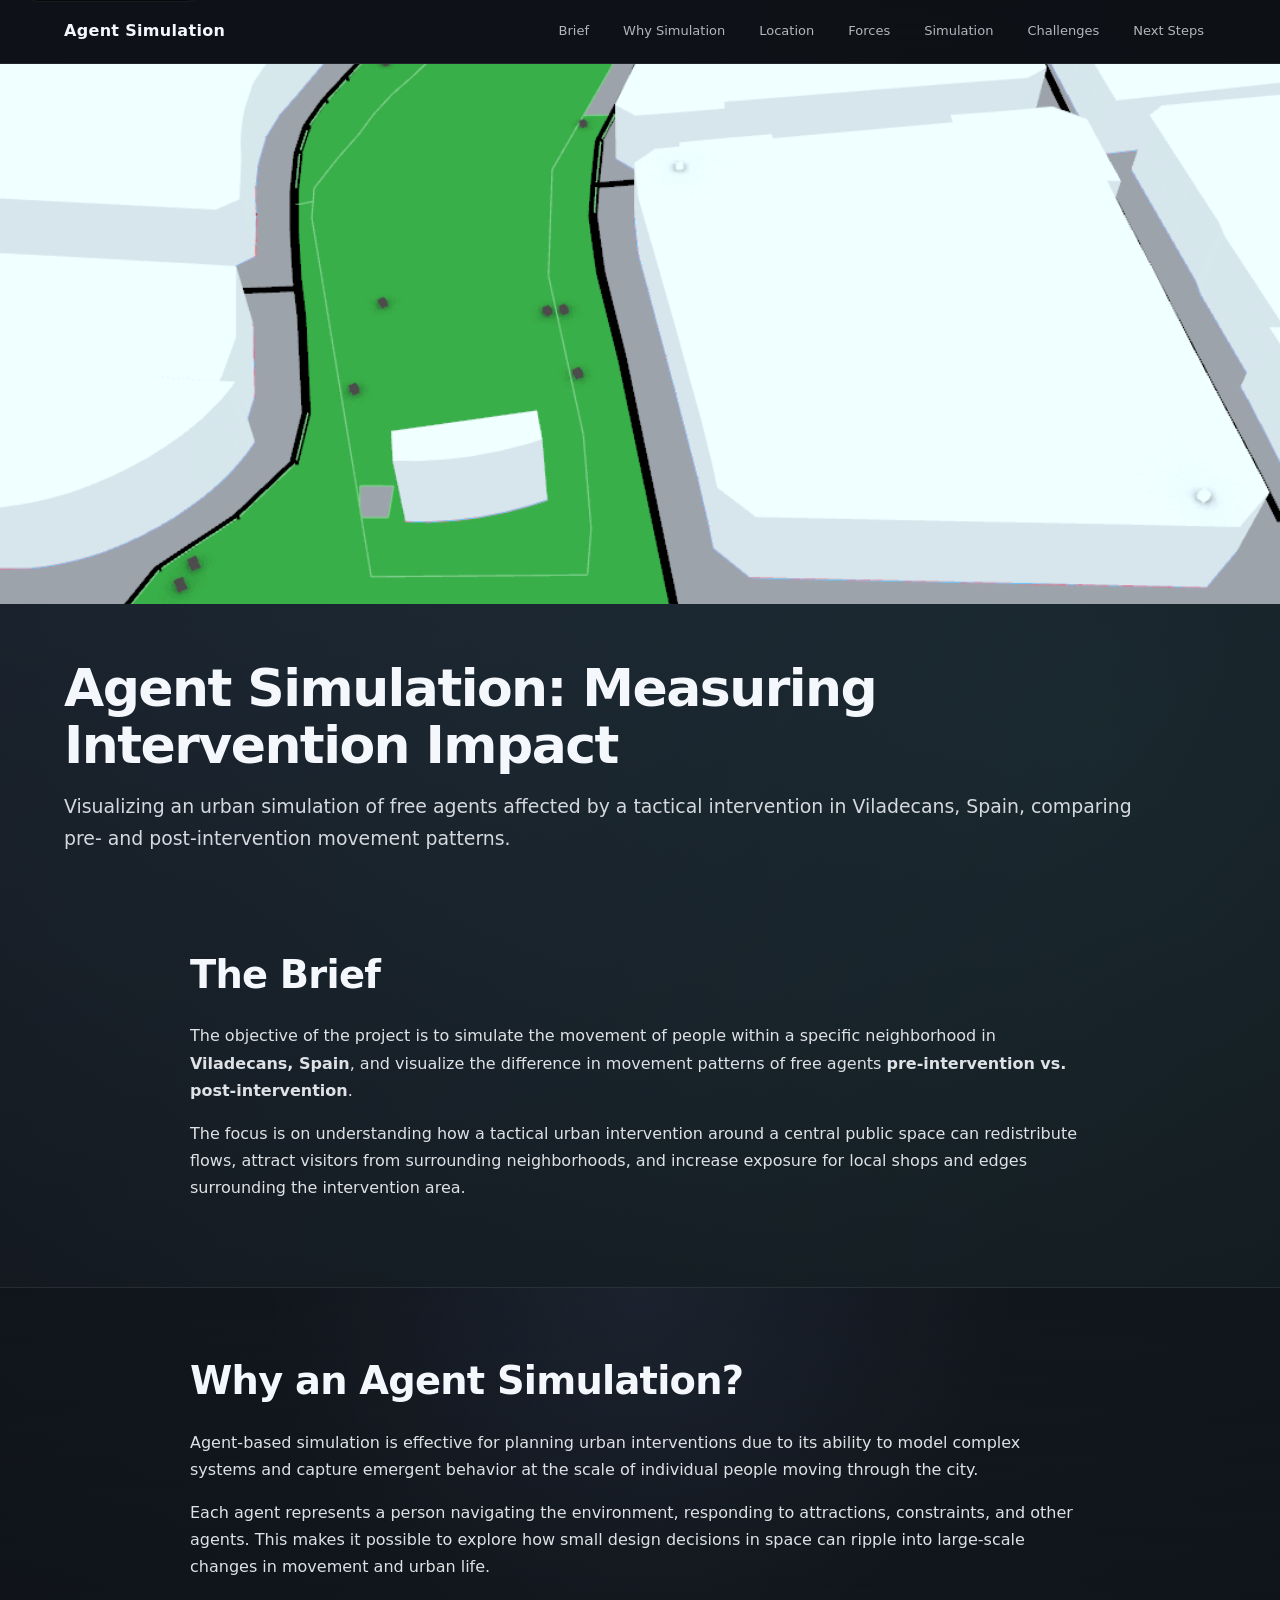
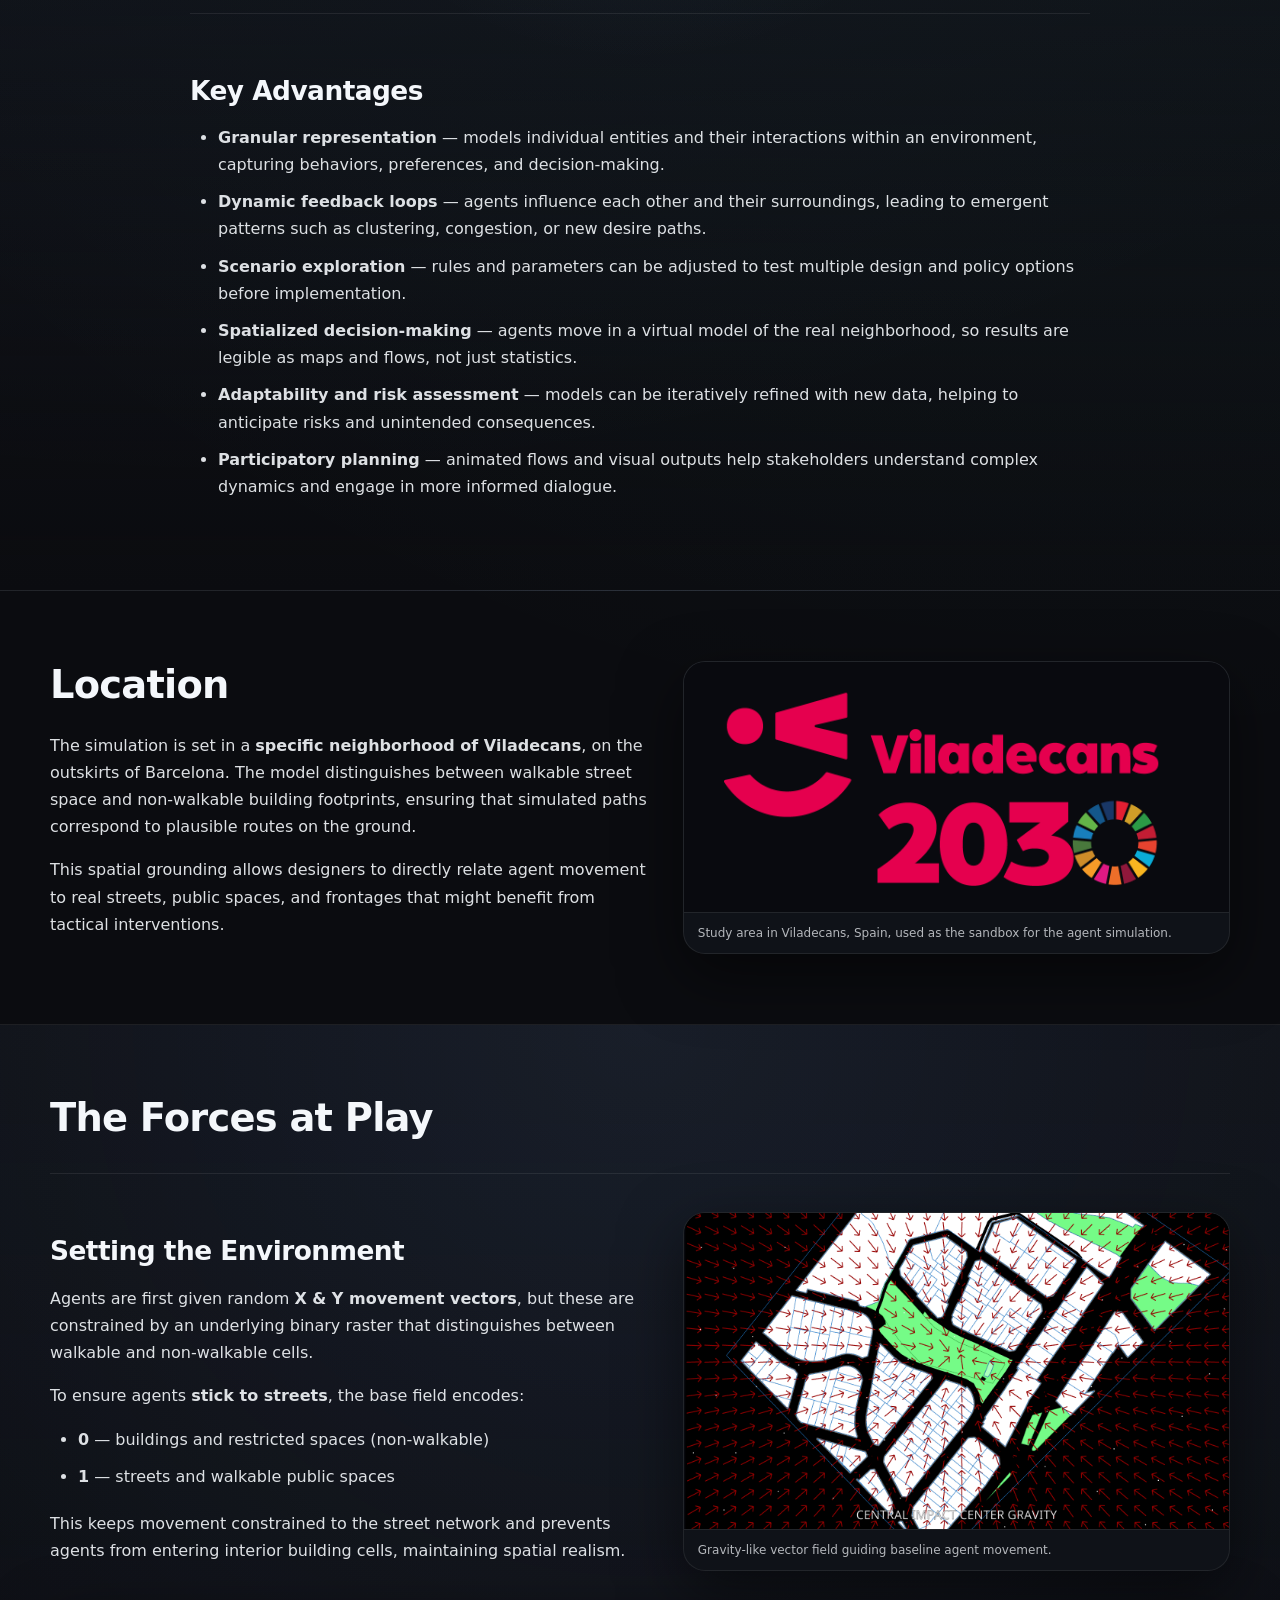
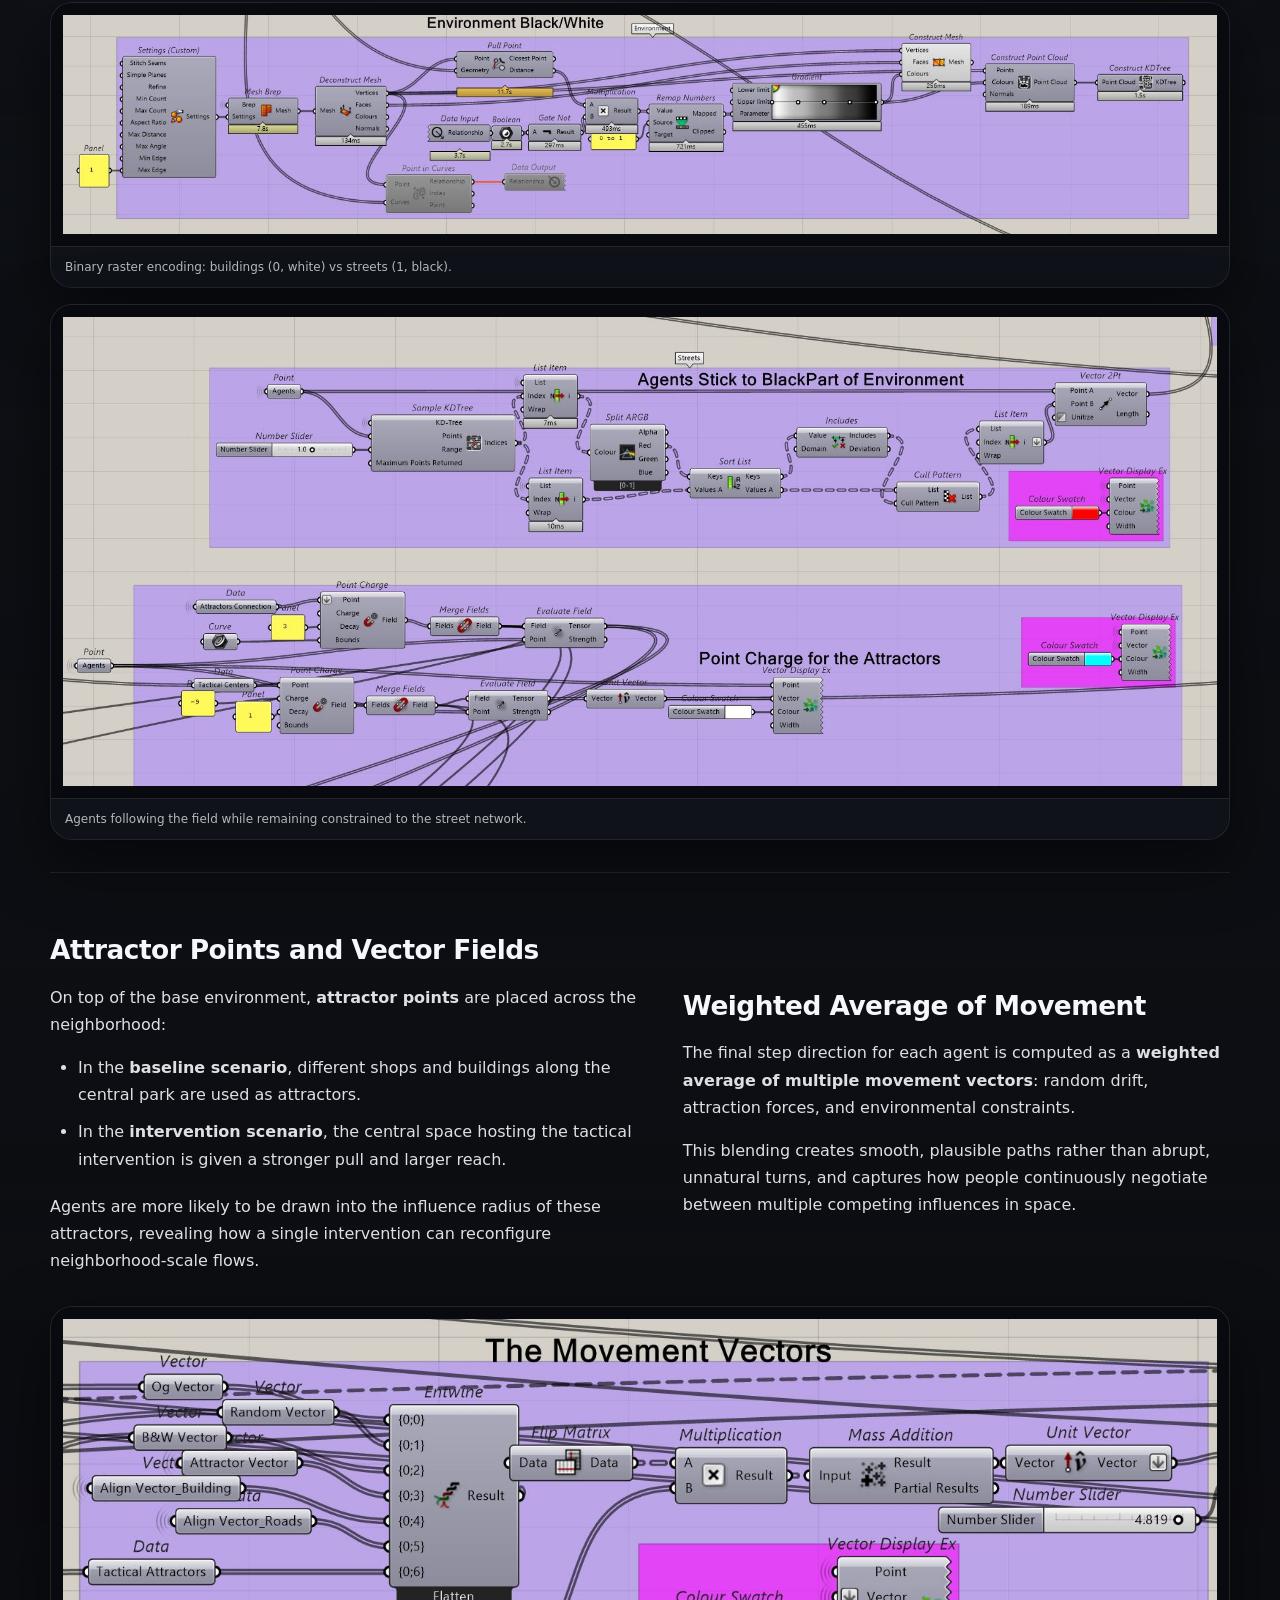
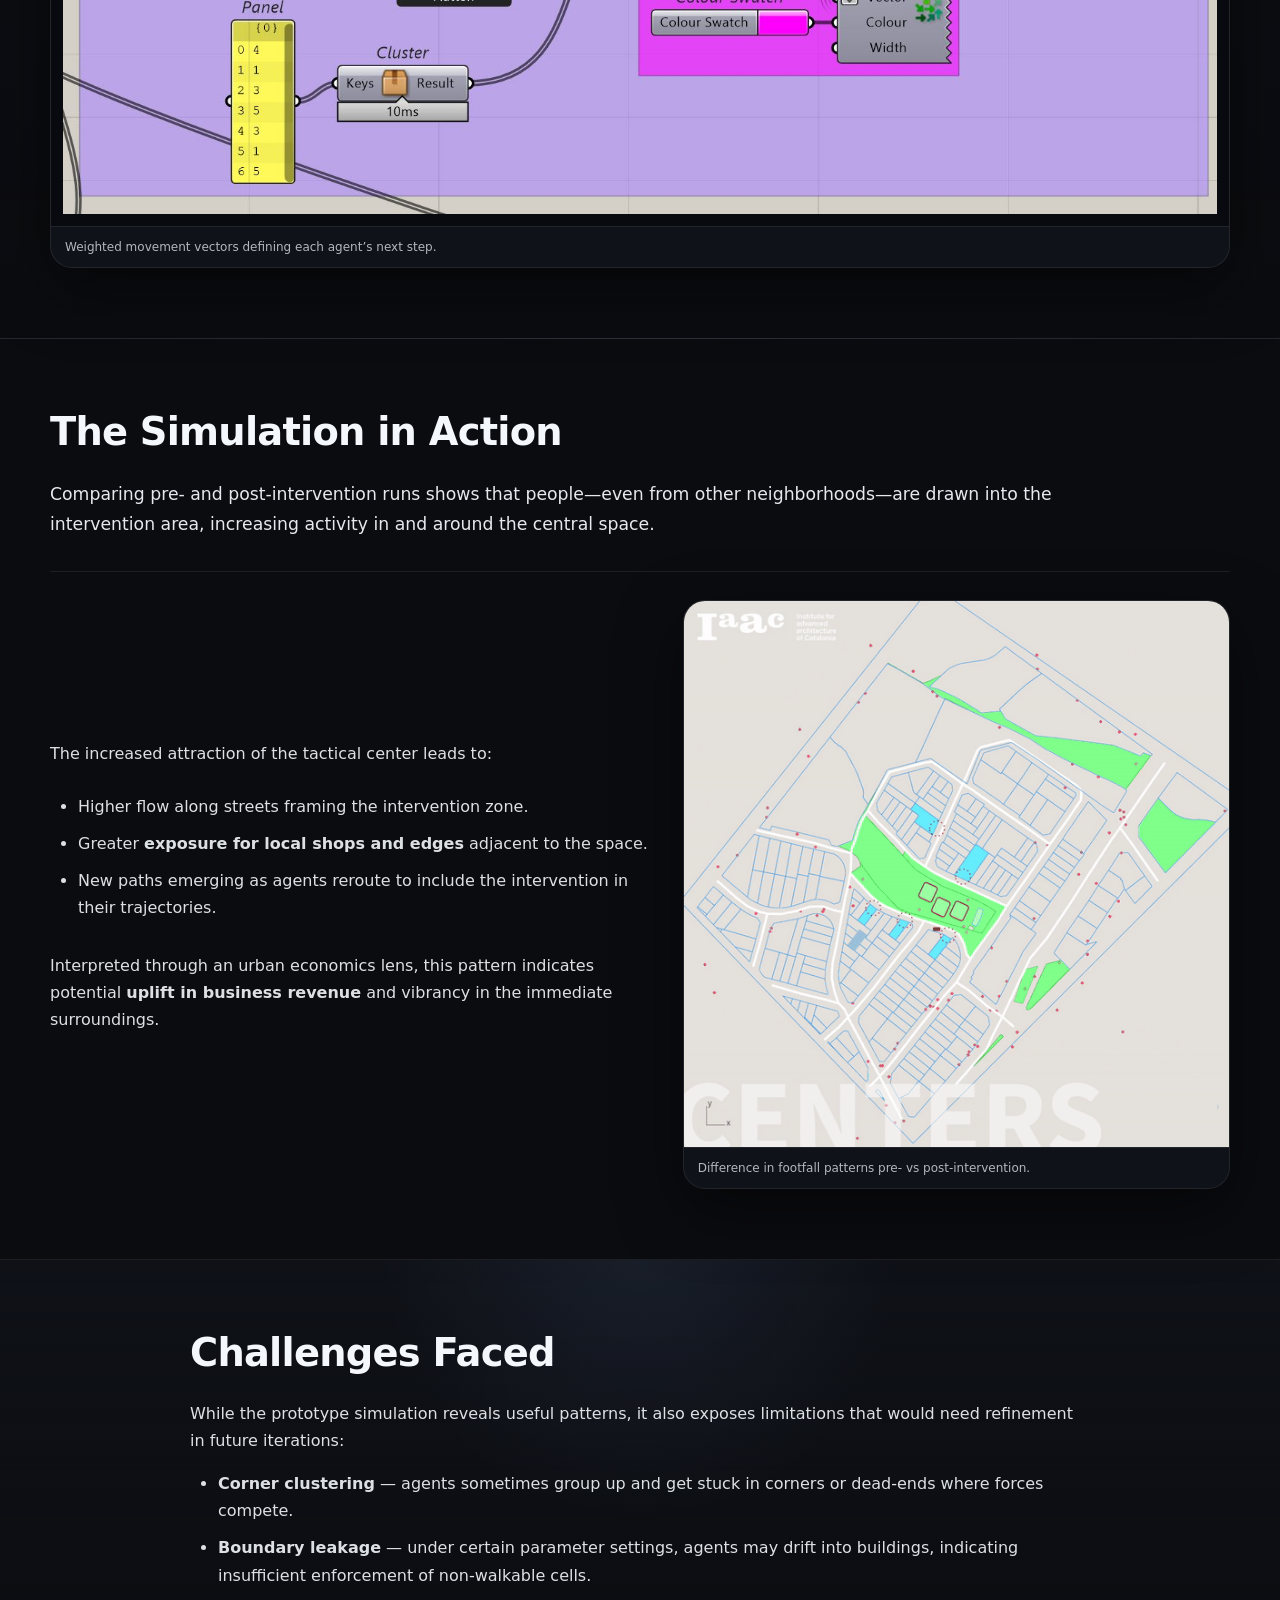
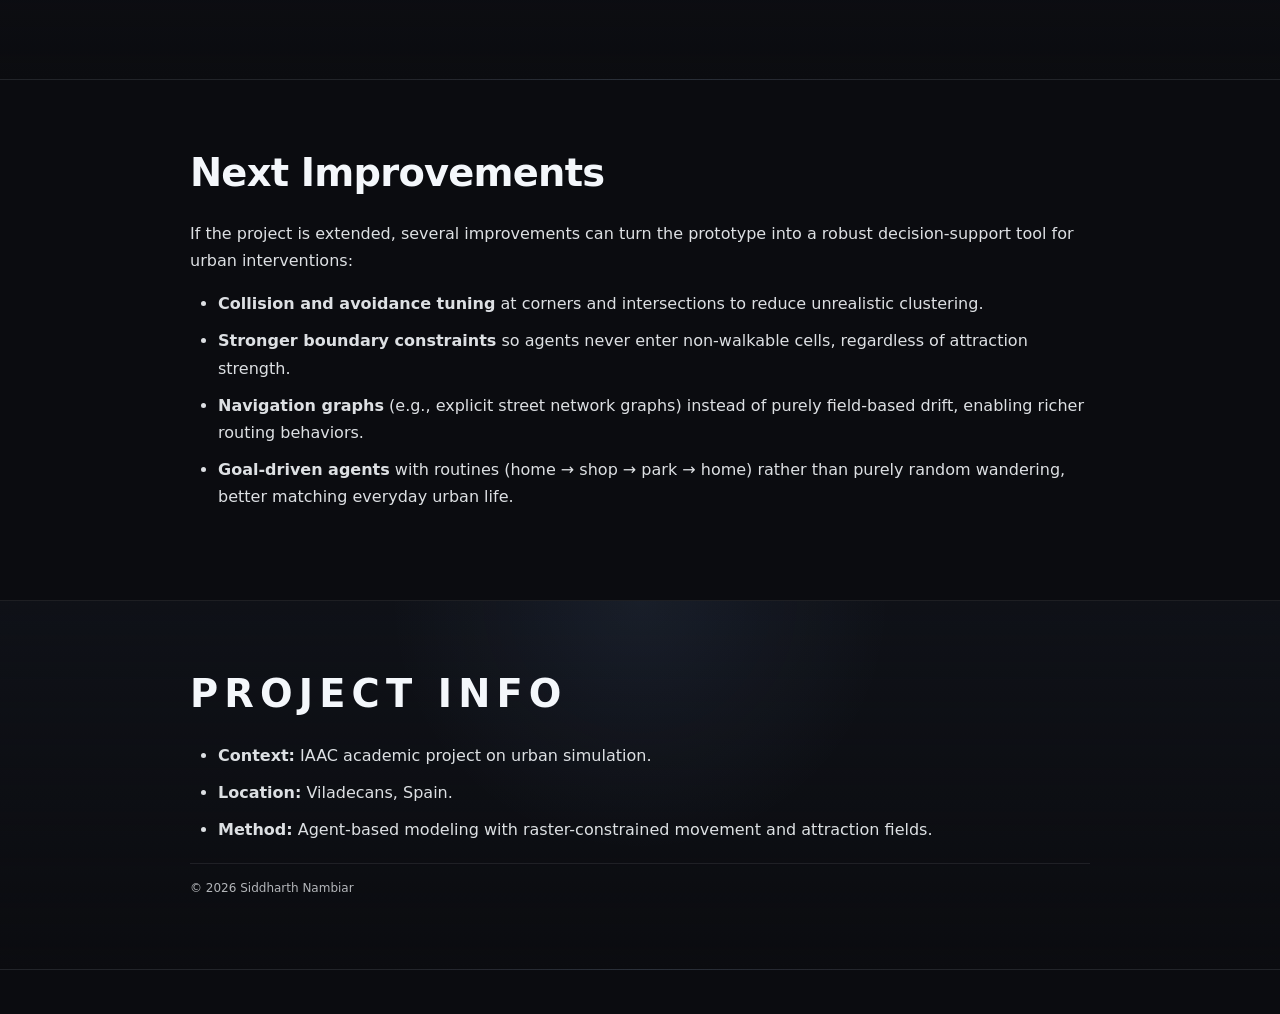
<file: posts/agentsim/index.html>
<!doctype html>
<html lang="en">
<head>
  <meta charset="utf-8" />
  <meta name="viewport" content="width=device-width, initial-scale=1" />
  <meta name="theme-color" content="#0b0c10" />
  <title>Agent Simulation: Measuring Intervention Impact</title>
  <meta name="description" content="Agent-based simulation of pedestrian movement in Viladecans, Spain, comparing pre- and post-intervention scenarios for a tactical urban intervention." />
  <link rel="stylesheet" href="./style.css" />
</head>

<body>
  <a class="skip-link" href="#brief">Skip to main content</a>
  <!-- Sticky top nav -->
  <header class="topbar">
    <div class="topbar__inner">
      <a class="brand" href="#top">Agent Simulation</a>
      <nav class="nav">
        <a href="#brief">Brief</a>
        <a href="#why-simulation">Why Simulation</a>
        <a href="#location">Location</a>
        <a href="#forces">Forces</a>
        <a href="#simulation">Simulation</a>
        <a href="#challenges">Challenges</a>
        <a href="#improvements">Next Steps</a>
      </nav>
    </div>
  </header>

  <main id="top" class="page">

    <!-- HERO -->
    <section class="hero">
      <div class="hero__bg">
        <img
          src="../assets/GIF_Rotate.gif"
          alt="Agent-based simulation cover"
          fetchpriority="high"
          loading="eager"
        />
      </div>

      <div class="hero__content">
        <h1>Agent Simulation: Measuring Intervention Impact</h1>
        <p class="subtitle">
          Visualizing an urban simulation of free agents affected by a tactical intervention in Viladecans, Spain, comparing pre- and post-intervention movement patterns.
        </p>
      </div>
    </section>

    <!-- BRIEF -->
    <section id="brief" class="section">
      <div class="container narrow">
        <h2>The Brief</h2>

        <p>
          The objective of the project is to simulate the movement of people within a specific neighborhood
          in <strong>Viladecans, Spain</strong>, and visualize the difference in movement patterns of free
          agents <strong>pre-intervention vs. post-intervention</strong>.
        </p>
        <p>
          The focus is on understanding how a tactical urban intervention around a central public space can
          redistribute flows, attract visitors from surrounding neighborhoods, and increase exposure for
          local shops and edges surrounding the intervention area.
        </p>
      </div>
    </section>

    <!-- WHY SIMULATION -->
    <section id="why-simulation" class="section section--alt">
      <div class="container narrow">
        <h2>Why an Agent Simulation?</h2>
        <p>
          Agent-based simulation is effective for planning urban interventions due to its ability to
          model complex systems and capture emergent behavior at the scale of individual people moving
          through the city.
        </p>
        <p>
          Each agent represents a person navigating the environment, responding to attractions,
          constraints, and other agents. This makes it possible to explore how small design decisions
          in space can ripple into large-scale changes in movement and urban life.
        </p>

        <div class="block">
          <h3>Key Advantages</h3>
          <ul class="bullets">
            <li>
              <strong>Granular representation</strong> — models individual entities and their interactions
              within an environment, capturing behaviors, preferences, and decision-making.
            </li>
            <li>
              <strong>Dynamic feedback loops</strong> — agents influence each other and their surroundings,
              leading to emergent patterns such as clustering, congestion, or new desire paths.
            </li>
            <li>
              <strong>Scenario exploration</strong> — rules and parameters can be adjusted to test multiple
              design and policy options before implementation.
            </li>
            <li>
              <strong>Spatialized decision-making</strong> — agents move in a virtual model of the real
              neighborhood, so results are legible as maps and flows, not just statistics.
            </li>
            <li>
              <strong>Adaptability and risk assessment</strong> — models can be iteratively refined with
              new data, helping to anticipate risks and unintended consequences.
            </li>
            <li>
              <strong>Participatory planning</strong> — animated flows and visual outputs help
              stakeholders understand complex dynamics and engage in more informed dialogue.
            </li>
          </ul>
        </div>
      </div>
    </section>

    <!-- LOCATION -->
    <section id="location" class="section">
      <div class="container">
        <div class="grid two">
          <div>
            <h2>Location</h2>
            <p>
              The simulation is set in a <strong>specific neighborhood of Viladecans</strong>, on the
              outskirts of Barcelona. The model distinguishes between walkable street space and non-walkable
              building footprints, ensuring that simulated paths correspond to plausible routes on the ground.
            </p>
            <p>
              This spatial grounding allows designers to directly relate agent movement to real streets,
              public spaces, and frontages that might benefit from tactical interventions.
            </p>
          </div>

          <figure class="media">
            <img
              src="../assets/viladecans.png"
              alt="Map of Viladecans, Spain"
              width="1172"
              height="538"
              loading="lazy"
            />
            <figcaption>Study area in Viladecans, Spain, used as the sandbox for the agent simulation.</figcaption>
          </figure>
        </div>
      </div>
    </section>

    <!-- FORCES AT PLAY -->
    <section id="forces" class="section section--alt">
      <div class="container">
        <h2>The Forces at Play</h2>

        <div class="block">
          <div class="grid two">
            <div>
              <h3>Setting the Environment</h3>
              <p>
                Agents are first given random <strong>X &amp; Y movement vectors</strong>, but these are
                constrained by an underlying binary raster that distinguishes between walkable and
                non-walkable cells.
              </p>
              <p>
                To ensure agents <strong>stick to streets</strong>, the base field encodes:
              </p>
              <ul class="bullets">
                <li><strong>0</strong> — buildings and restricted spaces (non-walkable)</li>
                <li><strong>1</strong> — streets and walkable public spaces</li>
              </ul>
              <p>
                This keeps movement constrained to the street network and prevents agents from entering
                interior building cells, maintaining spatial realism.
              </p>
            </div>

            <figure class="media">
              <img
                src="../assets/gravityGIF.gif"
                alt="Gravity-based attraction field for agent movement"
                width="1430"
                height="828"
                loading="lazy"
              />
              <figcaption>Gravity-like vector field guiding baseline agent movement.</figcaption>
            </figure>
          </div>

          <figure class="media full" style="margin-top:22px;">
            <img
              src="../assets/Blac&whiteCode.JPG"
              alt="Binary raster separating buildings and streets"
              width="1756"
              height="333"
              loading="lazy"
            />
            <figcaption>Binary raster encoding: buildings (0, white) vs streets (1, black).</figcaption>
          </figure>

          <figure class="media full" style="margin-top:16px;">
            <img
              src="../assets/Agents&Field.JPG"
              alt="Agents interacting with the underlying movement field"
              width="1827"
              height="743"
              loading="lazy"
            />
            <figcaption>Agents following the field while remaining constrained to the street network.</figcaption>
          </figure>
        </div>

        <div class="block">
          <div class="grid two">
            <div>
              <h3>Attractor Points and Vector Fields</h3>
              <p>
                On top of the base environment, <strong>attractor points</strong> are placed across the
                neighborhood:
              </p>
              <ul class="bullets">
                <li>
                  In the <strong>baseline scenario</strong>, different shops and buildings along the
                  central park are used as attractors.
                </li>
                <li>
                  In the <strong>intervention scenario</strong>, the central space hosting the tactical
                  intervention is given a stronger pull and larger reach.
                </li>
              </ul>
              <p>
                Agents are more likely to be drawn into the influence radius of these attractors, revealing
                how a single intervention can reconfigure neighborhood-scale flows.
              </p>
            </div>

            <div>
              <h3>Weighted Average of Movement</h3>
              <p>
                The final step direction for each agent is computed as a
                <strong>weighted average of multiple movement vectors</strong>: random drift, attraction
                forces, and environmental constraints.
              </p>
              <p>
                This blending creates smooth, plausible paths rather than abrupt, unnatural turns, and
                captures how people continuously negotiate between multiple competing influences in space.
              </p>
            </div>
          </div>

          <figure class="media full" style="margin-top:16px;">
            <img
              src="../assets/WeightedAVG.JPG"
              alt="Weighted average of agent movement vectors"
              width="1578"
              height="676"
              loading="lazy"
            />
            <figcaption>Weighted movement vectors defining each agent’s next step.</figcaption>
          </figure>
        </div>
      </div>
    </section>

    <!-- SIMULATION IN ACTION -->
    <section id="simulation" class="section">
      <div class="container">
        <h2>The Simulation in Action</h2>
        <p class="lead">
          Comparing pre- and post-intervention runs shows that people—even from other neighborhoods—are
          drawn into the intervention area, increasing activity in and around the central space.
        </p>

        <div class="block">
          <div class="grid two">
            <div class="simulation-text">
              <p>
                The increased attraction of the tactical center leads to:
              </p>
              <ul class="bullets">
                <li>Higher flow along streets framing the intervention zone.</li>
                <li>Greater <strong>exposure for local shops and edges</strong> adjacent to the space.</li>
                <li>
                  New paths emerging as agents reroute to include the intervention in their trajectories.
                </li>
              </ul>
              <p>
                Interpreted through an urban economics lens, this pattern indicates potential
                <strong>uplift in business revenue</strong> and vibrancy in the immediate surroundings.
              </p>
            </div>

            <figure class="media">
              <img
                src="../assets/Impact_Intervention.gif"
                alt="Impact of urban intervention on agent flows"
                width="600"
                height="600"
                loading="lazy"
              />
              <figcaption>Difference in footfall patterns pre- vs post-intervention.</figcaption>
            </figure>
          </div>
        </div>
      </div>
    </section>

    <!-- CHALLENGES -->
    <section id="challenges" class="section section--alt">
      <div class="container narrow">
        <h2>Challenges Faced</h2>
        <p>
          While the prototype simulation reveals useful patterns, it also exposes limitations that would
          need refinement in future iterations:
        </p>
        <ul class="bullets">
          <li>
            <strong>Corner clustering</strong> — agents sometimes group up and get stuck in corners or
            dead-ends where forces compete.
          </li>
          <li>
            <strong>Boundary leakage</strong> — under certain parameter settings, agents may drift into
            buildings, indicating insufficient enforcement of non-walkable cells.
          </li>
        </ul>
      </div>
    </section>

    <!-- NEXT STEPS -->
    <section id="improvements" class="section">
      <div class="container narrow">
        <h2>Next Improvements</h2>
        <p>
          If the project is extended, several improvements can turn the prototype into a robust
          decision-support tool for urban interventions:
        </p>
        <ul class="bullets">
          <li>
            <strong>Collision and avoidance tuning</strong> at corners and intersections to reduce
            unrealistic clustering.
          </li>
          <li>
            <strong>Stronger boundary constraints</strong> so agents never enter non-walkable cells,
            regardless of attraction strength.
          </li>
          <li>
            <strong>Navigation graphs</strong> (e.g., explicit street network graphs) instead of purely
            field-based drift, enabling richer routing behaviors.
          </li>
          <li>
            <strong>Goal-driven agents</strong> with routines (home → shop → park → home) rather than
            purely random wandering, better matching everyday urban life.
          </li>
        </ul>
      </div>
    </section>

    <!-- SOURCES / FOOTER STYLE -->
    <section class="section section--alt">
      <div class="container narrow">
        <h2 class="caps">PROJECT INFO</h2>
        <ul class="bullets">
          <li><strong>Context:</strong> IAAC academic project on urban simulation.</li>
          <li><strong>Location:</strong> Viladecans, Spain.</li>
          <li><strong>Method:</strong> Agent-based modeling with raster-constrained movement and attraction fields.</li>
        </ul>

        <div class="footerline">
          <span>© <span id="year"></span> Siddharth Nambiar</span>
        </div>
      </div>
    </section>

  </main>

  <script>
    document.getElementById("year").textContent = new Date().getFullYear();
  </script>
</body>
</html>
</file>
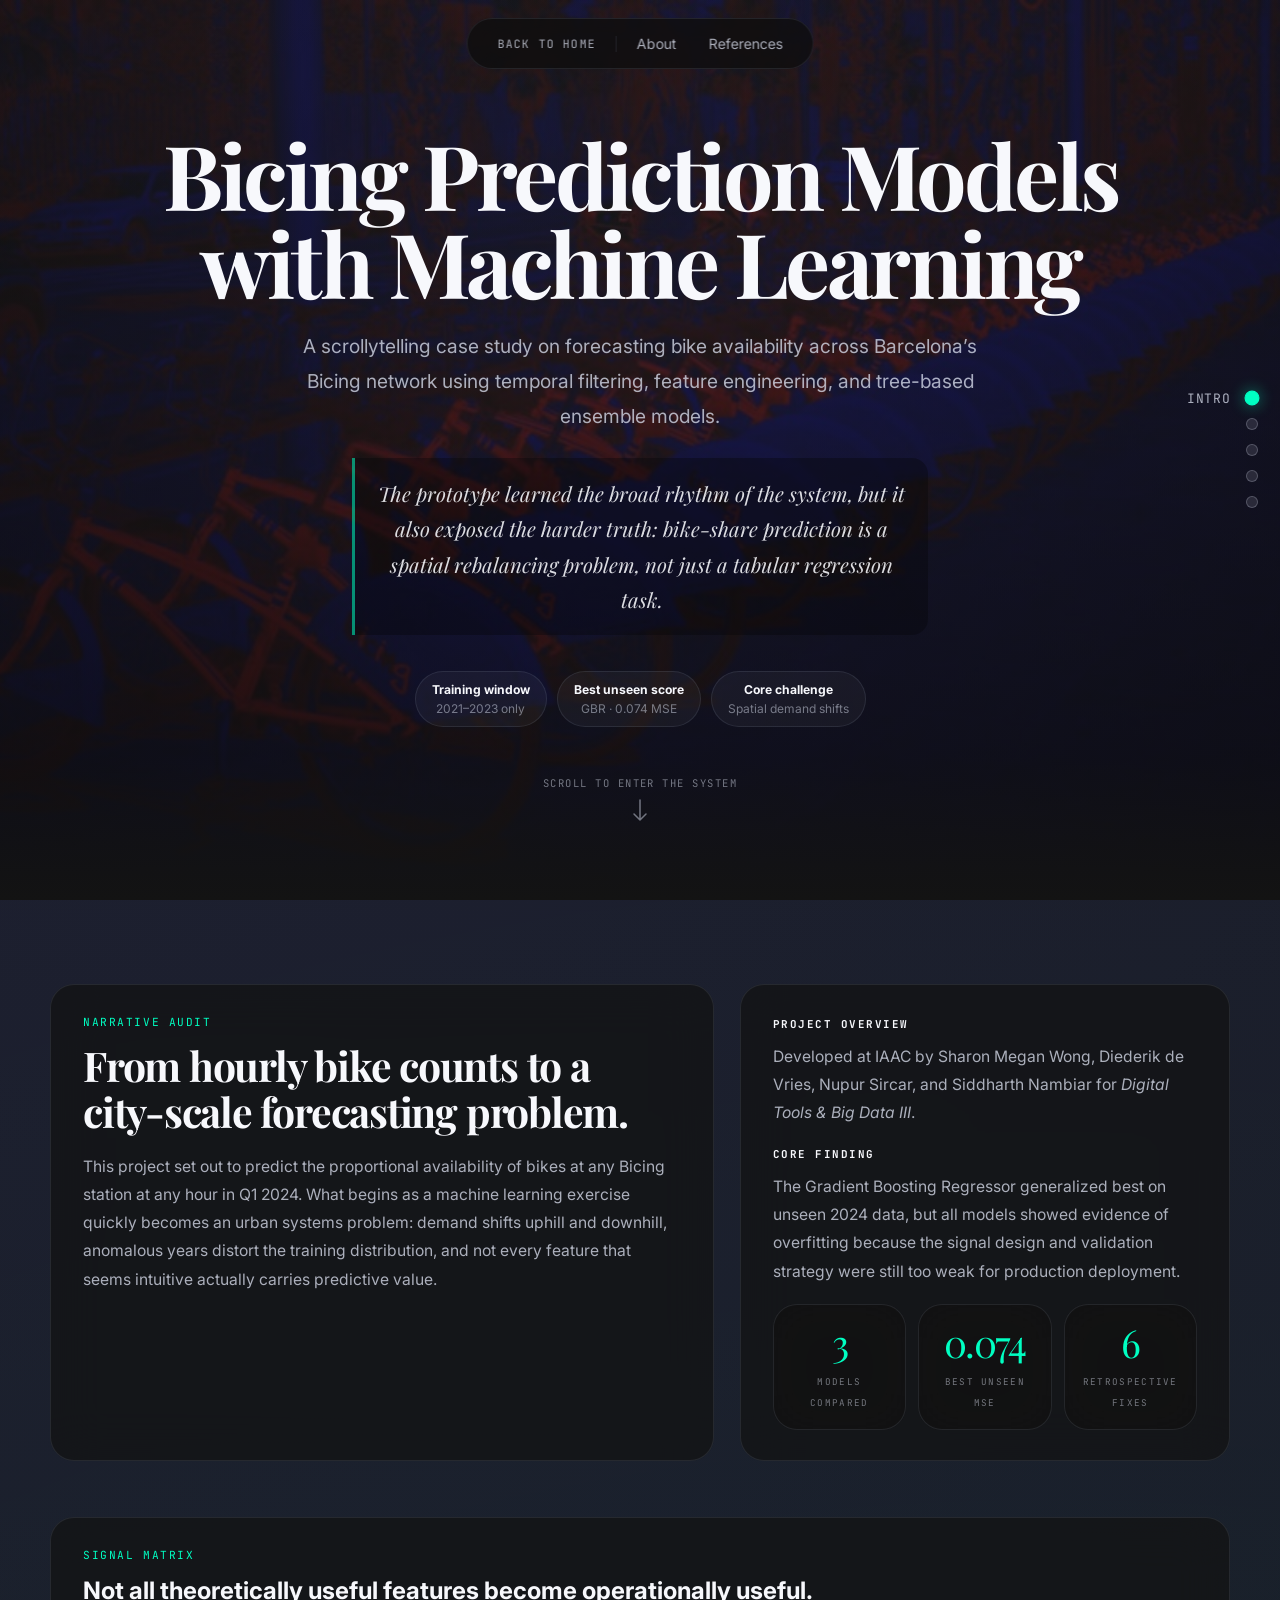
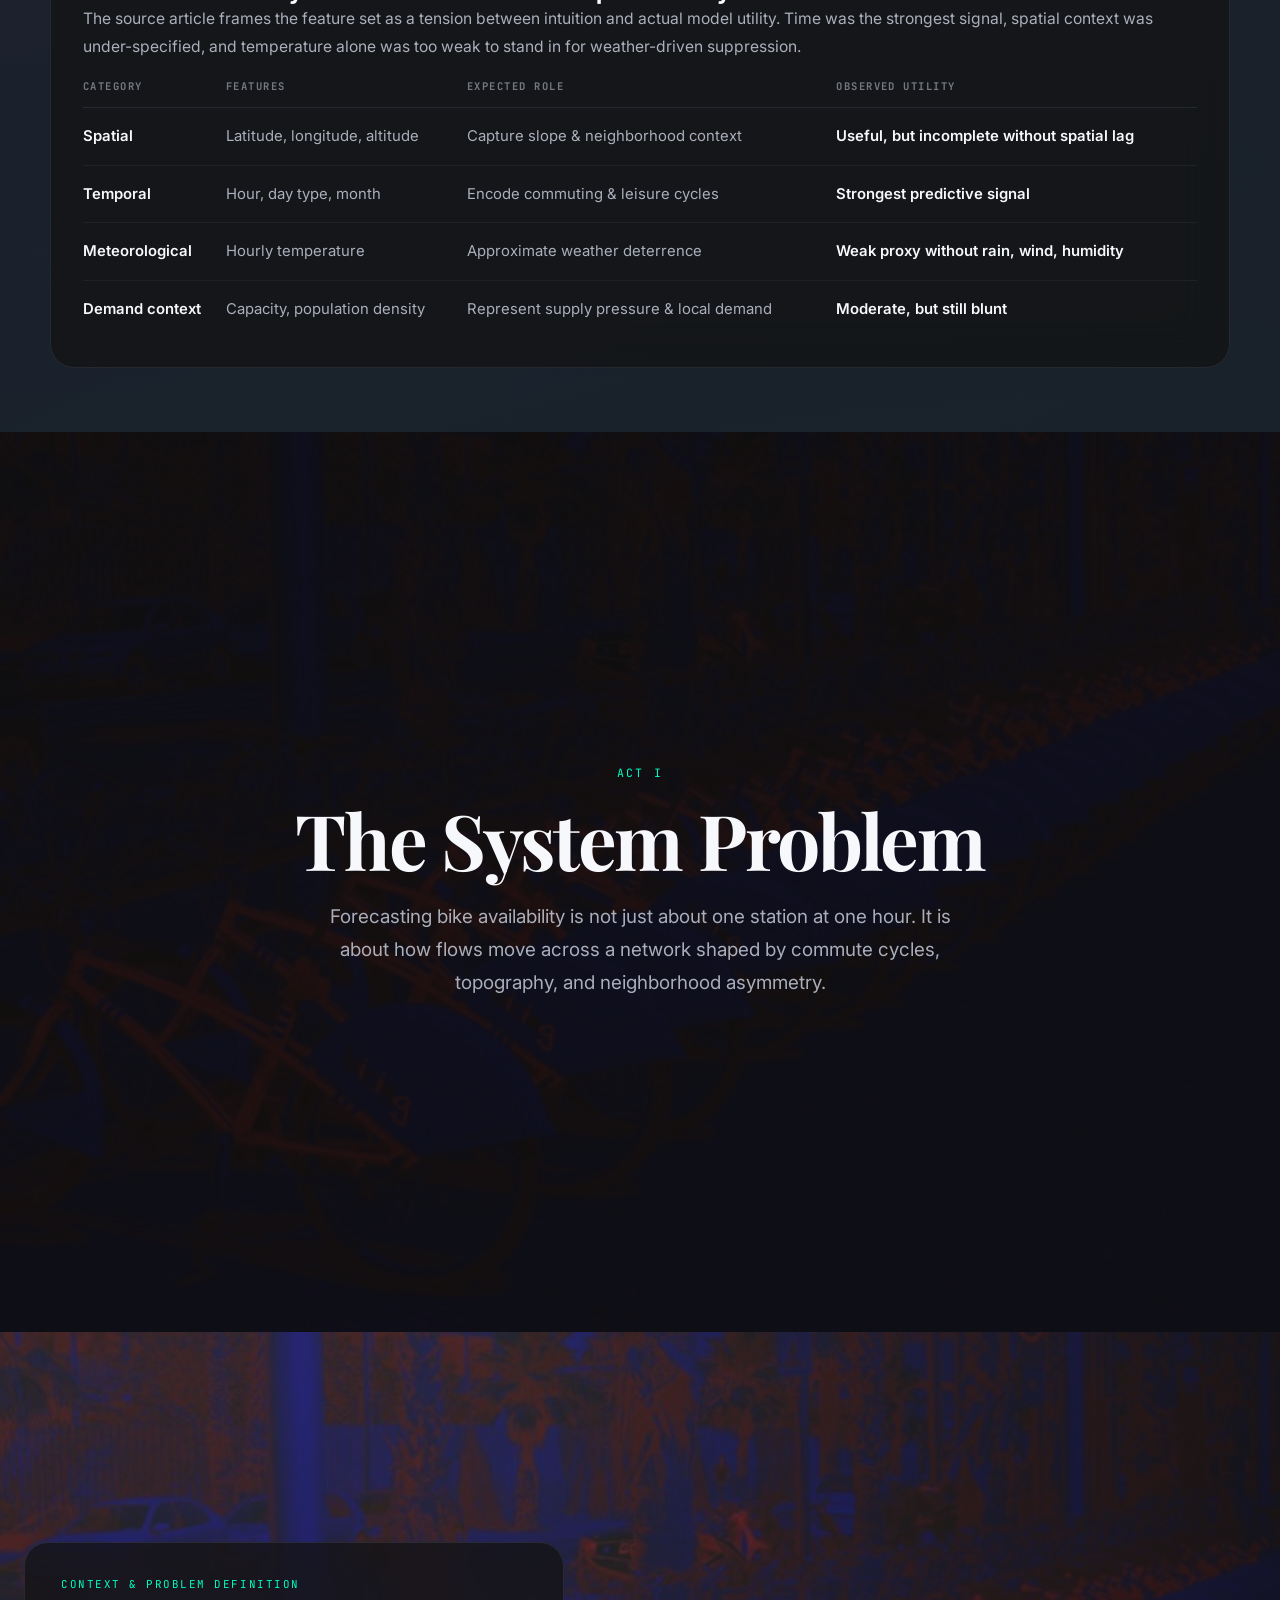
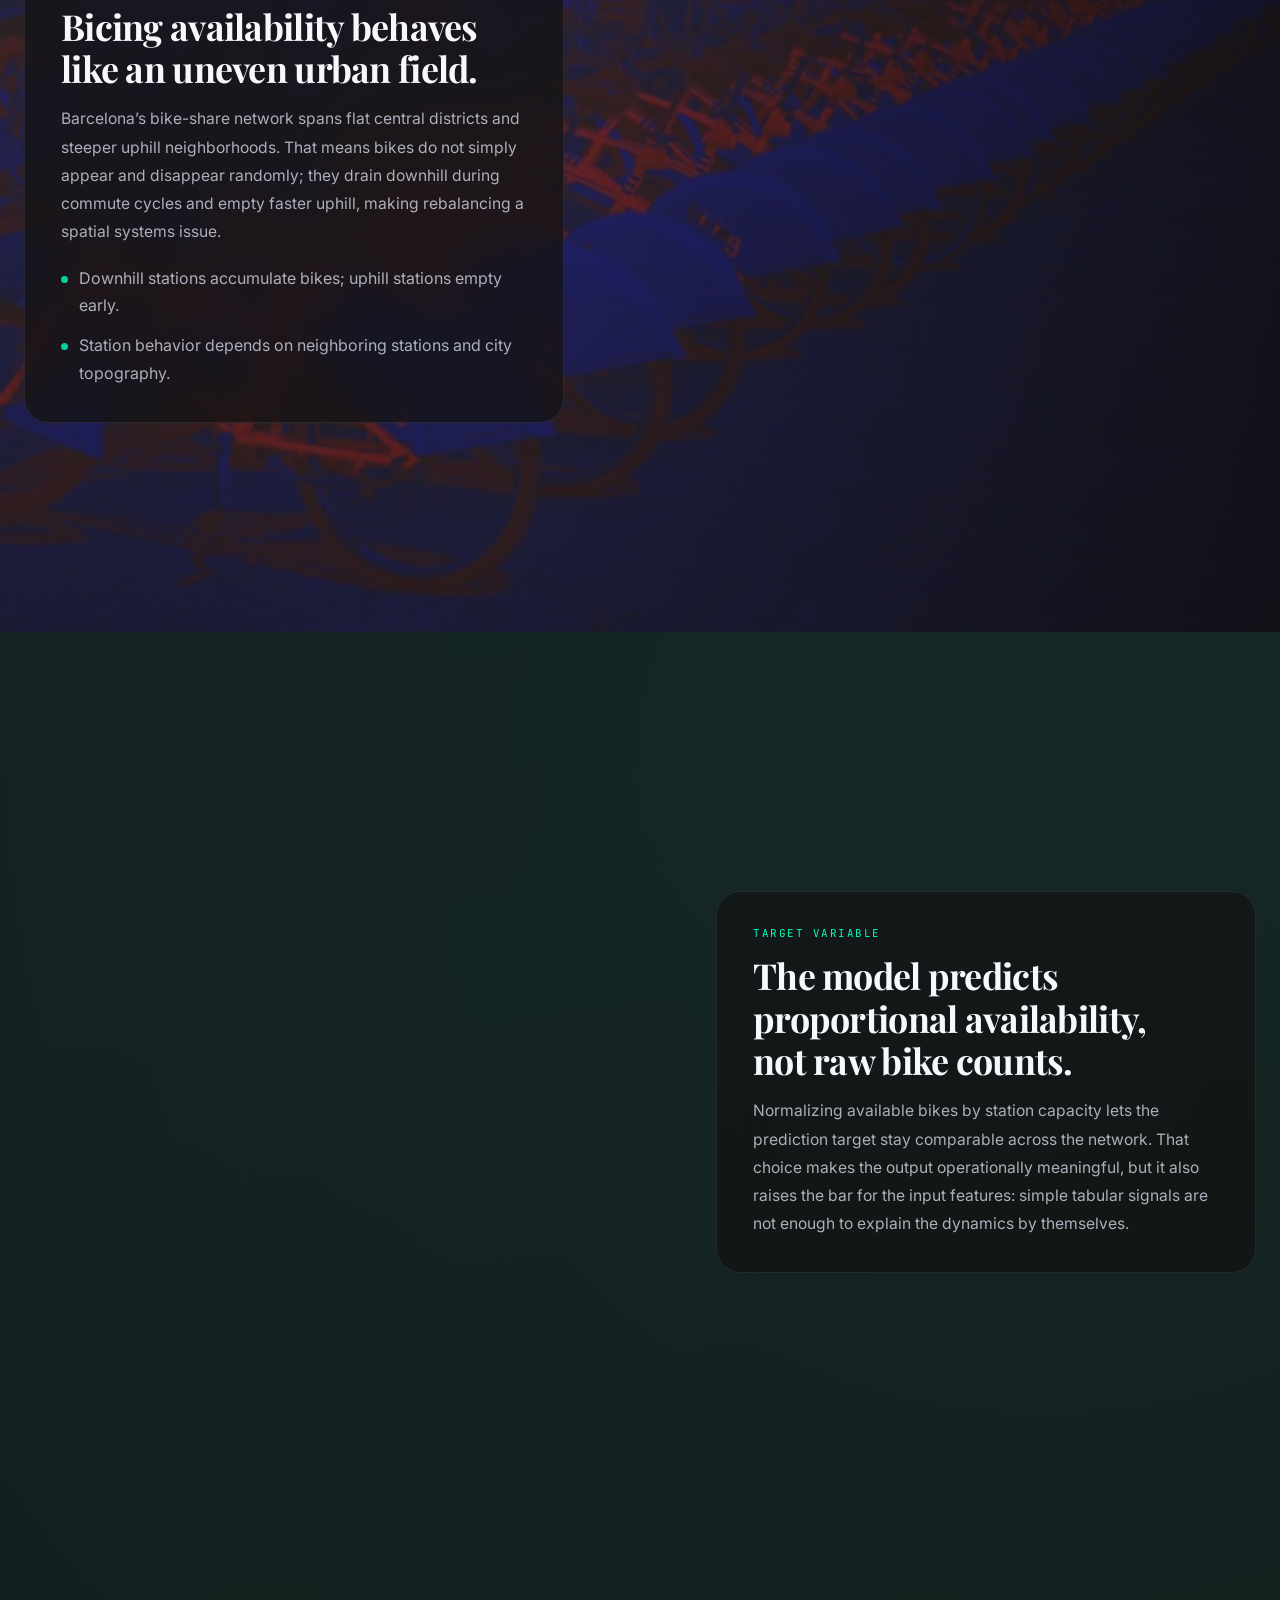
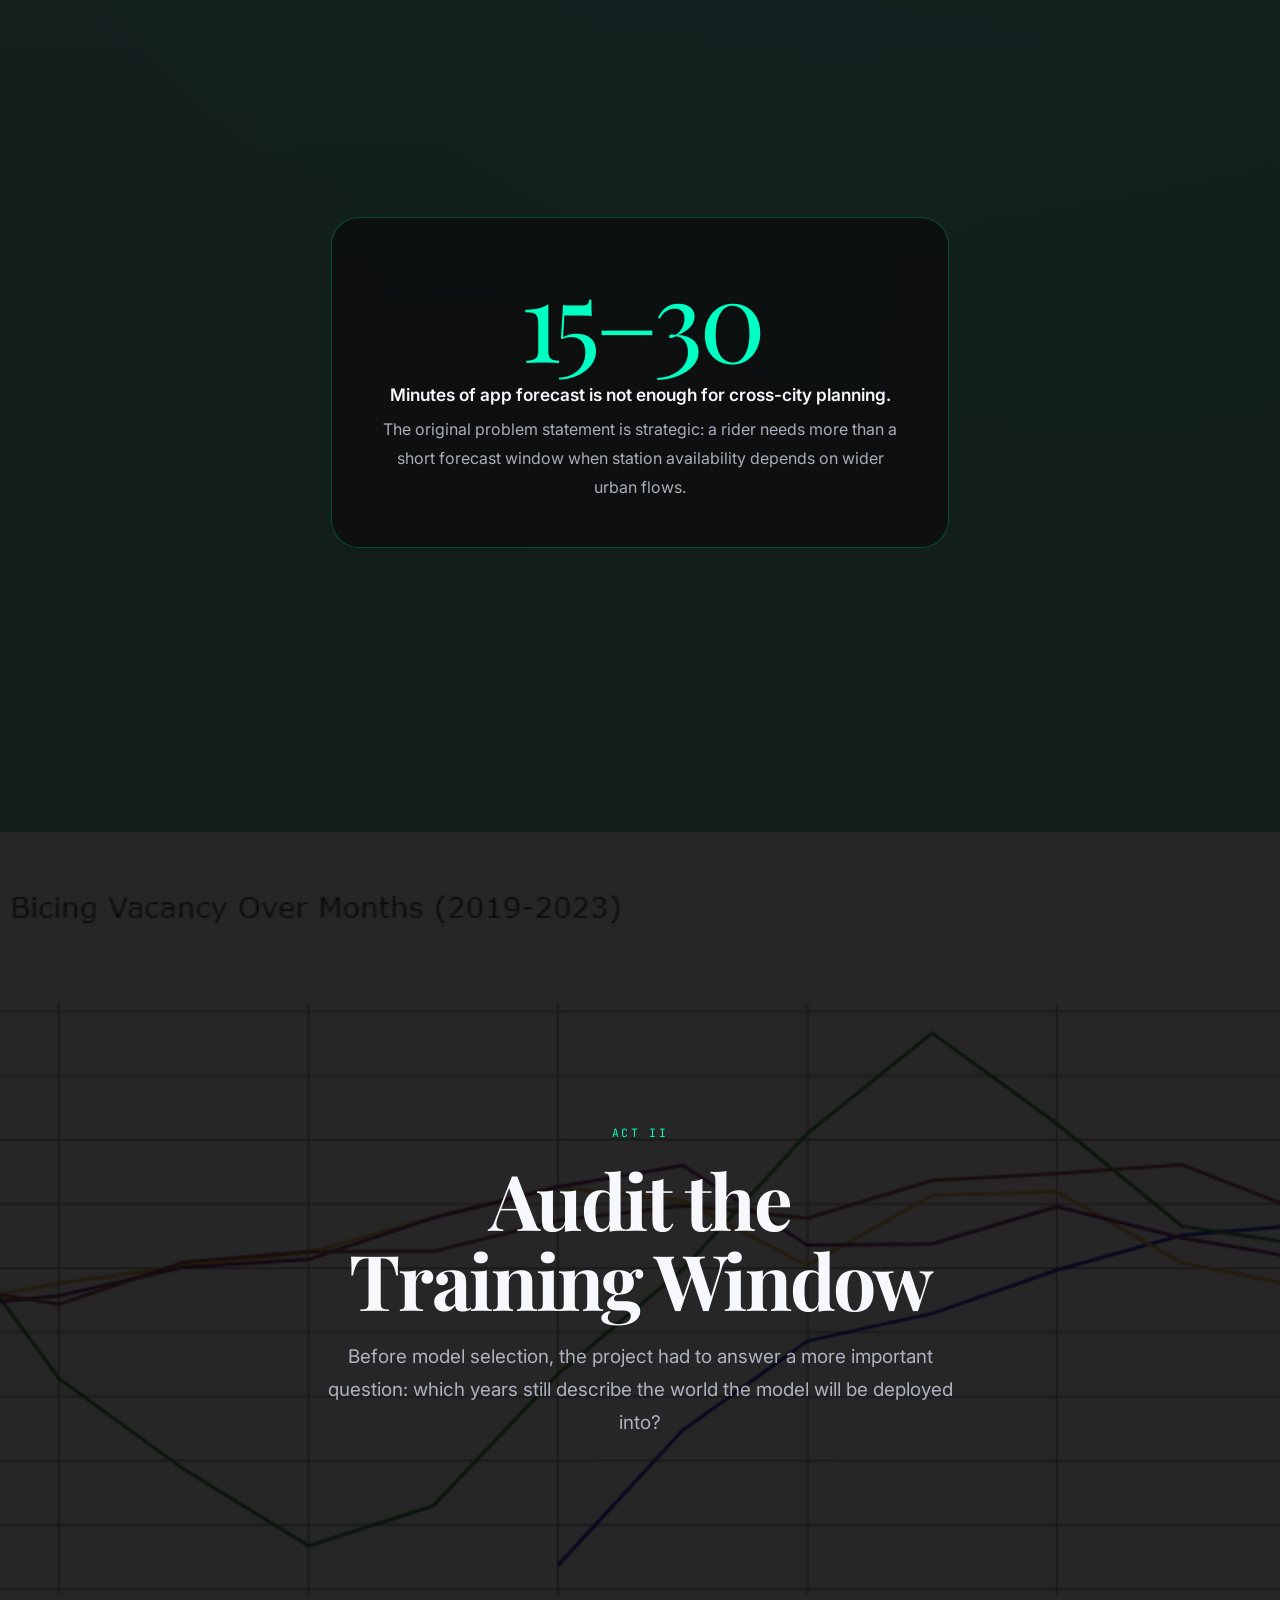
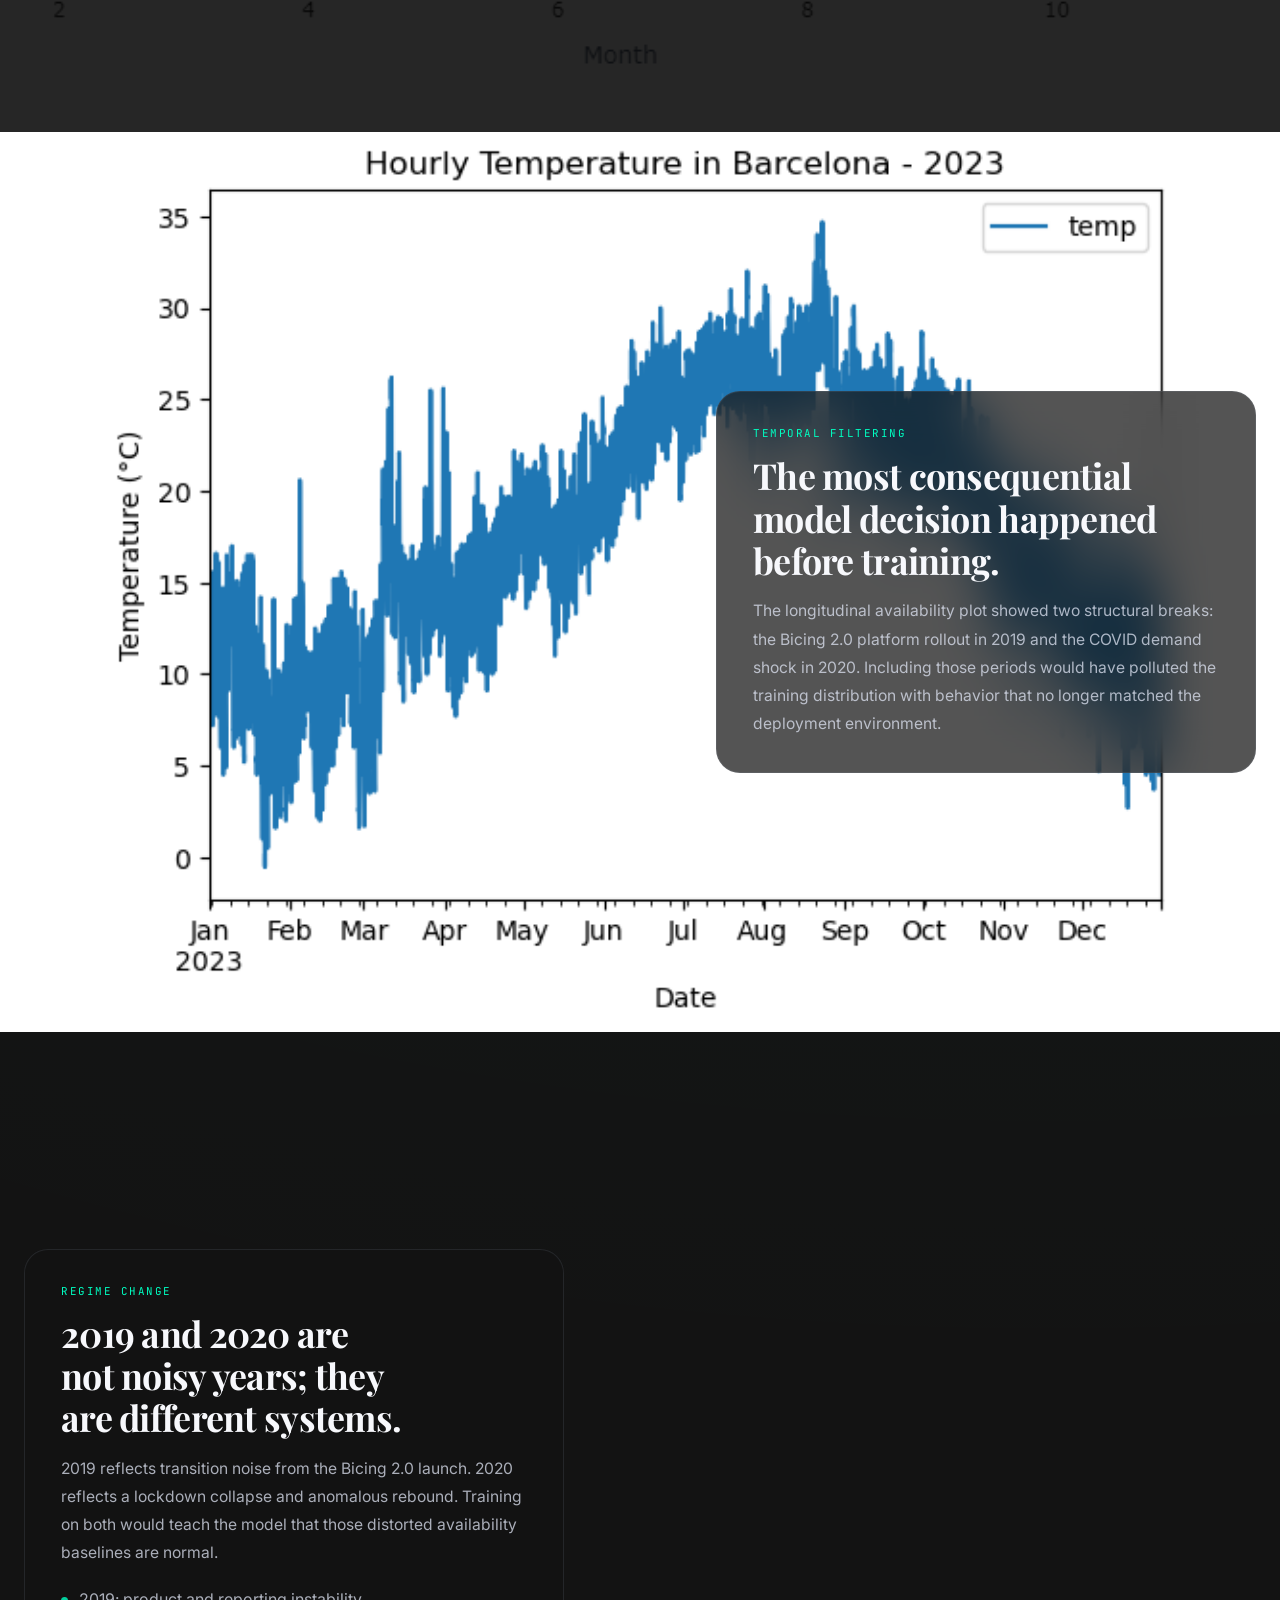
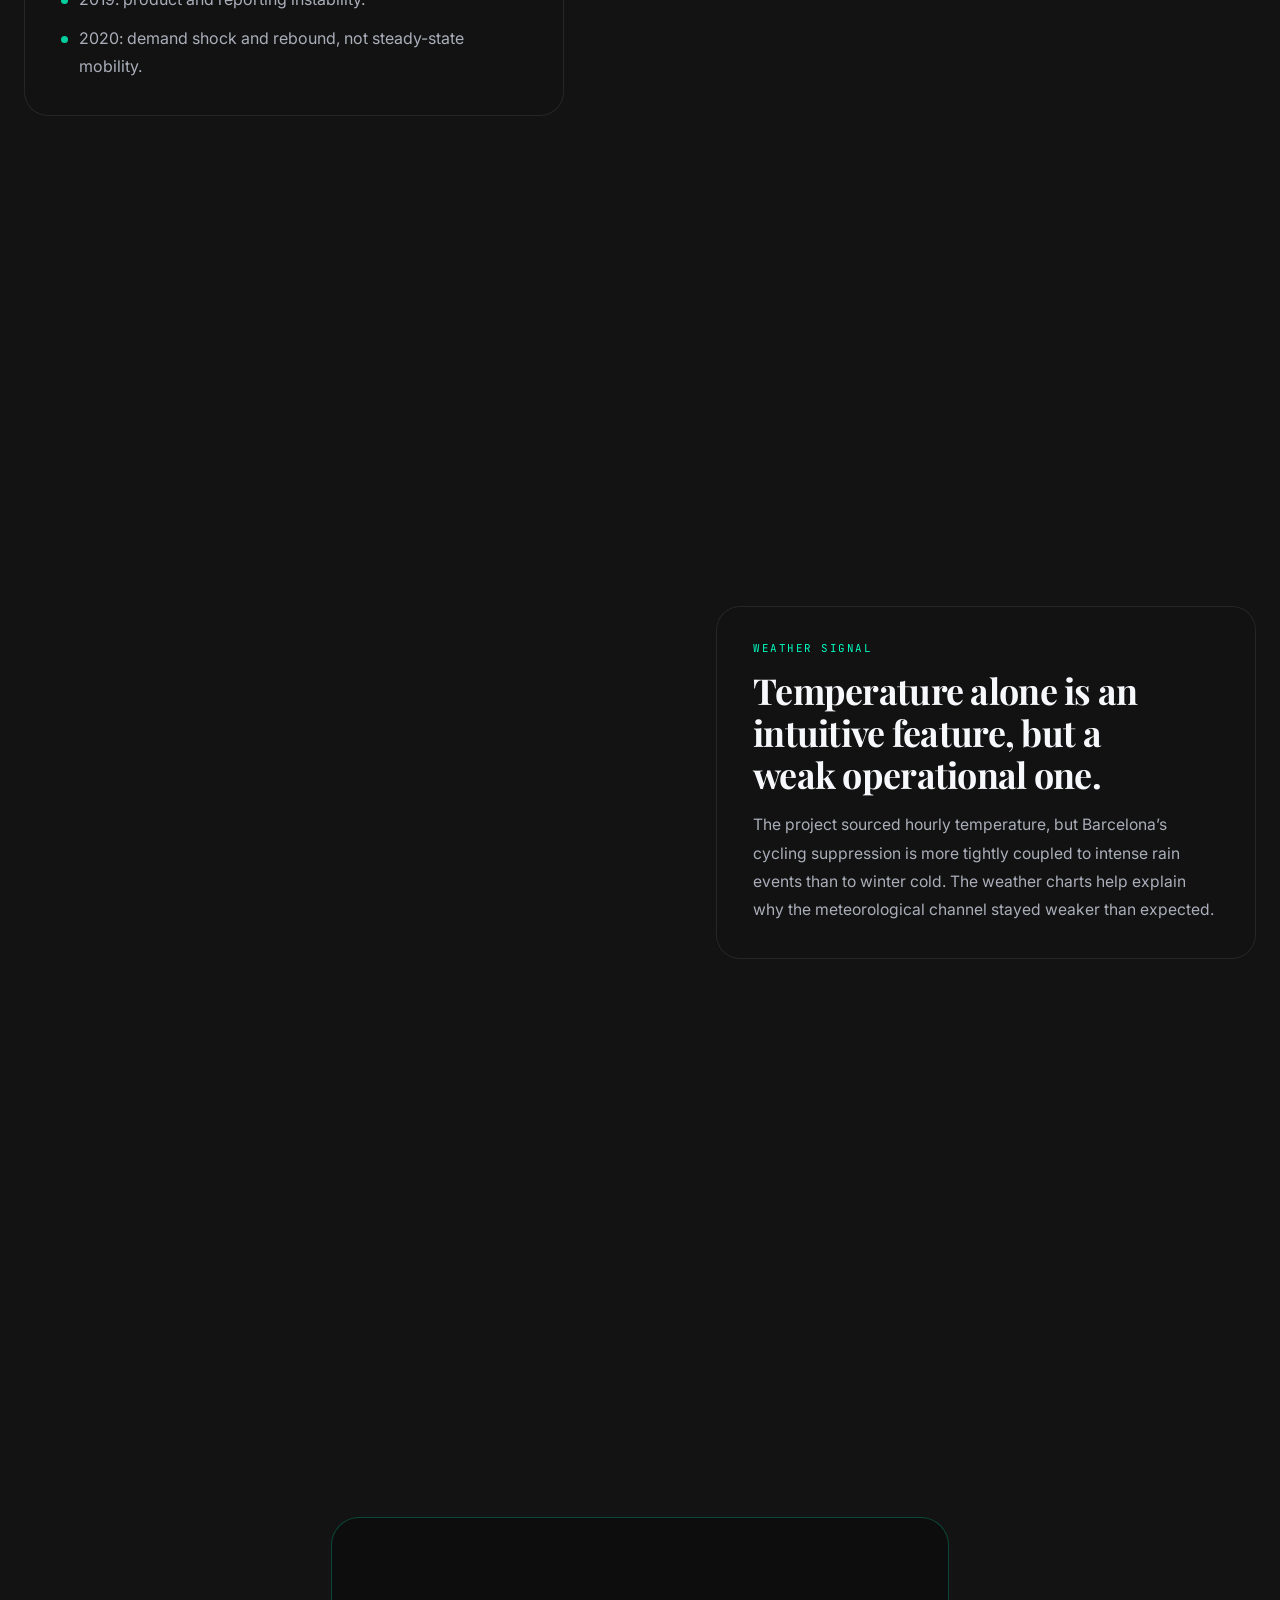
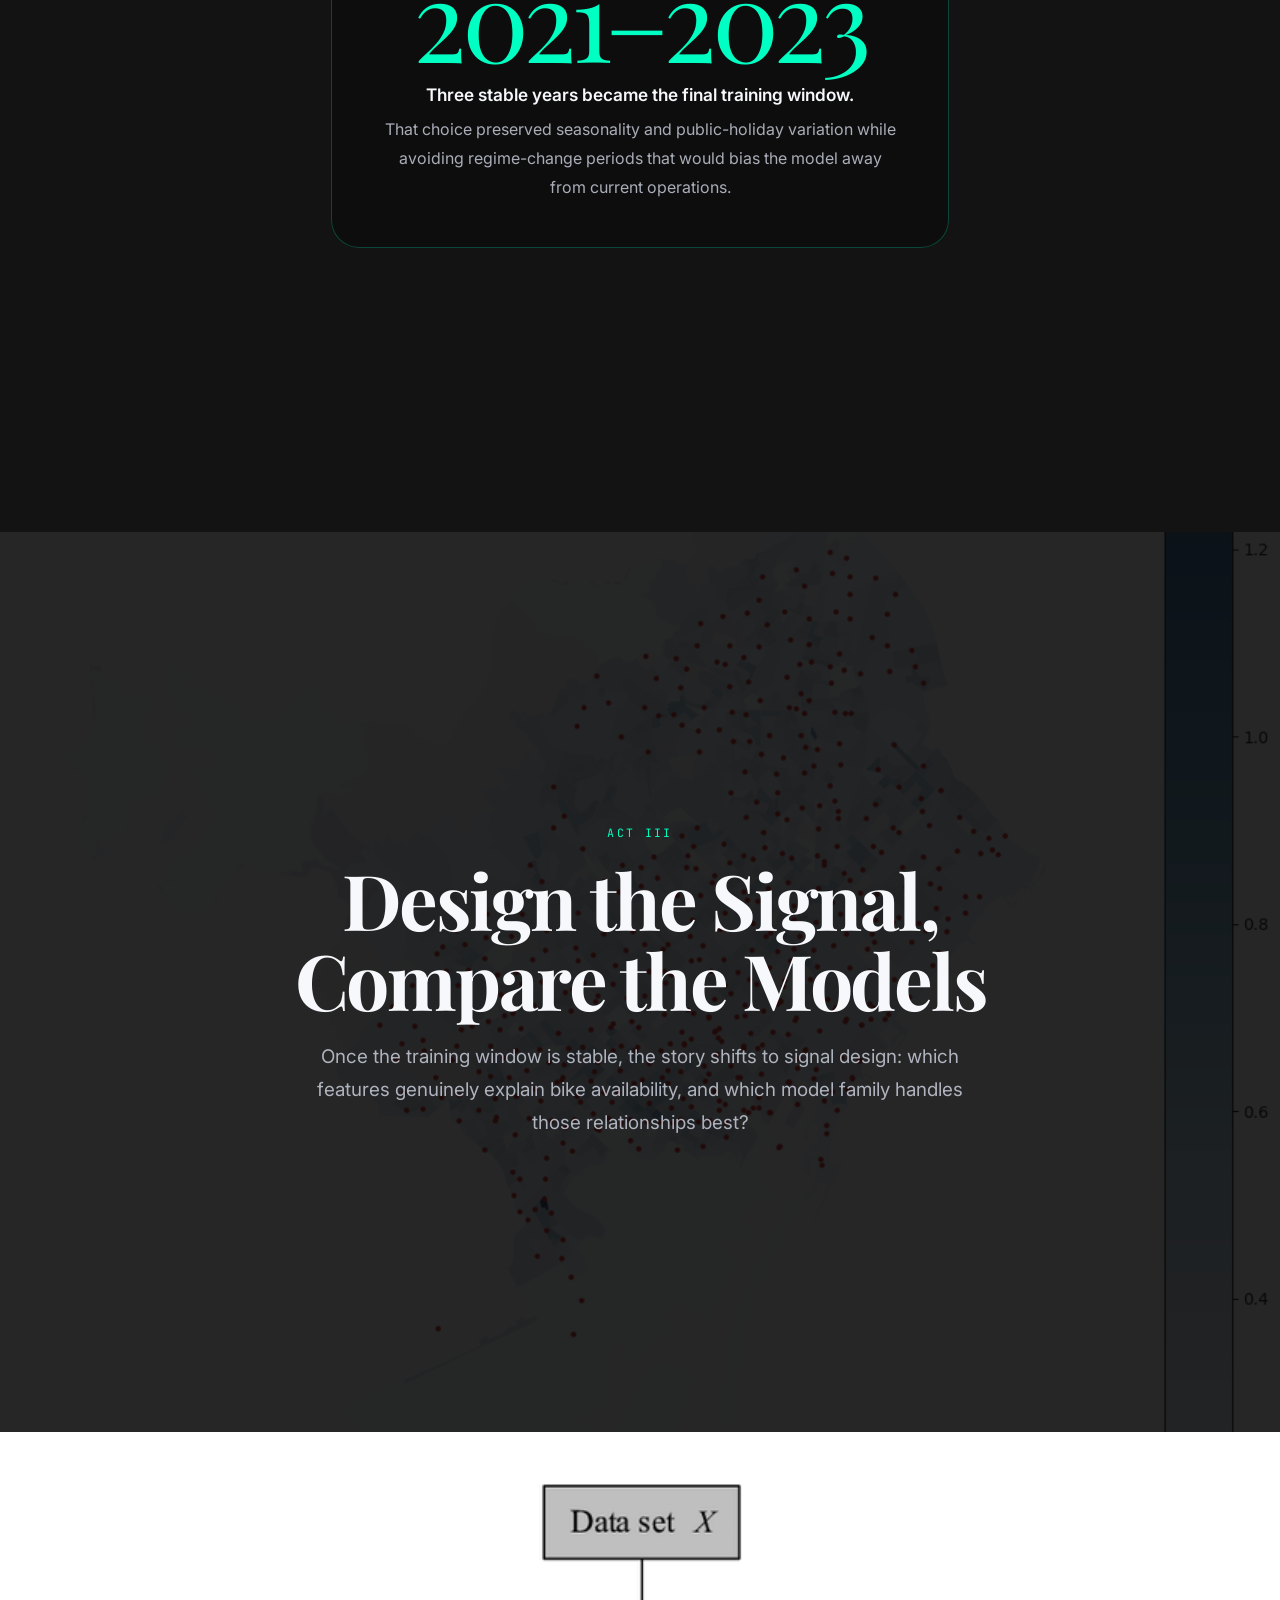
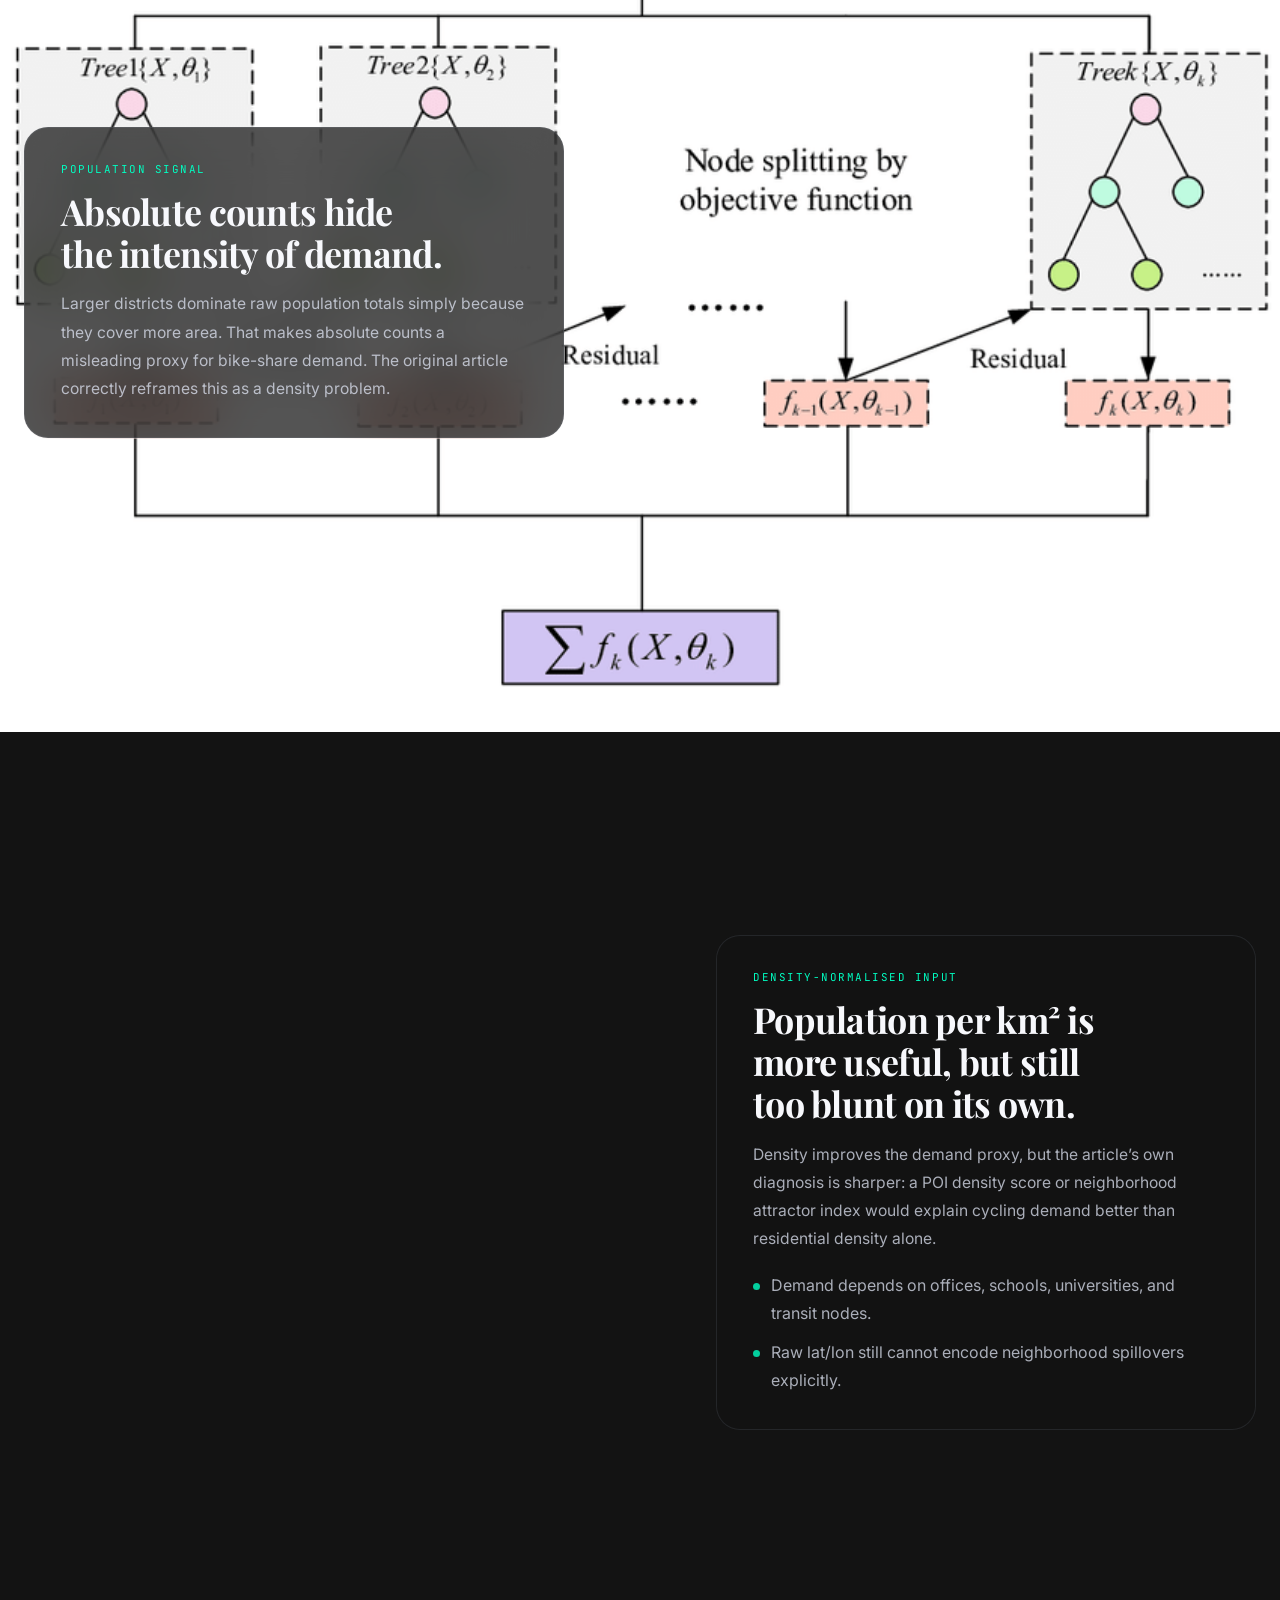
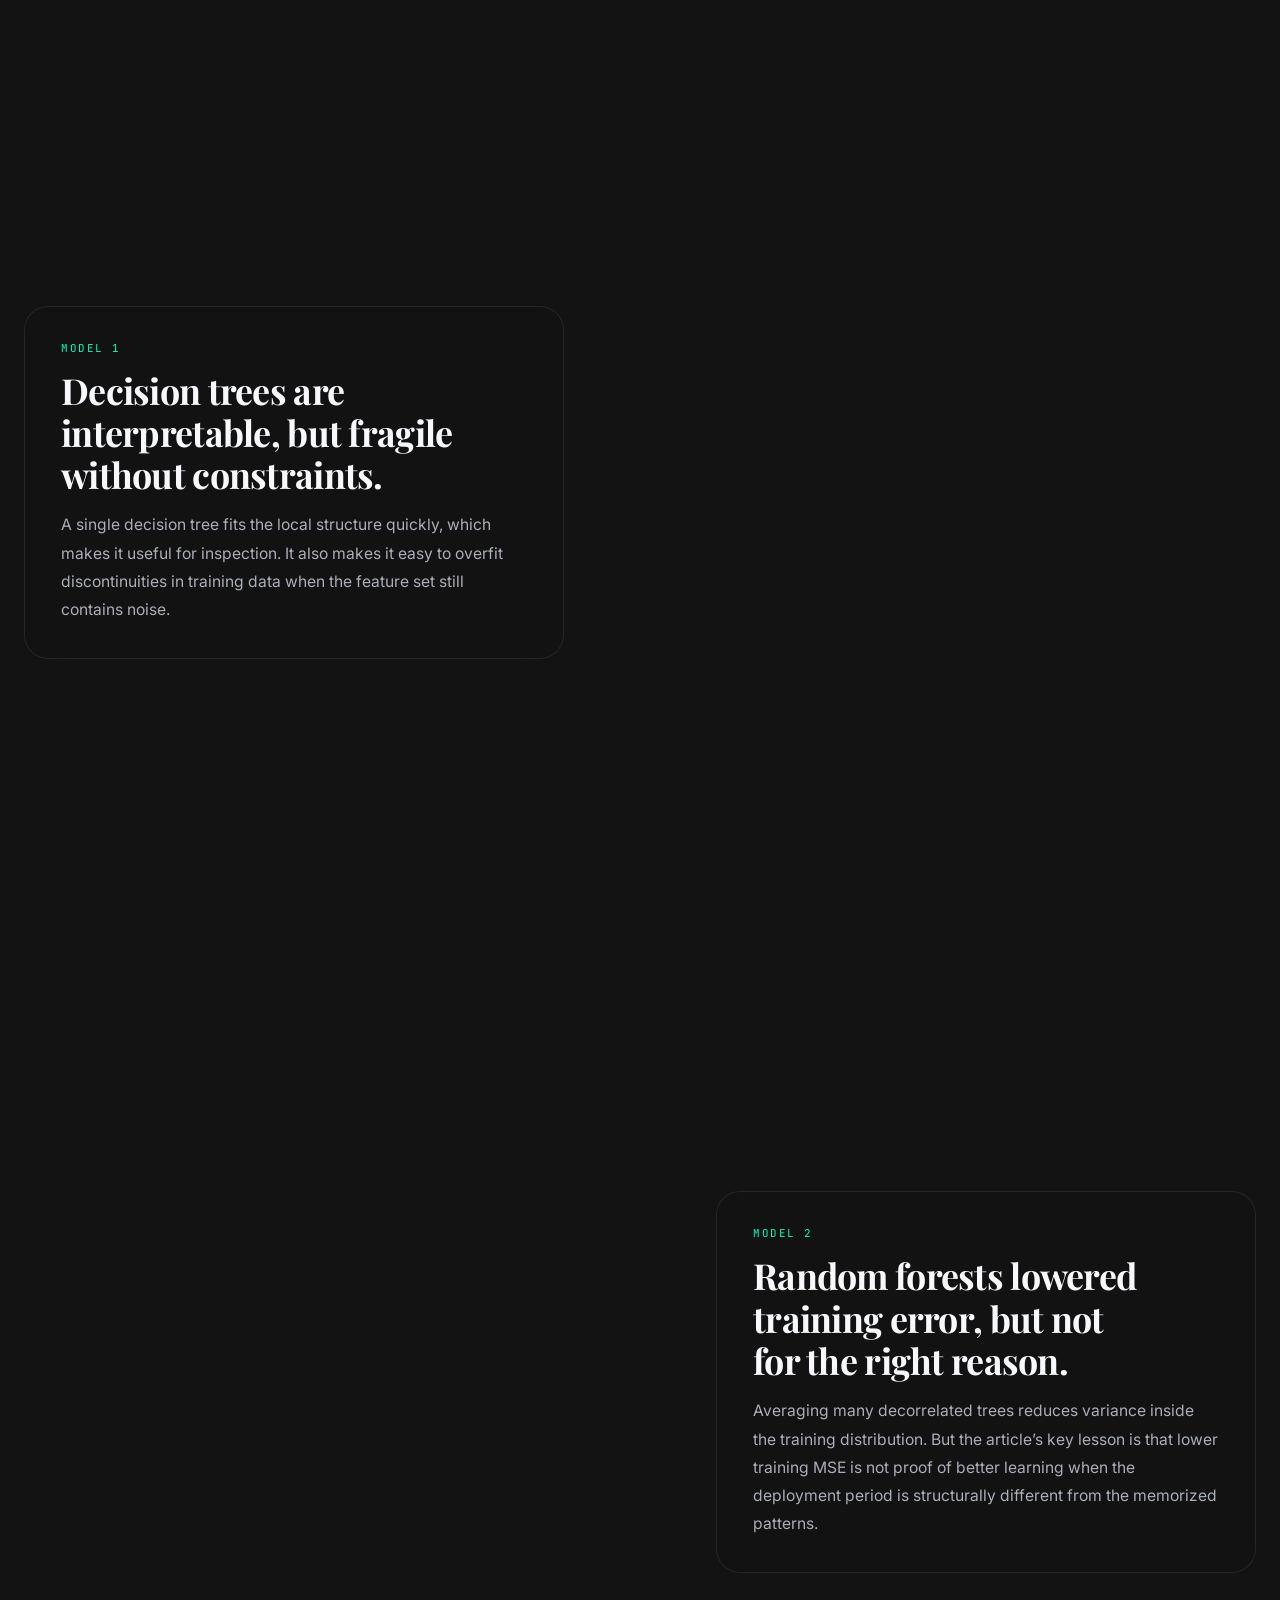
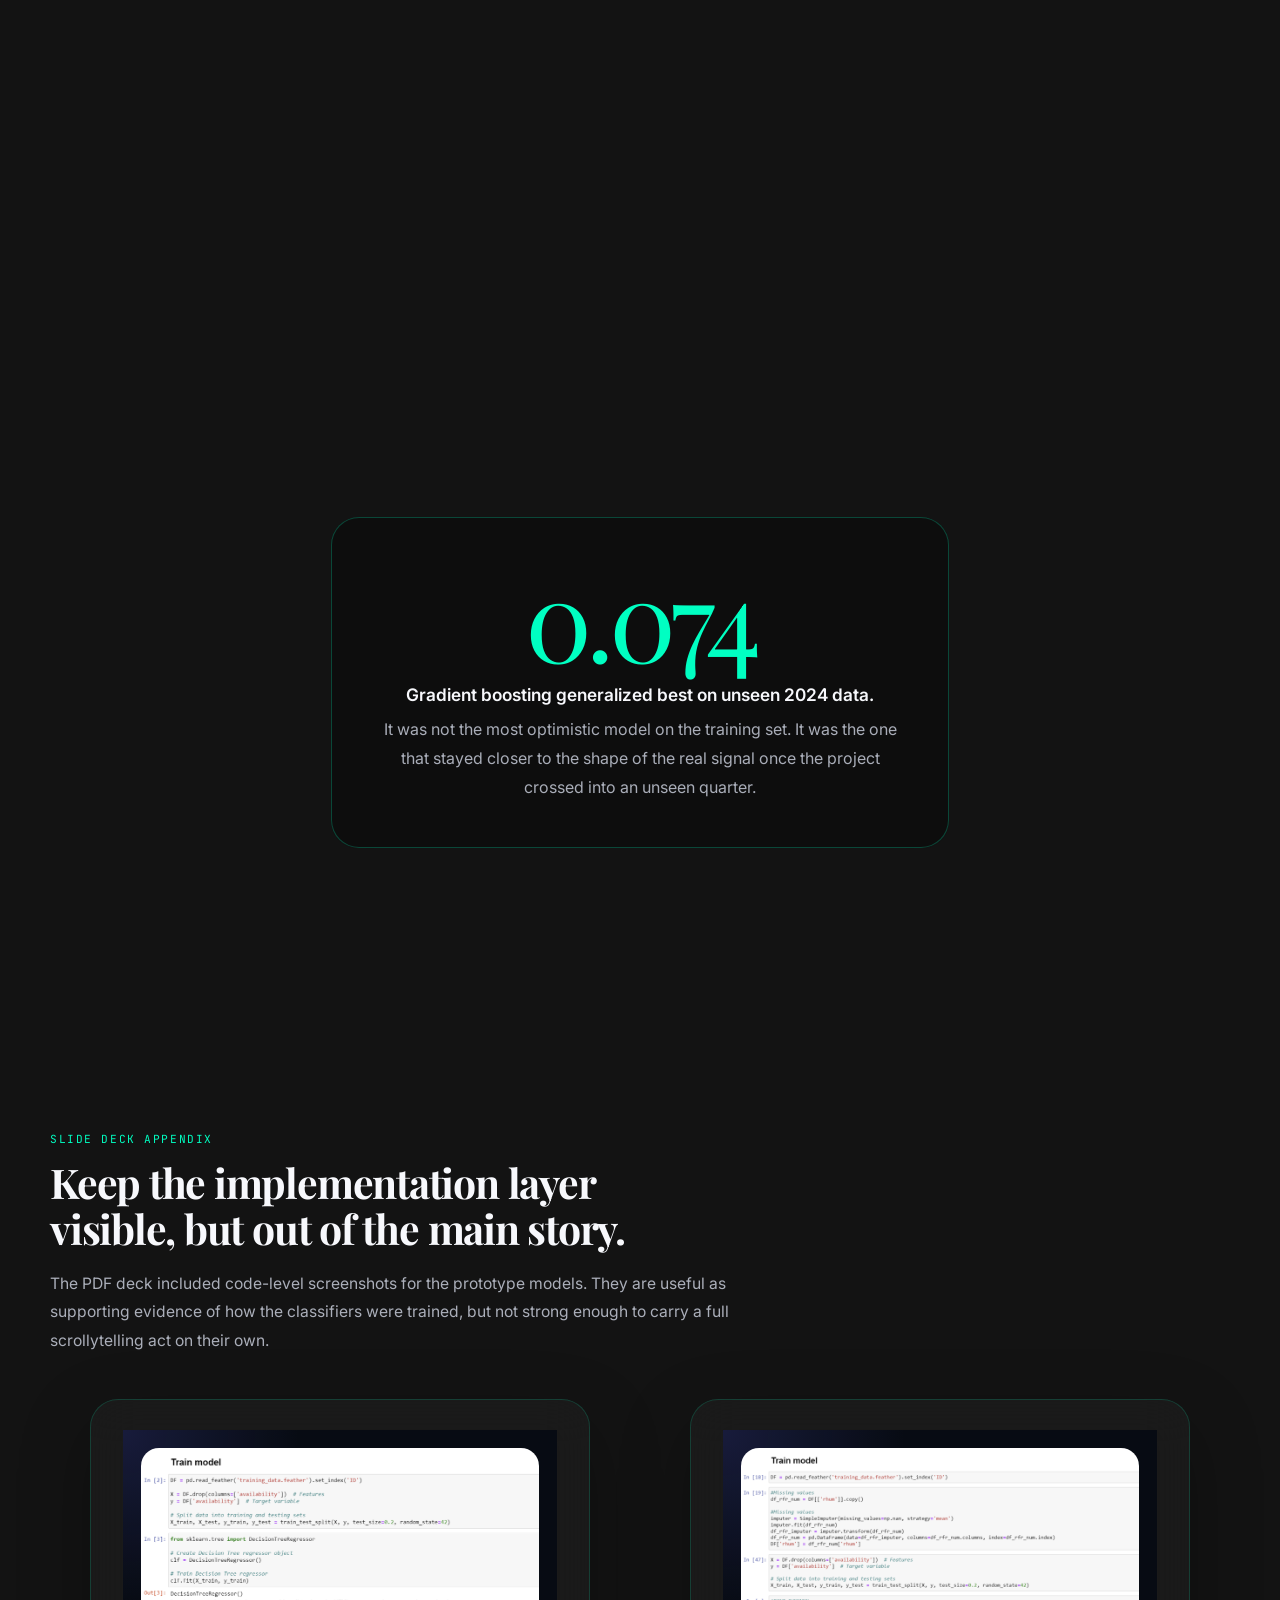
<file: posts/bicing_ML/index.html>
<!DOCTYPE html>
<html lang="en" style="color-scheme: dark">
<head>
  <meta charset="UTF-8" />
  <meta name="viewport" content="width=device-width, initial-scale=1.0" />
  <meta name="theme-color" content="#131313" />
  <title>Bicing Prediction Models | Machine Learning</title>
  <meta
    name="description"
    content="A scrollytelling case study on forecasting Bicing bike availability with temporal filtering, feature engineering, and ensemble machine learning models."
  />
  <link rel="preconnect" href="https://fonts.googleapis.com" />
  <link rel="preconnect" href="https://fonts.gstatic.com" crossorigin />
  <link
    href="https://fonts.googleapis.com/css2?family=Inter:wght@400;500;600;700;800&family=JetBrains+Mono:wght@500;600&family=Playfair+Display:ital,wght@0,400;0,500;0,700;1,400&display=swap"
    rel="stylesheet"
  />
  <style>
    :root {
      --surface: #131313;
      --surface-dim: #0e0e0e;
      --surface-bright: #3a3939;
      --accent: #00ffc2;
      --accent-2: #6366f1;
      --warn: #f59e0b;
      --danger: #fb7185;
      --text-high: #f7f8fc;
      --text-mid: rgba(224, 229, 244, 0.74);
      --text-low: rgba(224, 229, 244, 0.48);
      --border: rgba(148, 163, 184, 0.14);
      --border-accent: rgba(0, 255, 194, 0.24);
      --ease-out: cubic-bezier(0.23, 1, 0.32, 1);
      --page-max: 1180px;
      --copy-max: 72ch;
    }

    * {
      box-sizing: border-box;
    }

    html {
      scroll-behavior: smooth;
    }

    body {
      margin: 0;
      min-height: 100vh;
      font-family: "Inter", system-ui, sans-serif;
      color: var(--text-high);
      background:
        radial-gradient(circle at top left, rgba(99, 102, 241, 0.14), transparent 26%),
        radial-gradient(circle at 82% 20%, rgba(0, 255, 194, 0.08), transparent 24%),
        var(--surface);
      -webkit-font-smoothing: antialiased;
      text-rendering: optimizeLegibility;
    }

    img {
      display: block;
      max-width: 100%;
    }

    a {
      color: inherit;
      text-decoration: none;
      transition:
        color 200ms var(--ease-out),
        background-color 200ms var(--ease-out),
        border-color 200ms var(--ease-out),
        transform 200ms var(--ease-out);
    }

    button {
      font: inherit;
    }

    a:active,
    button:active {
      transform: scale(0.97);
    }

    a,
    button {
      touch-action: manipulation;
      -webkit-tap-highlight-color: rgba(0, 255, 194, 0.18);
    }

    :focus-visible {
      outline: 2px solid var(--accent);
      outline-offset: 3px;
    }

    h1,
    h2,
    h3,
    h4 {
      margin: 0;
      text-wrap: balance;
    }

    p {
      margin: 0;
    }

    [id] {
      scroll-margin-top: 84px;
    }

    .skip-link {
      position: fixed;
      left: 16px;
      top: -120%;
      z-index: 9999;
      padding: 10px 16px;
      border-radius: 12px;
      background: var(--accent);
      color: #061110;
      font-weight: 700;
      transition: top 160ms var(--ease-out);
    }

    .skip-link:focus {
      top: 16px;
    }

    #progress-bar {
      position: fixed;
      inset: 0 auto auto 0;
      width: 0;
      height: 3px;
      z-index: 9999;
      background: linear-gradient(90deg, var(--accent), var(--accent-2));
      transition: width 80ms linear;
      pointer-events: none;
    }

    .topbar {
      position: fixed;
      top: 18px;
      left: 50%;
      transform: translateX(-50%);
      z-index: 900;
      display: flex;
      align-items: center;
      gap: 8px;
      padding: 10px 18px;
      border: 1px solid var(--border);
      border-radius: 999px;
      background: rgba(13, 13, 13, 0.72);
      backdrop-filter: blur(20px);
      -webkit-backdrop-filter: blur(20px);
      white-space: nowrap;
    }

    .topbar-back,
    .topbar-link {
      display: inline-flex;
      align-items: center;
      gap: 6px;
      padding: 6px 12px;
      border-radius: 999px;
    }

    .topbar-back {
      font-family: "JetBrains Mono", monospace;
      font-size: 0.72rem;
      letter-spacing: 0.1em;
      text-transform: uppercase;
      color: var(--text-mid);
    }

    .topbar-link {
      color: var(--text-mid);
      font-size: 0.88rem;
    }

    .topbar-back:hover,
    .topbar-link:hover {
      color: var(--text-high);
      background: rgba(255, 255, 255, 0.06);
    }

    .topbar-divider {
      width: 1px;
      height: 16px;
      background: var(--border);
    }

    .chapter-nav {
      position: fixed;
      right: 22px;
      top: 50%;
      transform: translateY(-50%);
      z-index: 900;
      display: flex;
      flex-direction: column;
      gap: 14px;
    }

    .chapter-dot {
      position: relative;
      display: block;
      width: 12px;
      height: 12px;
      border-radius: 50%;
      background: rgba(224, 229, 244, 0.12);
      border: 1px solid rgba(224, 229, 244, 0.24);
    }

    .chapter-dot::after {
      content: attr(data-label);
      position: absolute;
      right: calc(100% + 12px);
      top: 50%;
      transform: translateY(-50%);
      opacity: 0;
      pointer-events: none;
      font-family: "JetBrains Mono", monospace;
      font-size: 0.65rem;
      letter-spacing: 0.1em;
      text-transform: uppercase;
      color: var(--text-mid);
      white-space: nowrap;
      transition: opacity 200ms var(--ease-out);
    }

    .chapter-dot:hover::after,
    .chapter-dot:focus-visible::after,
    .chapter-dot.is-active::after {
      opacity: 1;
    }

    .chapter-dot.is-active {
      background: var(--accent);
      border-color: var(--accent);
      box-shadow: 0 0 12px rgba(0, 255, 194, 0.48);
      transform: scale(1.25);
    }

    .hero {
      position: relative;
      min-height: 100vh;
      display: flex;
      align-items: center;
      justify-content: center;
      overflow: hidden;
      isolation: isolate;
    }

    .hero-media,
    .hero-media img,
    .hero-vignette {
      position: absolute;
      inset: 0;
    }

    .hero-media img {
      width: 100%;
      height: 100%;
      object-fit: cover;
      filter: saturate(0.88) brightness(0.5);
    }

    .hero-vignette {
      background:
        linear-gradient(180deg, rgba(10, 10, 12, 0.22) 0%, rgba(10, 10, 12, 0.68) 84%, var(--surface) 100%),
        radial-gradient(circle at center, transparent 18%, rgba(10, 10, 12, 0.44) 100%);
      z-index: 1;
    }

    .hero-content {
      position: relative;
      z-index: 2;
      width: min(calc(100% - 40px), 980px);
      padding: 112px 0 60px;
      text-align: center;
    }

    .hero-kicker,
    .section-kicker,
    .card-eyebrow,
    .reference-label,
    .meta-copy strong,
    .stat-label,
    .matrix-table thead th {
      font-family: "JetBrains Mono", monospace;
      letter-spacing: 0.14em;
      text-transform: uppercase;
    }

    .hero-kicker {
      display: inline-flex;
      align-items: center;
      gap: 8px;
      margin-bottom: 24px;
      padding: 10px 16px;
      border-radius: 999px;
      border: 1px solid var(--border-accent);
      background: rgba(0, 255, 194, 0.06);
      color: var(--accent);
      font-size: 0.72rem;
    }

    .hero-kicker::before {
      content: "";
      width: 6px;
      height: 6px;
      border-radius: 50%;
      background: var(--accent);
      box-shadow: 0 0 12px rgba(0, 255, 194, 0.72);
    }

    .hero-title {
      font-family: "Playfair Display", Georgia, serif;
      font-size: clamp(3.2rem, 7vw, 6.4rem);
      line-height: 0.98;
      letter-spacing: -0.04em;
      margin-bottom: 24px;
    }

    .hero-subtitle {
      max-width: 60ch;
      margin: 0 auto 24px;
      font-size: clamp(1rem, 1.5vw, 1.2rem);
      line-height: 1.82;
      color: var(--text-mid);
    }

    .hero-quote {
      max-width: 48ch;
      margin: 0 auto 36px;
      padding: 18px 22px;
      border-left: 3px solid rgba(0, 255, 194, 0.54);
      border-radius: 0 16px 16px 0;
      background: rgba(8, 8, 10, 0.36);
      font-family: "Playfair Display", Georgia, serif;
      font-size: clamp(1.04rem, 1.9vw, 1.28rem);
      font-style: italic;
      line-height: 1.72;
      color: rgba(247, 248, 252, 0.88);
    }

    .hero-meta {
      display: flex;
      flex-wrap: wrap;
      justify-content: center;
      gap: 10px;
      margin-bottom: 44px;
    }

    .meta-pill {
      display: grid;
      gap: 4px;
      padding: 10px 16px;
      border-radius: 999px;
      border: 1px solid var(--border);
      background: rgba(255, 255, 255, 0.04);
    }

    .meta-pill strong {
      font-size: 0.76rem;
      color: var(--text-high);
    }

    .meta-pill span {
      color: var(--text-low);
      font-size: 0.75rem;
    }

    .scroll-prompt {
      display: inline-flex;
      flex-direction: column;
      align-items: center;
      gap: 8px;
      font-family: "JetBrains Mono", monospace;
      font-size: 0.66rem;
      letter-spacing: 0.14em;
      text-transform: uppercase;
      color: var(--text-low);
    }

    .intro-band,
    .matrix-shell,
    .framework-shell,
    .references-shell {
      width: min(calc(100% - 40px), var(--page-max));
      margin: 0 auto;
    }

    .intro-band {
      display: grid;
      grid-template-columns: minmax(0, 1.15fr) minmax(320px, 0.85fr);
      gap: 26px;
      padding: 84px 0 56px;
    }

    .intro-card,
    .meta-card,
    .glass-card,
    .matrix-card,
    .reading-card,
    .takeaway-card,
    .references-card,
    .credits-card,
    .stat-card {
      border: 1px solid var(--border);
      border-radius: 24px;
      background: rgba(19, 19, 19, 0.72);
      backdrop-filter: blur(24px);
      -webkit-backdrop-filter: blur(24px);
    }

    .intro-card,
    .meta-card,
    .matrix-card,
    .reading-card,
    .takeaway-card,
    .references-card,
    .credits-card {
      padding: 30px 32px;
    }

    .section-kicker {
      font-size: 0.7rem;
      color: var(--accent);
      margin-bottom: 14px;
    }

    .intro-card h2,
    .references-card h2,
    .resolution-heading {
      font-family: "Playfair Display", Georgia, serif;
      font-size: clamp(2rem, 3.2vw, 3rem);
      line-height: 1.12;
      letter-spacing: -0.03em;
      margin-bottom: 18px;
    }

    .intro-card p,
    .meta-copy,
    .card-body,
    .reading-card p,
    .takeaway-card p,
    .references-list li,
    .credits-copy,
    .matrix-card p {
      color: var(--text-mid);
      line-height: 1.8;
      font-size: 0.98rem;
    }

    .meta-card {
      display: grid;
      gap: 18px;
      align-content: start;
    }

    .meta-copy strong {
      display: block;
      margin-bottom: 8px;
      color: var(--text-high);
      font-size: 0.68rem;
    }

    .meta-stats {
      display: grid;
      grid-template-columns: repeat(3, minmax(0, 1fr));
      gap: 12px;
    }

    .stat-card {
      padding: 18px 16px;
      text-align: center;
    }

    .stat-value {
      display: block;
      margin-bottom: 8px;
      font-family: "Playfair Display", Georgia, serif;
      font-size: clamp(1.8rem, 3vw, 2.8rem);
      line-height: 1;
      letter-spacing: -0.04em;
      color: var(--accent);
      font-variant-numeric: tabular-nums;
    }

    .stat-label {
      font-size: 0.58rem;
      line-height: 1.6;
      color: var(--text-low);
    }

    .matrix-shell {
      padding: 0 0 64px;
    }

    .matrix-card {
      overflow: hidden;
    }

    .matrix-table {
      width: 100%;
      border-collapse: collapse;
      margin-top: 18px;
    }

    .matrix-table thead th {
      padding: 0 0 14px;
      font-size: 0.66rem;
      text-align: left;
      color: var(--text-low);
      border-bottom: 1px solid var(--border);
    }

    .matrix-table tbody td {
      padding: 16px 0;
      border-bottom: 1px solid rgba(148, 163, 184, 0.08);
      vertical-align: top;
      color: var(--text-mid);
      line-height: 1.65;
      font-size: 0.93rem;
    }

    .matrix-table tbody tr:last-child td {
      border-bottom: none;
    }

    .matrix-table td:first-child,
    .matrix-table td:last-child {
      color: var(--text-high);
      font-weight: 600;
    }

    .chapter-marker {
      position: relative;
      min-height: 100vh;
      display: flex;
      align-items: center;
      justify-content: center;
      text-align: center;
      overflow: hidden;
    }

    .chapter-marker-bg,
    .chapter-marker-bg img,
    .chapter-marker-bg-overlay {
      position: absolute;
      inset: 0;
    }

    .chapter-marker-bg img {
      width: 100%;
      height: 100%;
      object-fit: cover;
      filter: brightness(0.28) saturate(0.72);
    }

    .chapter-marker-bg-overlay {
      background: rgba(13, 13, 13, 0.56);
    }

    .chapter-marker-content {
      position: relative;
      z-index: 2;
      width: min(calc(100% - 40px), 820px);
      padding: 40px 0;
    }

    .chapter-number {
      margin-bottom: 20px;
      color: var(--accent);
      font-family: "JetBrains Mono", monospace;
      font-size: 0.72rem;
      letter-spacing: 0.2em;
      text-transform: uppercase;
    }

    .chapter-title {
      font-family: "Playfair Display", Georgia, serif;
      font-size: clamp(3rem, 6vw, 5.8rem);
      line-height: 1.04;
      letter-spacing: -0.03em;
      margin-bottom: 20px;
    }

    .chapter-desc {
      max-width: 54ch;
      margin: 0 auto;
      font-size: clamp(1rem, 1.5vw, 1.18rem);
      line-height: 1.76;
      color: var(--text-mid);
    }

    .scrolly-act {
      position: relative;
      overflow-x: clip;
    }

    .act-bg {
      position: sticky;
      top: 0;
      height: 100vh;
      margin-bottom: -100vh;
      z-index: 0;
      overflow: hidden;
    }

    .bg-layer {
      position: absolute;
      inset: 0;
      opacity: 0;
      transition: opacity 560ms var(--ease-out);
    }

    .bg-layer.is-active {
      opacity: 1;
    }

    .bg-layer img {
      width: 100%;
      height: 100%;
      object-fit: cover;
    }

    .bg-layer.contain img {
      object-fit: contain;
      background: var(--surface-dim);
    }

    .bg-layer.contain.white-bg img {
      background: #ffffff;
    }

    .bg-overlay {
      position: absolute;
      inset: 0;
      background:
        linear-gradient(180deg, rgba(13, 13, 13, 0.48) 0%, rgba(13, 13, 13, 0.7) 100%),
        linear-gradient(90deg, rgba(13, 13, 13, 0.72) 0%, transparent 60%);
      pointer-events: none;
    }

    .bg-overlay.overlay-right {
      background:
        linear-gradient(180deg, rgba(13, 13, 13, 0.48) 0%, rgba(13, 13, 13, 0.7) 100%),
        linear-gradient(270deg, rgba(13, 13, 13, 0.72) 0%, transparent 60%);
    }

    .bg-overlay.overlay-center {
      background: rgba(13, 13, 13, 0.58);
    }

    .act-panels {
      position: relative;
      z-index: 2;
    }

    .scroll-panel {
      min-height: 100vh;
      display: flex;
      align-items: center;
      padding: 80px 24px;
    }

    .scroll-panel.align-left {
      justify-content: flex-start;
    }

    .scroll-panel.align-right {
      justify-content: flex-end;
    }

    .scroll-panel.align-center {
      justify-content: center;
    }

    .glass-card {
      max-width: 540px;
      padding: 34px 36px;
    }

    .card-eyebrow {
      margin-bottom: 14px;
      font-size: 0.68rem;
      color: var(--accent);
    }

    .card-heading {
      margin-bottom: 16px;
      font-family: "Playfair Display", Georgia, serif;
      font-size: clamp(1.7rem, 2.8vw, 2.5rem);
      line-height: 1.18;
      letter-spacing: -0.02em;
    }

    .card-body p + p {
      margin-top: 14px;
    }

    .card-list {
      margin: 18px 0 0;
      padding: 0;
      list-style: none;
      display: grid;
      gap: 12px;
    }

    .card-list li {
      position: relative;
      padding-left: 18px;
      color: var(--text-mid);
      line-height: 1.74;
    }

    .card-list li::before {
      content: "";
      position: absolute;
      left: 0;
      top: 11px;
      width: 7px;
      height: 7px;
      border-radius: 50%;
      background: var(--accent);
      opacity: 0.8;
    }

    .callout-card {
      max-width: 720px;
      padding: 46px 48px;
      border: 1px solid var(--border-accent);
      border-radius: 28px;
      background: rgba(13, 13, 13, 0.76);
      backdrop-filter: blur(24px);
      -webkit-backdrop-filter: blur(24px);
      text-align: center;
    }

    .callout-number {
      font-family: "Playfair Display", Georgia, serif;
      font-size: clamp(4rem, 10vw, 7rem);
      line-height: 0.95;
      color: var(--accent);
      letter-spacing: -0.05em;
      margin-bottom: 14px;
      font-variant-numeric: tabular-nums;
    }

    .callout-title {
      font-size: 1.08rem;
      font-weight: 600;
      margin-bottom: 10px;
    }

    .callout-text {
      color: var(--text-mid);
      line-height: 1.8;
      max-width: 52ch;
      margin: 0 auto;
    }

    .framework-shell {
      display: grid;
      grid-template-columns: minmax(0, 1fr) minmax(380px, 0.95fr);
      gap: 28px;
      align-items: start;
      padding: 96px 0 88px;
      overflow-x: clip;
    }

    .appendix-shell {
      width: min(calc(100% - 40px), var(--page-max));
      margin: 0 auto;
      padding: 0 0 92px;
    }

    .appendix-head {
      max-width: var(--copy-max);
      margin-bottom: 28px;
    }

    .appendix-grid {
      display: grid;
      grid-template-columns: repeat(2, minmax(0, 1fr));
      gap: 20px;
    }

    .appendix-figure {
      overflow: hidden;
      border: 1px solid rgba(0, 255, 194, 0.16);
      border-radius: 28px;
      background:
        linear-gradient(180deg, rgba(9, 14, 24, 0.96) 0%, rgba(11, 17, 30, 0.92) 100%);
      box-shadow: 0 24px 70px rgba(0, 0, 0, 0.26);
    }

    .appendix-media {
      padding: 18px;
      background:
        radial-gradient(circle at top left, rgba(99, 102, 241, 0.18), transparent 34%),
        rgba(8, 12, 20, 0.96);
      border-bottom: 1px solid rgba(148, 163, 184, 0.12);
    }

    .appendix-figure img {
      width: 100%;
      height: auto;
      border-radius: 18px;
      background: #0b1020;
    }

    .appendix-body {
      padding: 18px 20px 22px;
      background: rgba(255, 255, 255, 0.98);
      color: #111827;
    }

    .appendix-body strong {
      display: block;
      margin-bottom: 8px;
      font-size: 0.92rem;
      color: #111827;
    }

    .appendix-body p {
      color: #374151;
      line-height: 1.72;
      font-size: 0.94rem;
    }

    .framework-left {
      display: grid;
      gap: 18px;
    }

    .framework-right {
      position: sticky;
      top: 0;
      height: 100vh;
      display: flex;
      align-items: center;
      justify-content: center;
    }

    .framework-figure {
      width: 100%;
      border: 1px solid var(--border);
      border-radius: 28px;
      overflow: hidden;
      background: #ffffff;
      box-shadow: 0 30px 90px rgba(0, 0, 0, 0.28);
    }

    .framework-figure img {
      width: 100%;
      height: auto;
    }

    .framework-caption {
      padding: 18px 20px;
      background: rgba(255, 255, 255, 0.98);
      color: #111827;
      border-top: 1px solid rgba(17, 24, 39, 0.08);
    }

    .framework-caption strong {
      display: block;
      margin-bottom: 6px;
      font-size: 0.88rem;
    }

    .framework-caption span {
      font-size: 0.9rem;
      line-height: 1.6;
      color: #4b5563;
    }

    .reading-card h3,
    .takeaway-card h3 {
      margin-bottom: 12px;
      font-family: "Playfair Display", Georgia, serif;
      font-size: 1.5rem;
      line-height: 1.2;
      letter-spacing: -0.02em;
    }

    .reading-card strong,
    .takeaway-card strong,
    .credits-copy strong {
      color: var(--text-high);
    }

    .resolution-shell {
      width: min(calc(100% - 40px), var(--page-max));
      margin: 0 auto;
      padding: 0 0 110px;
    }

    .resolution-head {
      max-width: var(--copy-max);
      margin-bottom: 28px;
    }

    .takeaway-grid {
      display: grid;
      grid-template-columns: repeat(3, minmax(0, 1fr));
      gap: 18px;
      margin-bottom: 28px;
    }

    .credits-card {
      background: rgba(255, 255, 255, 0.03);
    }

    .credits-copy {
      max-width: 78ch;
    }

    .references-shell {
      padding: 0 0 90px;
    }

    .references-card {
      display: grid;
      gap: 24px;
    }

    .references-grid {
      display: grid;
      grid-template-columns: 1fr 1fr;
      gap: 24px;
    }

    .references-list {
      margin: 0;
      padding-left: 18px;
      display: grid;
      gap: 12px;
    }

    .reference-label {
      display: inline-block;
      margin-bottom: 10px;
      font-size: 0.68rem;
      color: var(--accent);
    }

    .reveal {
      opacity: 0;
      transform: translateY(24px);
      transition:
        opacity 560ms var(--ease-out),
        transform 560ms var(--ease-out);
    }

    .reveal.is-visible {
      opacity: 1;
      transform: none;
    }

    @media (max-width: 1100px) {
      .intro-band,
      .framework-shell,
      .takeaway-grid,
      .references-grid,
      .appendix-grid,
      .meta-stats {
        grid-template-columns: 1fr;
      }

      .framework-right {
        position: relative;
        top: auto;
        height: auto;
      }
    }

    @media (max-width: 768px) {
      .topbar {
        top: 10px;
        padding: 8px 14px;
      }

      .topbar-link {
        display: none;
      }

      .chapter-nav {
        display: none;
      }

      .hero-content {
        padding-top: 104px;
      }

      .hero-title {
        font-size: clamp(2.7rem, 14vw, 4.1rem);
      }

      .intro-band,
      .matrix-shell,
      .framework-shell,
      .appendix-shell,
      .resolution-shell,
      .references-shell {
        width: min(calc(100% - 28px), var(--page-max));
      }

      .scroll-panel {
        padding: 56px 16px;
      }

      .glass-card,
      .callout-card,
      .intro-card,
      .meta-card,
      .matrix-card,
      .reading-card,
      .takeaway-card,
      .references-card,
      .credits-card {
        padding: 24px 22px;
      }

      .matrix-table {
        display: block;
        overflow-x: auto;
      }
    }

    @media (prefers-reduced-motion: reduce) {
      html {
        scroll-behavior: auto;
      }

      *,
      *::before,
      *::after {
        animation: none !important;
        transition: none !important;
      }

      .reveal {
        opacity: 1 !important;
        transform: none !important;
      }
    }
  </style>
</head>
<body>
  <a class="skip-link" href="#content">Skip to content</a>
  <div id="progress-bar" aria-hidden="true"></div>

  <nav class="topbar" aria-label="Site navigation">
    <a href="../../index.html" class="topbar-back">Back to home</a>
    <span class="topbar-divider" aria-hidden="true"></span>
    <a href="../../about.html" class="topbar-link">About</a>
    <a href="#references" class="topbar-link">References</a>
  </nav>

  <nav class="chapter-nav" aria-label="Chapter navigation">
    <a class="chapter-dot is-active" href="#hero" data-label="Intro" aria-label="Jump to intro"></a>
    <a class="chapter-dot" href="#act-problem" data-label="Problem" aria-label="Jump to problem act"></a>
    <a class="chapter-dot" href="#act-audit" data-label="Audit" aria-label="Jump to data audit act"></a>
    <a class="chapter-dot" href="#act-models" data-label="Models" aria-label="Jump to models act"></a>
    <a class="chapter-dot" href="#act-results" data-label="Results" aria-label="Jump to results act"></a>
  </nav>

  <header id="hero" class="hero" data-chapter-section="hero">
    <div class="hero-media" aria-hidden="true">
      <img
        src="assets/Picture1.jpg"
        alt=""
        width="960"
        height="543"
        fetchpriority="high"
      />
    </div>
    <div class="hero-vignette" aria-hidden="true"></div>
    <div class="hero-content">
      <h1 class="hero-title reveal is-visible">Bicing Prediction Models with Machine Learning</h1>
      <p class="hero-subtitle reveal is-visible">
        A scrollytelling case study on forecasting bike availability across Barcelona’s Bicing
        network using temporal filtering, feature engineering, and tree-based ensemble models.
      </p>
      <p class="hero-quote reveal is-visible">
        The prototype learned the broad rhythm of the system, but it also exposed the harder truth:
        bike-share prediction is a spatial rebalancing problem, not just a tabular regression task.
      </p>
      <div class="hero-meta reveal is-visible">
        <div class="meta-pill">
          <strong>Training window</strong>
          <span>2021–2023 only</span>
        </div>
        <div class="meta-pill">
          <strong>Best unseen score</strong>
          <span>GBR · 0.074 MSE</span>
        </div>
        <div class="meta-pill">
          <strong>Core challenge</strong>
          <span>Spatial demand shifts</span>
        </div>
      </div>
      <div class="scroll-prompt">
        <span>Scroll to enter the system</span>
        <svg width="16" height="24" viewBox="0 0 16 24" fill="none" aria-hidden="true">
          <path d="M8 2V22M8 22L2 16M8 22L14 16" stroke="currentColor" stroke-width="1.5" stroke-linecap="round" stroke-linejoin="round"></path>
        </svg>
      </div>
    </div>
  </header>

  <main id="content">
    <section class="intro-band">
      <article class="intro-card reveal">
        <div class="section-kicker">Narrative Audit</div>
        <h2>From hourly bike counts to a city-scale forecasting problem.</h2>
        <p>
          This project set out to predict the proportional availability of bikes at any Bicing
          station at any hour in Q1 2024. What begins as a machine learning exercise quickly becomes
          an urban systems problem: demand shifts uphill and downhill, anomalous years distort the
          training distribution, and not every feature that seems intuitive actually carries
          predictive value.
        </p>
      </article>

      <aside class="meta-card reveal" aria-label="Project metadata">
        <div class="meta-copy">
          <strong>Project overview</strong>
          Developed at IAAC by Sharon Megan Wong, Diederik de Vries, Nupur Sircar, and Siddharth
          Nambiar for <em>Digital Tools &amp; Big Data III</em>.
        </div>
        <div class="meta-copy">
          <strong>Core finding</strong>
          The Gradient Boosting Regressor generalized best on unseen 2024 data, but all models showed
          evidence of overfitting because the signal design and validation strategy were still too weak
          for production deployment.
        </div>
        <div class="meta-stats">
          <div class="stat-card">
            <span class="stat-value">3</span>
            <span class="stat-label">Models compared</span>
          </div>
          <div class="stat-card">
            <span class="stat-value">0.074</span>
            <span class="stat-label">Best unseen MSE</span>
          </div>
          <div class="stat-card">
            <span class="stat-value">6</span>
            <span class="stat-label">Retrospective fixes</span>
          </div>
        </div>
      </aside>
    </section>

    <section class="matrix-shell">
      <article class="matrix-card reveal">
        <div class="section-kicker">Signal Matrix</div>
        <h2>Not all theoretically useful features become operationally useful.</h2>
        <p>
          The source article frames the feature set as a tension between intuition and actual model
          utility. Time was the strongest signal, spatial context was under-specified, and temperature
          alone was too weak to stand in for weather-driven suppression.
        </p>
        <table class="matrix-table">
          <thead>
            <tr>
              <th scope="col">Category</th>
              <th scope="col">Features</th>
              <th scope="col">Expected role</th>
              <th scope="col">Observed utility</th>
            </tr>
          </thead>
          <tbody>
            <tr>
              <td>Spatial</td>
              <td>Latitude, longitude, altitude</td>
              <td>Capture slope &amp; neighborhood context</td>
              <td>Useful, but incomplete without spatial lag</td>
            </tr>
            <tr>
              <td>Temporal</td>
              <td>Hour, day type, month</td>
              <td>Encode commuting &amp; leisure cycles</td>
              <td>Strongest predictive signal</td>
            </tr>
            <tr>
              <td>Meteorological</td>
              <td>Hourly temperature</td>
              <td>Approximate weather deterrence</td>
              <td>Weak proxy without rain, wind, humidity</td>
            </tr>
            <tr>
              <td>Demand context</td>
              <td>Capacity, population density</td>
              <td>Represent supply pressure &amp; local demand</td>
              <td>Moderate, but still blunt</td>
            </tr>
          </tbody>
        </table>
      </article>
    </section>

    <section id="act-problem" class="chapter-marker" data-chapter-section="problem">
      <div class="chapter-marker-bg" aria-hidden="true">
        <img
          src="assets/Picture1.jpg"
          alt=""
          width="960"
          height="543"
          loading="eager"
        />
        <div class="chapter-marker-bg-overlay"></div>
      </div>
      <div class="chapter-marker-content">
        <div class="chapter-number">Act I</div>
        <h2 class="chapter-title">The System Problem</h2>
        <p class="chapter-desc">
          Forecasting bike availability is not just about one station at one hour. It is about how
          flows move across a network shaped by commute cycles, topography, and neighborhood
          asymmetry.
        </p>
      </div>
    </section>

    <section class="scrolly-act" aria-label="Bicing system problem">
      <div class="act-bg" aria-hidden="true">
        <div class="bg-layer is-active" data-bg="network-overview">
          <img
            src="assets/Picture1.jpg"
            alt=""
            width="960"
            height="543"
            loading="eager"
          />
          <div class="bg-overlay"></div>
        </div>
        <div class="bg-layer contain white-bg" data-bg="ml-workflow">
          <img src="assets/ML_Algo.png" alt="" width="850" height="539" loading="eager" />
        </div>
        <div class="bg-layer" data-bg="problem-overview">
          <img
            src="assets/Picture1.jpg"
            alt=""
            width="960"
            height="543"
            loading="eager"
          />
          <div class="bg-overlay overlay-right"></div>
        </div>
      </div>

      <div class="act-panels">
        <div class="scroll-panel align-left" data-bg-target="network-overview">
          <article class="glass-card reveal">
            <div class="card-eyebrow">Context &amp; Problem Definition</div>
            <h3 class="card-heading">Bicing availability behaves like an uneven urban field.</h3>
            <div class="card-body">
              <p>
                Barcelona’s bike-share network spans flat central districts and steeper uphill
                neighborhoods. That means bikes do not simply appear and disappear randomly; they drain
                downhill during commute cycles and empty faster uphill, making rebalancing a spatial
                systems issue.
              </p>
            </div>
            <ul class="card-list">
              <li>Downhill stations accumulate bikes; uphill stations empty early.</li>
              <li>Station behavior depends on neighboring stations and city topography.</li>
            </ul>
          </article>
        </div>

        <div class="scroll-panel align-right" data-bg-target="ml-workflow">
          <article class="glass-card reveal">
            <div class="card-eyebrow">Target variable</div>
            <h3 class="card-heading">The model predicts proportional availability, not raw bike counts.</h3>
            <div class="card-body">
              <p>
                Normalizing available bikes by station capacity lets the prediction target stay
                comparable across the network. That choice makes the output operationally meaningful,
                but it also raises the bar for the input features: simple tabular signals are not
                enough to explain the dynamics by themselves.
              </p>
            </div>
          </article>
        </div>

        <div class="scroll-panel align-center" data-bg-target="problem-overview">
          <div class="callout-card reveal">
            <div class="callout-number">15–30</div>
            <div class="callout-title">Minutes of app forecast is not enough for cross-city planning.</div>
            <p class="callout-text">
              The original problem statement is strategic: a rider needs more than a short forecast
              window when station availability depends on wider urban flows.
            </p>
          </div>
        </div>
      </div>
    </section>

    <section id="act-audit" class="chapter-marker" data-chapter-section="audit">
      <div class="chapter-marker-bg" aria-hidden="true">
        <img src="assets/newplot-2.png" alt="" width="983" height="525" loading="eager" />
        <div class="chapter-marker-bg-overlay"></div>
      </div>
      <div class="chapter-marker-content">
        <div class="chapter-number">Act II</div>
        <h2 class="chapter-title">Audit the Training Window</h2>
        <p class="chapter-desc">
          Before model selection, the project had to answer a more important question: which years
          still describe the world the model will be deployed into?
        </p>
      </div>
    </section>

    <section class="scrolly-act" aria-label="Training data audit">
      <div class="act-bg" aria-hidden="true">
        <div class="bg-layer is-active contain white-bg" data-bg="timeseries-audit">
          <img src="assets/newplot-2.png" alt="" width="983" height="525" loading="eager" />
        </div>
        <div class="bg-layer contain white-bg" data-bg="temp-2022">
          <img src="assets/Hourly_Temp_Data_2022.png" alt="" width="563" height="469" loading="eager" />
        </div>
        <div class="bg-layer contain white-bg" data-bg="temp-2023">
          <img src="assets/Hourly_Temp_Data_2023.png" alt="" width="563" height="469" loading="eager" />
        </div>
      </div>

      <div class="act-panels">
        <div class="scroll-panel align-right" data-bg-target="timeseries-audit">
          <article class="glass-card reveal">
            <div class="card-eyebrow">Temporal filtering</div>
            <h3 class="card-heading">The most consequential model decision happened before training.</h3>
            <div class="card-body">
              <p>
                The longitudinal availability plot showed two structural breaks: the Bicing 2.0
                platform rollout in 2019 and the COVID demand shock in 2020. Including those periods
                would have polluted the training distribution with behavior that no longer matched the
                deployment environment.
              </p>
            </div>
          </article>
        </div>

        <div class="scroll-panel align-left" data-bg-target="timeseries-audit">
          <article class="glass-card reveal">
            <div class="card-eyebrow">Regime change</div>
            <h3 class="card-heading">2019 and 2020 are not noisy years; they are different systems.</h3>
            <div class="card-body">
              <p>
                2019 reflects transition noise from the Bicing 2.0 launch. 2020 reflects a lockdown
                collapse and anomalous rebound. Training on both would teach the model that those
                distorted availability baselines are normal.
              </p>
            </div>
            <ul class="card-list">
              <li>2019: product and reporting instability.</li>
              <li>2020: demand shock and rebound, not steady-state mobility.</li>
            </ul>
          </article>
        </div>

        <div class="scroll-panel align-right" data-bg-target="temp-2022">
          <article class="glass-card reveal">
            <div class="card-eyebrow">Weather signal</div>
            <h3 class="card-heading">Temperature alone is an intuitive feature, but a weak operational one.</h3>
            <div class="card-body">
              <p>
                The project sourced hourly temperature, but Barcelona’s cycling suppression is more
                tightly coupled to intense rain events than to winter cold. The weather charts help
                explain why the meteorological channel stayed weaker than expected.
              </p>
            </div>
          </article>
        </div>

        <div class="scroll-panel align-center" data-bg-target="temp-2023">
          <div class="callout-card reveal">
            <div class="callout-number">2021–2023</div>
            <div class="callout-title">Three stable years became the final training window.</div>
            <p class="callout-text">
              That choice preserved seasonality and public-holiday variation while avoiding
              regime-change periods that would bias the model away from current operations.
            </p>
          </div>
        </div>
      </div>
    </section>

    <section id="act-models" class="chapter-marker" data-chapter-section="models">
      <div class="chapter-marker-bg" aria-hidden="true">
        <img src="assets/Population_Data1.png" alt="" width="1097" height="1190" loading="eager" />
        <div class="chapter-marker-bg-overlay"></div>
      </div>
      <div class="chapter-marker-content">
        <div class="chapter-number">Act III</div>
        <h2 class="chapter-title">Design the Signal, Compare the Models</h2>
        <p class="chapter-desc">
          Once the training window is stable, the story shifts to signal design: which features
          genuinely explain bike availability, and which model family handles those relationships best?
        </p>
      </div>
    </section>

    <section class="scrolly-act" aria-label="Feature engineering and model comparison">
      <div class="act-bg" aria-hidden="true">
        <div class="bg-layer is-active contain white-bg" data-bg="population-absolute">
          <img src="assets/Population_Data1.png" alt="" width="1097" height="1190" loading="eager" />
        </div>
        <div class="bg-layer contain white-bg" data-bg="population-density">
          <img src="assets/Population_Data2.png" alt="" width="1119" height="1175" loading="eager" />
        </div>
        <div class="bg-layer contain white-bg" data-bg="decision-tree">
          <img src="assets/Decision_tree.png" alt="" width="1200" height="632" loading="eager" />
        </div>
        <div class="bg-layer contain white-bg" data-bg="random-forest">
          <img src="assets/Random_Forest.png" alt="" width="1400" height="862" loading="eager" />
        </div>
        <div class="bg-layer contain white-bg" data-bg="ml-overview">
          <img src="assets/ML_Algo.png" alt="" width="850" height="539" loading="eager" />
        </div>
      </div>

      <div class="act-panels">
        <div class="scroll-panel align-left" data-bg-target="population-absolute">
          <article class="glass-card reveal">
            <div class="card-eyebrow">Population signal</div>
            <h3 class="card-heading">Absolute counts hide the intensity of demand.</h3>
            <div class="card-body">
              <p>
                Larger districts dominate raw population totals simply because they cover more area.
                That makes absolute counts a misleading proxy for bike-share demand. The original
                article correctly reframes this as a density problem.
              </p>
            </div>
          </article>
        </div>

        <div class="scroll-panel align-right" data-bg-target="population-density">
          <article class="glass-card reveal">
            <div class="card-eyebrow">Density-normalised input</div>
            <h3 class="card-heading">Population per km² is more useful, but still too blunt on its own.</h3>
            <div class="card-body">
              <p>
                Density improves the demand proxy, but the article’s own diagnosis is sharper: a POI
                density score or neighborhood attractor index would explain cycling demand better than
                residential density alone.
              </p>
            </div>
            <ul class="card-list">
              <li>Demand depends on offices, schools, universities, and transit nodes.</li>
              <li>Raw lat/lon still cannot encode neighborhood spillovers explicitly.</li>
            </ul>
          </article>
        </div>

        <div class="scroll-panel align-left" data-bg-target="decision-tree">
          <article class="glass-card reveal">
            <div class="card-eyebrow">Model 1</div>
            <h3 class="card-heading">Decision trees are interpretable, but fragile without constraints.</h3>
            <div class="card-body">
              <p>
                A single decision tree fits the local structure quickly, which makes it useful for
                inspection. It also makes it easy to overfit discontinuities in training data when the
                feature set still contains noise.
              </p>
            </div>
          </article>
        </div>

        <div class="scroll-panel align-right" data-bg-target="random-forest">
          <article class="glass-card reveal">
            <div class="card-eyebrow">Model 2</div>
            <h3 class="card-heading">Random forests lowered training error, but not for the right reason.</h3>
            <div class="card-body">
              <p>
                Averaging many decorrelated trees reduces variance inside the training distribution. But
                the article’s key lesson is that lower training MSE is not proof of better learning when
                the deployment period is structurally different from the memorized patterns.
              </p>
            </div>
          </article>
        </div>

        <div class="scroll-panel align-center" data-bg-target="ml-overview">
          <div class="callout-card reveal">
            <div class="callout-number">0.074</div>
            <div class="callout-title">Gradient boosting generalized best on unseen 2024 data.</div>
            <p class="callout-text">
              It was not the most optimistic model on the training set. It was the one that stayed
              closer to the shape of the real signal once the project crossed into an unseen quarter.
            </p>
          </div>
        </div>
      </div>
    </section>

    <section class="appendix-shell">
      <div class="appendix-head reveal">
        <div class="section-kicker">Slide Deck Appendix</div>
        <h2 class="resolution-heading">Keep the implementation layer visible, but out of the main story.</h2>
        <p class="card-body">
          The PDF deck included code-level screenshots for the prototype models. They are useful as
          supporting evidence of how the classifiers were trained, but not strong enough to carry a
          full scrollytelling act on their own.
        </p>
      </div>

      <div class="appendix-grid">
        <figure class="appendix-figure credits-card reveal">
          <div class="appendix-media">
            <img
              src="assets/Decision_Tree_TrainModel_Code_Snippet.png"
              alt="Decision tree training code snippet from the Bicing project slide deck"
              width="914"
              height="567"
              loading="lazy"
            />
          </div>
          <figcaption class="appendix-body">
            <strong>Decision Tree prototype snippet</strong>
            <p>
              Useful as appendix material because it grounds the narrative in an actual training
              workflow without interrupting the higher-level comparison of signal design and model
              behavior.
            </p>
          </figcaption>
        </figure>

        <figure class="appendix-figure credits-card reveal">
          <div class="appendix-media">
            <img
              src="assets/RandomForest_Regressor_Code_Snippet.png"
              alt="Random forest regressor training code snippet from the Bicing project slide deck"
              width="914"
              height="642"
              loading="lazy"
            />
          </div>
          <figcaption class="appendix-body">
            <strong>Random Forest prototype snippet</strong>
            <p>
              Kept as supporting reference from the slide deck: informative for process context,
              secondary to the stronger visual evidence in the audit, feature, and diagnosis acts.
            </p>
          </figcaption>
        </figure>
      </div>
    </section>

    <section id="act-results" class="chapter-marker" data-chapter-section="results">
      <div class="chapter-marker-bg" aria-hidden="true">
        <img src="assets/newplot-1-768x410.png" alt="" width="768" height="410" loading="eager" />
        <div class="chapter-marker-bg-overlay"></div>
      </div>
      <div class="chapter-marker-content">
        <div class="chapter-number">Act IV</div>
        <h2 class="chapter-title">Diagnose the Overfit, Define the Forward Path</h2>
        <p class="chapter-desc">
          The reveal in the results is not just which model won. It is why the best training score was
          misleading, why the predictions were systematically smoothed, and what a production version
          would need to do differently.
        </p>
      </div>
    </section>

    <section class="framework-shell">
      <div class="framework-left">
        <article class="reading-card reveal">
          <div class="section-kicker">Results &amp; Diagnosis</div>
          <h3>The model learned the average rhythm, not the sharp edges of real demand.</h3>
          <p>
            The Q1 2024 plot shows the model following broad weekly and seasonal movement while
            dampening the sharper morning and evening peaks. That smoothing is the visual signature of
            a system that generalizes some structure but still misses the abrupt transitions that matter
            most operationally.
          </p>
        </article>

        <article class="reading-card reveal">
          <h3>Overfitting came from validation, regularization, and signal design together.</h3>
          <p>
            The retrospective diagnosis is precise: there was no time-series cross-validation, no
            explicit regularization target, and too many features that sounded plausible but carried
            limited generalizable signal.
          </p>
        </article>

        <article class="reading-card reveal">
          <h3>The missing features were relational, not just additional.</h3>
          <p>
            Spatial lag variables, graph encodings of the station network, and richer meteorological
            features would have made the model more structurally aware. The project’s own critique is
            that raw coordinates cannot substitute for relationships across the network.
          </p>
        </article>
      </div>

      <div class="framework-right">
        <figure class="framework-figure reveal">
          <img
            src="assets/newplot-1-768x410.png"
            alt="Gradient boosting predictions compared with actual Bicing availability in 2024"
            width="768"
            height="410"
            loading="lazy"
          />
          <figcaption class="framework-caption">
            <strong>Prediction vs actual</strong>
            <span>
              The model follows the broad trend, but the mismatch around sharper peaks exposes the gap
              between a useful prototype and a production-grade forecasting system.
            </span>
          </figcaption>
        </figure>
      </div>
    </section>

    <section class="resolution-shell">
      <div class="resolution-head reveal">
        <div class="section-kicker">Resolution</div>
        <h2 class="resolution-heading">Three things the project ultimately proves.</h2>
        <p class="card-body">
          The case study matters not because it solved Bicing forecasting completely, but because it
          made the failure modes legible. That makes the prototype strategically useful: it defines
          what a stronger mobility model must encode next.
        </p>
      </div>

      <div class="takeaway-grid">
        <article class="takeaway-card reveal">
          <h3>Data window choice is model design.</h3>
          <p>
            Regime-change years can corrupt a training distribution before any algorithm touches the
            data. Auditing the label over time is as important as model tuning.
          </p>
        </article>

        <article class="takeaway-card reveal">
          <h3>Feature engineering needs urban logic.</h3>
          <p>
            Spatial lag, slope differentials, POI density, rain, and rebalancing events describe the
            actual system better than raw coordinates or temperature alone.
          </p>
        </article>

        <article class="takeaway-card reveal">
          <h3>Production requires network awareness.</h3>
          <p>
            A stronger version would move toward graph-based spatiotemporal learning or a richer
            boosted-tree pipeline with cyclical encoding and continuous retraining.
          </p>
        </article>
      </div>

      <div class="credits-card reveal">
        <p class="credits-copy">
          <strong>Bicing Prediction Models with Machine Learning</strong> was developed at the
          <strong>Institute for Advanced Architecture of Catalonia</strong> in the
          <em>Master in City &amp; Technology</em> by Sharon Megan Wong, Diederik de Vries, Nupur
          Sircar, and Siddharth Nambiar during <em>Digital Tools &amp; Big Data III</em> with Andre
          Resende.
        </p>
      </div>
    </section>

    <section id="references" class="references-shell">
      <div class="references-card reveal">
        <div>
          <div class="section-kicker">Final Compliance</div>
          <h2>References and source logic</h2>
          <p class="card-body">
            This version keeps the original Bicing narrative in semantic HTML but restructures it into
            a Nocturne-style story: system problem, data audit, signal design, model comparison, and
            forward path. Local assets replace the source page’s remote figures wherever equivalents
            were available, while the slide-deck code exports are kept as appendix material rather
            than promoted into the main scroll.
          </p>
        </div>

        <div class="references-grid">
          <div>
            <span class="reference-label">Methodological through-line</span>
            <ol class="references-list">
              <li>Frame Bicing availability as a networked urban systems problem.</li>
              <li>Exclude structurally anomalous years before training.</li>
              <li>Compare feature utility instead of assuming every plausible variable helps.</li>
              <li>Read lower training error skeptically when generalization worsens.</li>
              <li>Use the prototype to define the next production architecture.</li>
            </ol>
          </div>
          <div>
            <span class="reference-label">Local assets used</span>
            <ol class="references-list">
              <li>`Picture1.jpg` and `ML_Algo.png` for the hero and system framing.</li>
              <li>`newplot-2.png`, `Hourly_Temp_Data_2022.png`, and `Hourly_Temp_Data_2023.png` for data audit and weather signal discussion.</li>
              <li>`Population Data1.png`, `Population_Data2.png`, `Decision_tree.png`, and `Random_Forest.png` for feature and model comparison.</li>
              <li>`Decision_Tree_TrainModel_Code_Snippet.png`, `RandomForest_Regressor_Code_Snippet.png`, and `Bicing Prediction_slides.pdf` as supporting implementation references.</li>
              <li>`newplot-1-768x410.png` for the final diagnosis and prediction-vs-actual reading.</li>
            </ol>
          </div>
        </div>
      </div>
    </section>
  </main>

  <script>
    const reducedMotion = window.matchMedia("(prefers-reduced-motion: reduce)").matches;

    const progressBar = document.getElementById("progress-bar");
    const setProgress = () => {
      const scrollable = document.documentElement.scrollHeight - window.innerHeight;
      const progress = scrollable > 0 ? (window.scrollY / scrollable) * 100 : 0;
      progressBar.style.width = Math.min(100, Math.max(0, progress)) + "%";
    };

    setProgress();
    window.addEventListener("scroll", setProgress, { passive: true });

    const revealItems = document.querySelectorAll(".reveal");
    if (reducedMotion) {
      revealItems.forEach((element) => element.classList.add("is-visible"));
    } else {
      const revealObserver = new IntersectionObserver(
        (entries) => {
          entries.forEach((entry) => {
            if (entry.isIntersecting) {
              entry.target.classList.add("is-visible");
              revealObserver.unobserve(entry.target);
            }
          });
        },
        { threshold: 0.2, rootMargin: "0px 0px -8% 0px" }
      );

      revealItems.forEach((element) => revealObserver.observe(element));
    }

    document.querySelectorAll(".scrolly-act").forEach((act) => {
      const layers = act.querySelectorAll(".bg-layer");
      const panels = act.querySelectorAll("[data-bg-target]");
      const showLayer = (id) => {
        layers.forEach((layer) => layer.classList.toggle("is-active", layer.dataset.bg === id));
      };

      const bgObserver = new IntersectionObserver(
        (entries) => {
          entries.forEach((entry) => {
            if (entry.isIntersecting) {
              showLayer(entry.target.dataset.bgTarget);
            }
          });
        },
        { threshold: 0.45 }
      );

      panels.forEach((panel) => bgObserver.observe(panel));
    });

    const chapterDots = Array.from(document.querySelectorAll(".chapter-dot"));
    const chapterTargets = {
      hero: chapterDots[0],
      problem: chapterDots[1],
      audit: chapterDots[2],
      models: chapterDots[3],
      results: chapterDots[4]
    };

    const chapterObserver = new IntersectionObserver(
      (entries) => {
        entries.forEach((entry) => {
          if (!entry.isIntersecting) {
            return;
          }

          chapterDots.forEach((dot) => dot.classList.remove("is-active"));
          const activeDot = chapterTargets[entry.target.dataset.chapterSection];
          if (activeDot) {
            activeDot.classList.add("is-active");
          }
        });
      },
      { threshold: 0.55 }
    );

    document
      .querySelectorAll("[data-chapter-section]")
      .forEach((section) => chapterObserver.observe(section));
  </script>
</body>
</html>
</file>
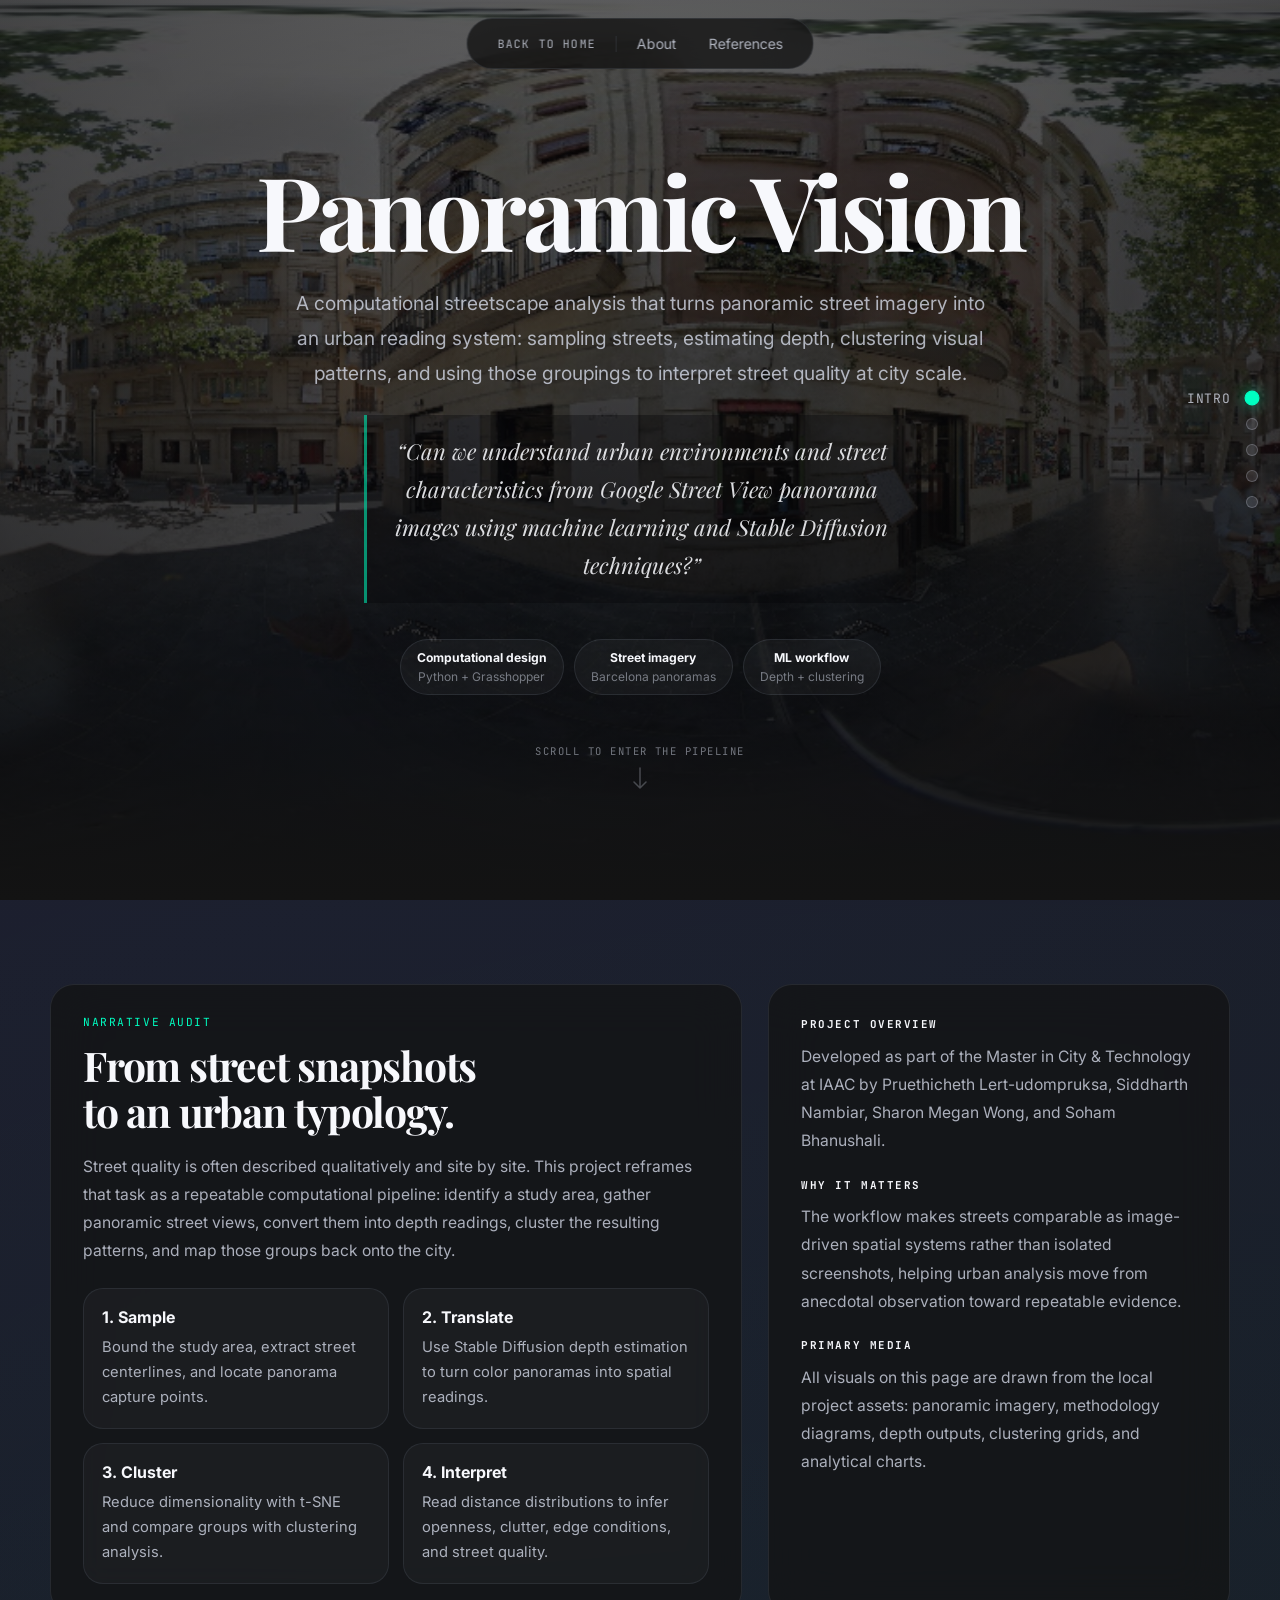
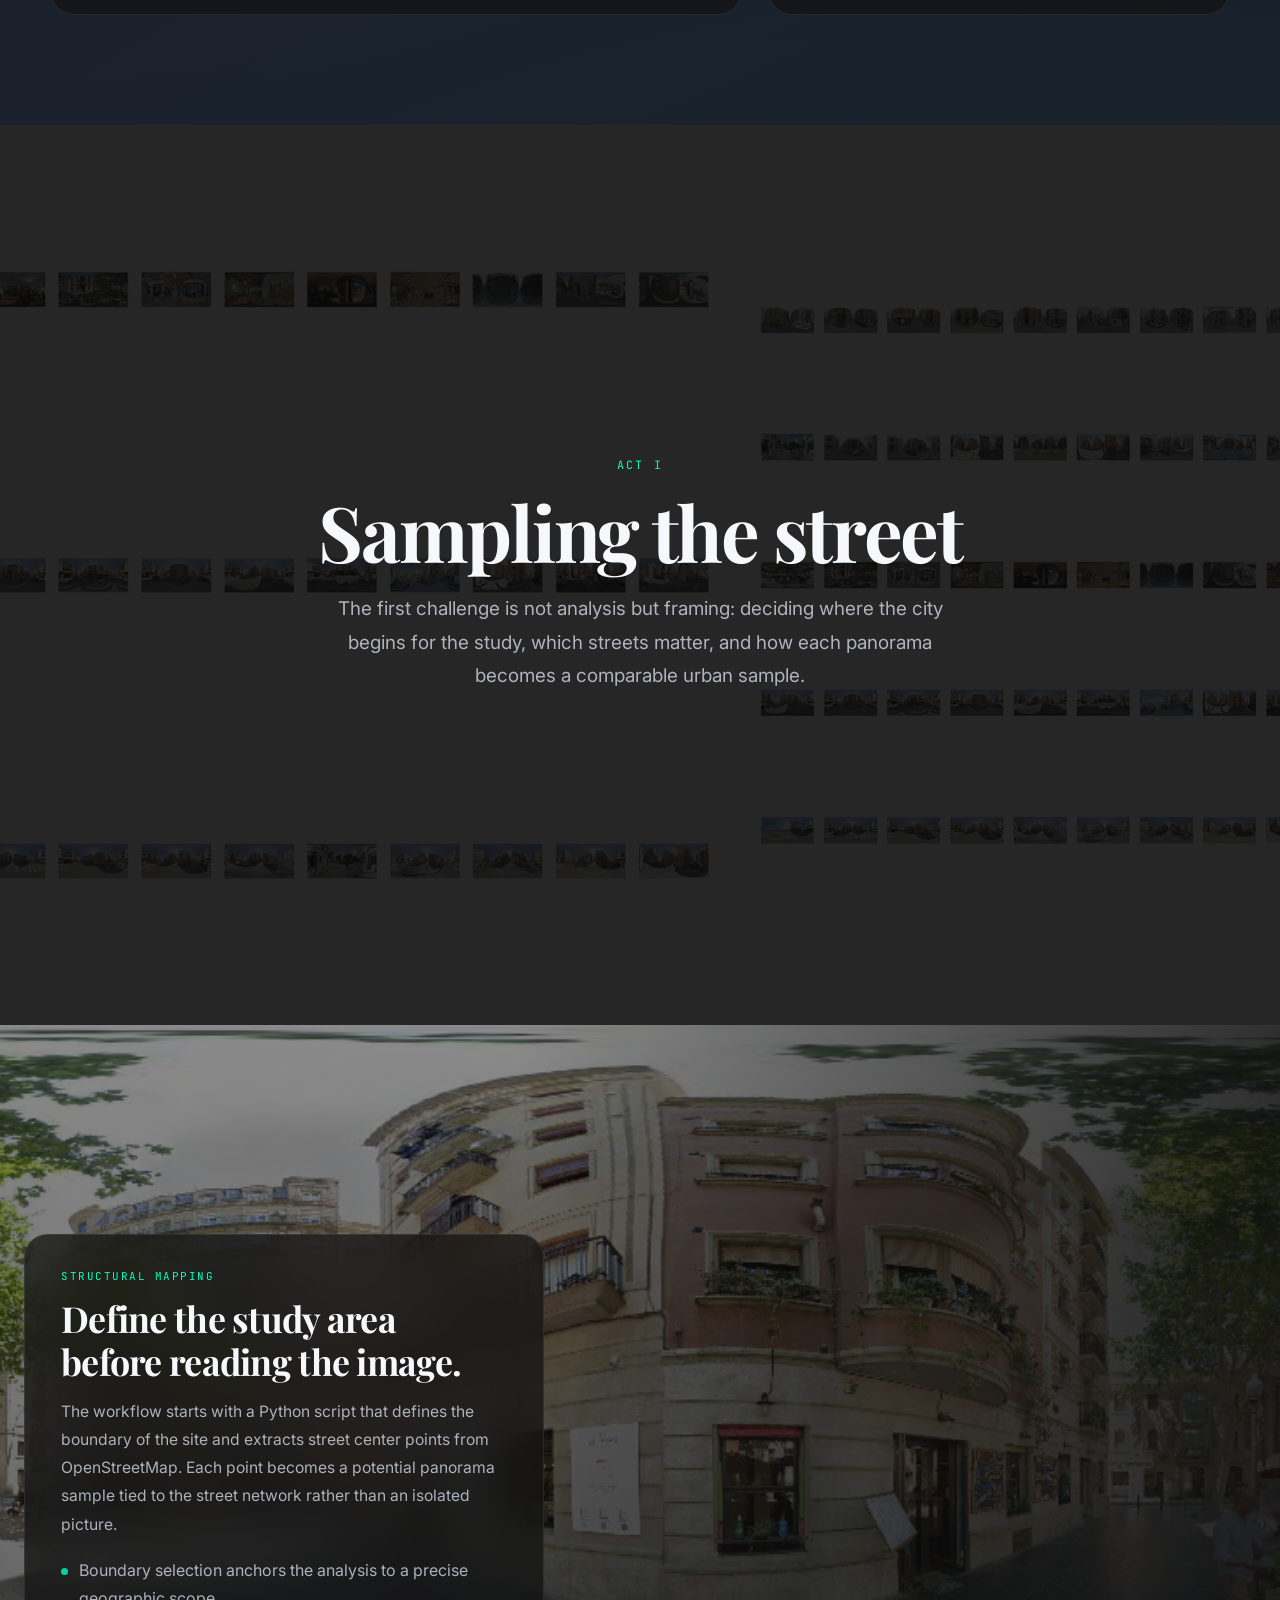
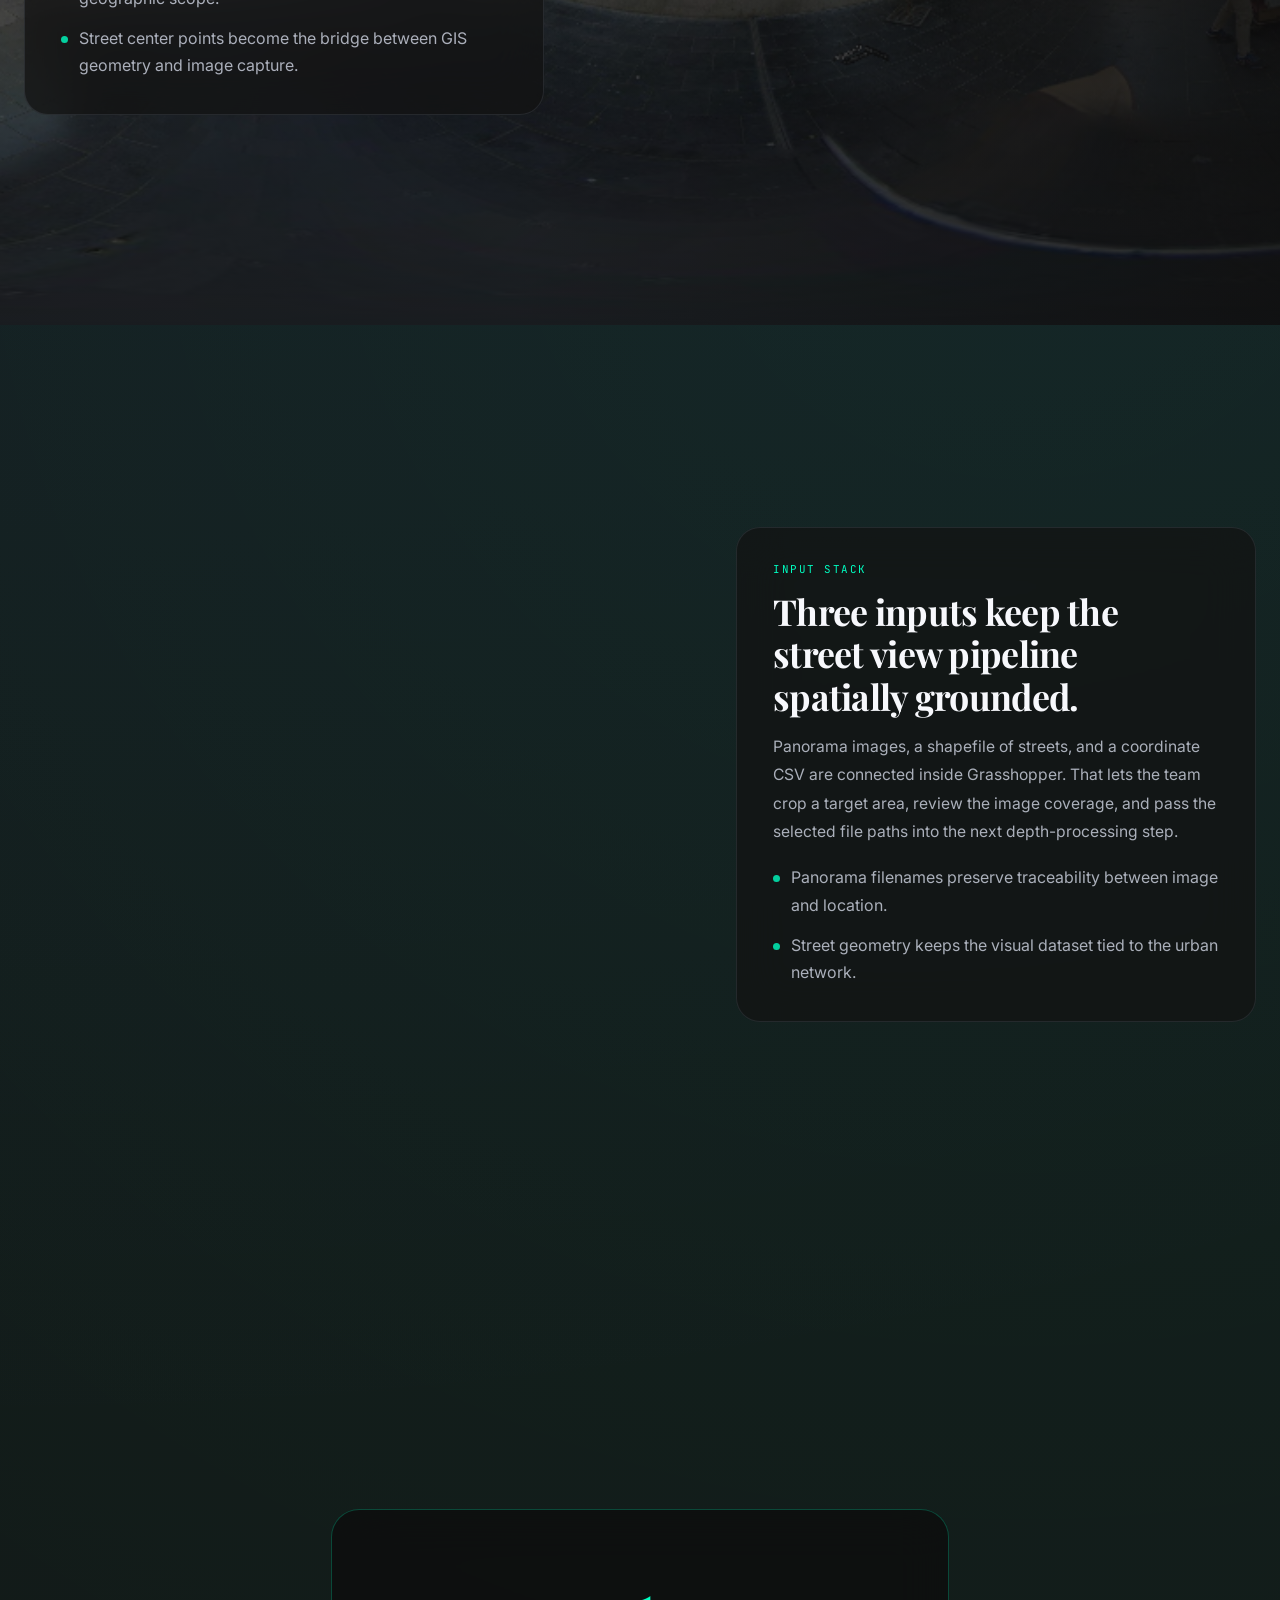
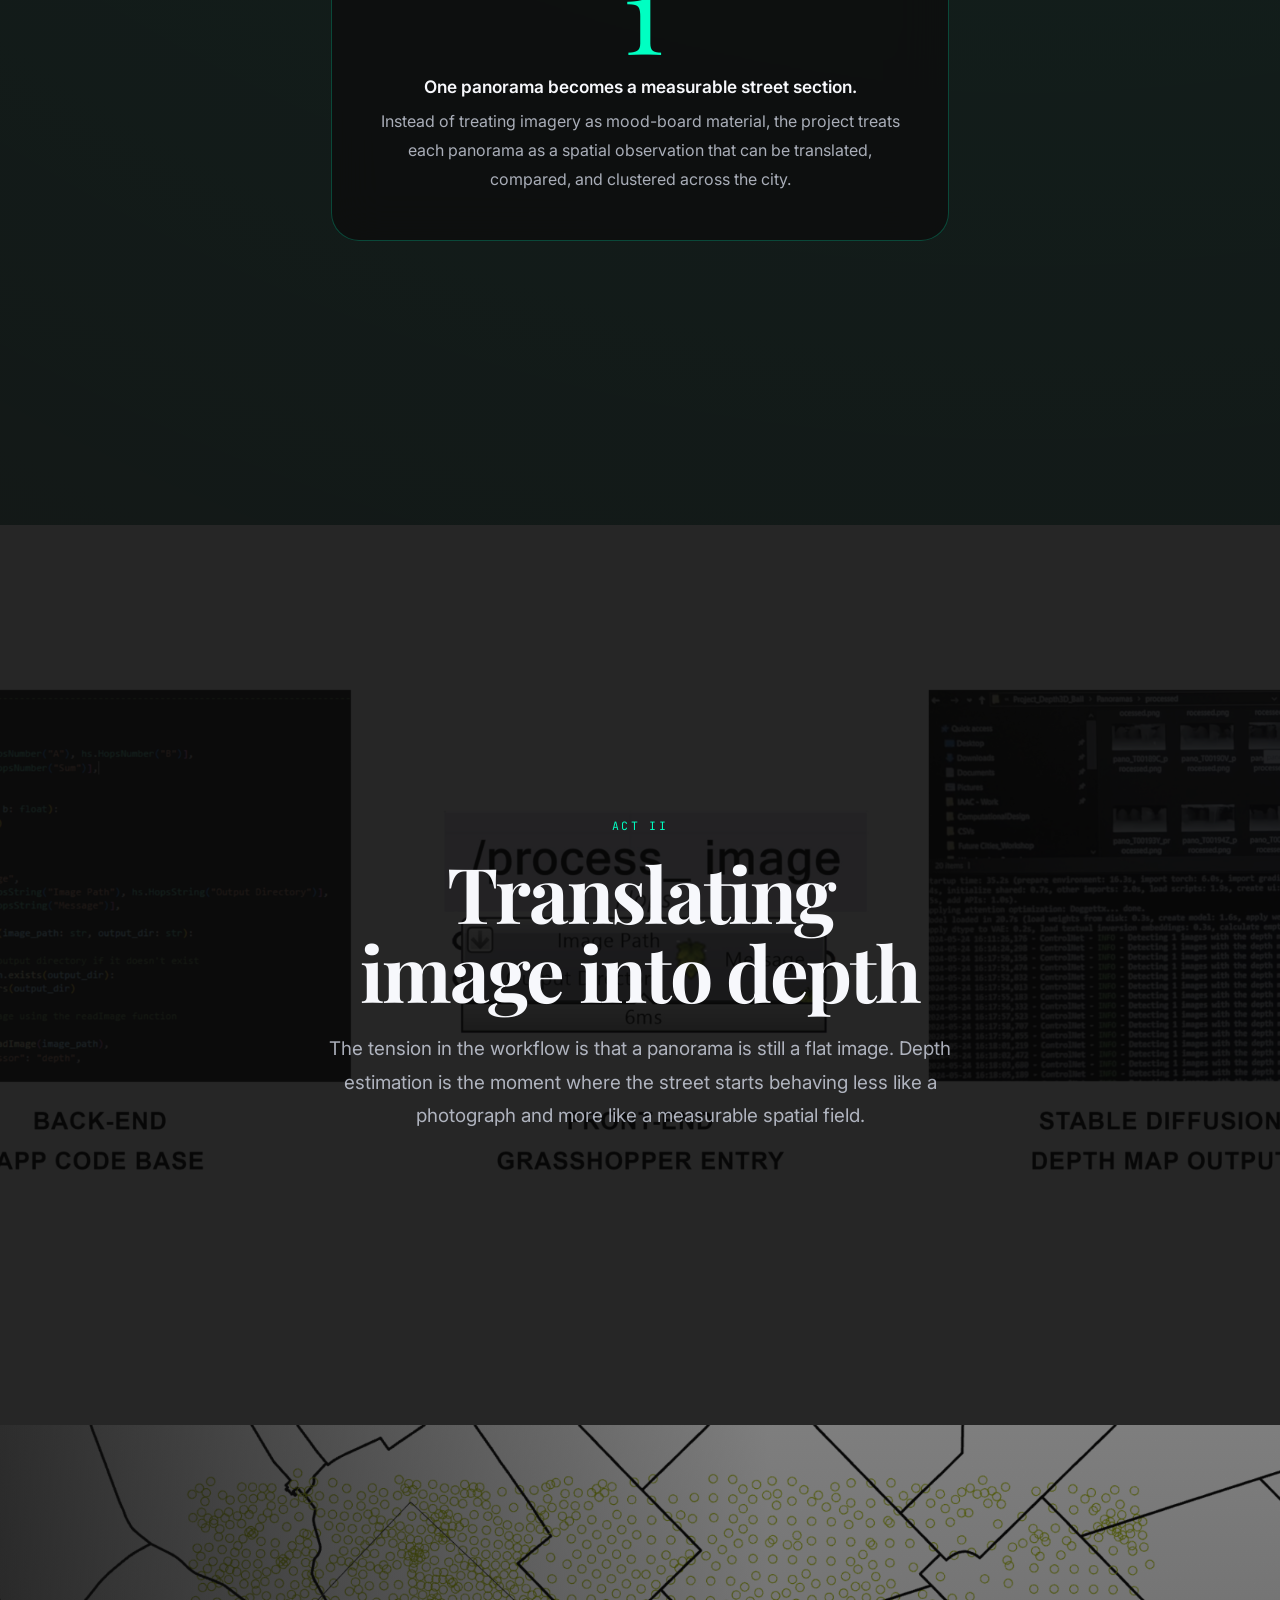
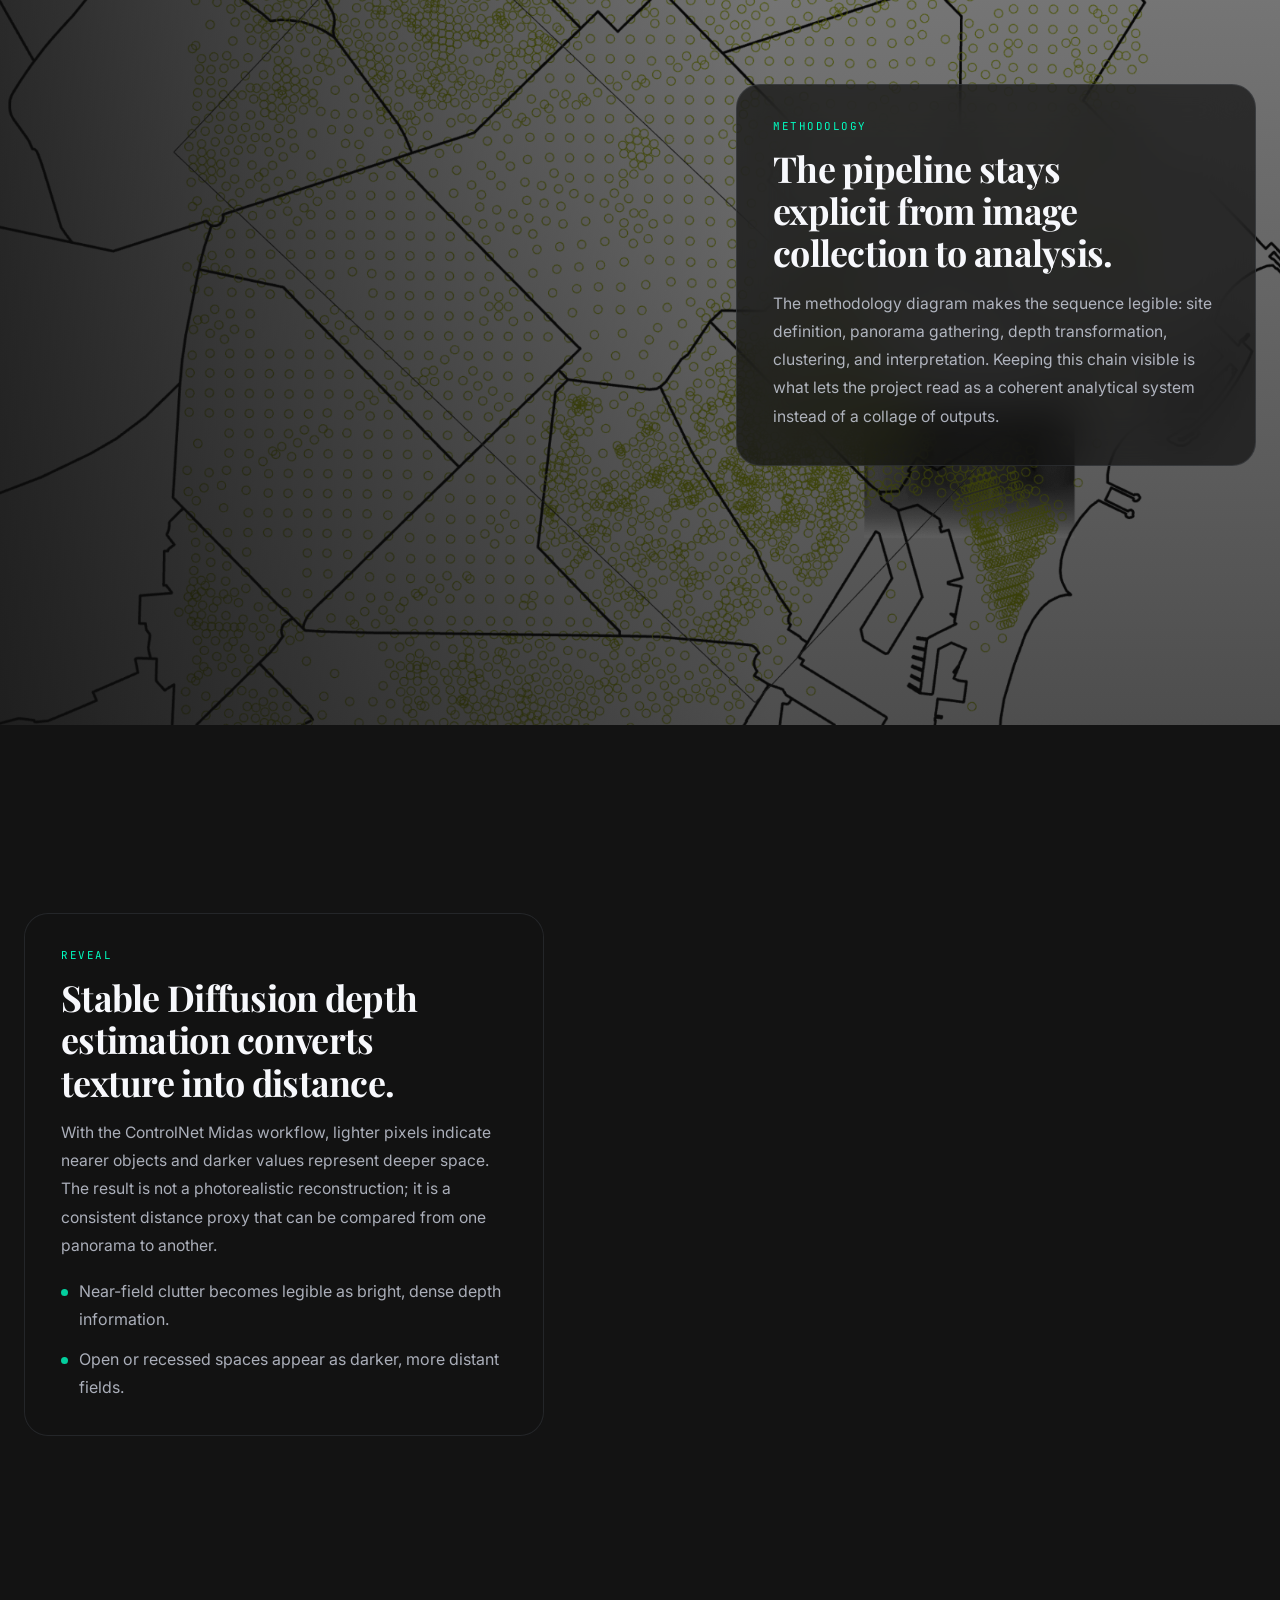
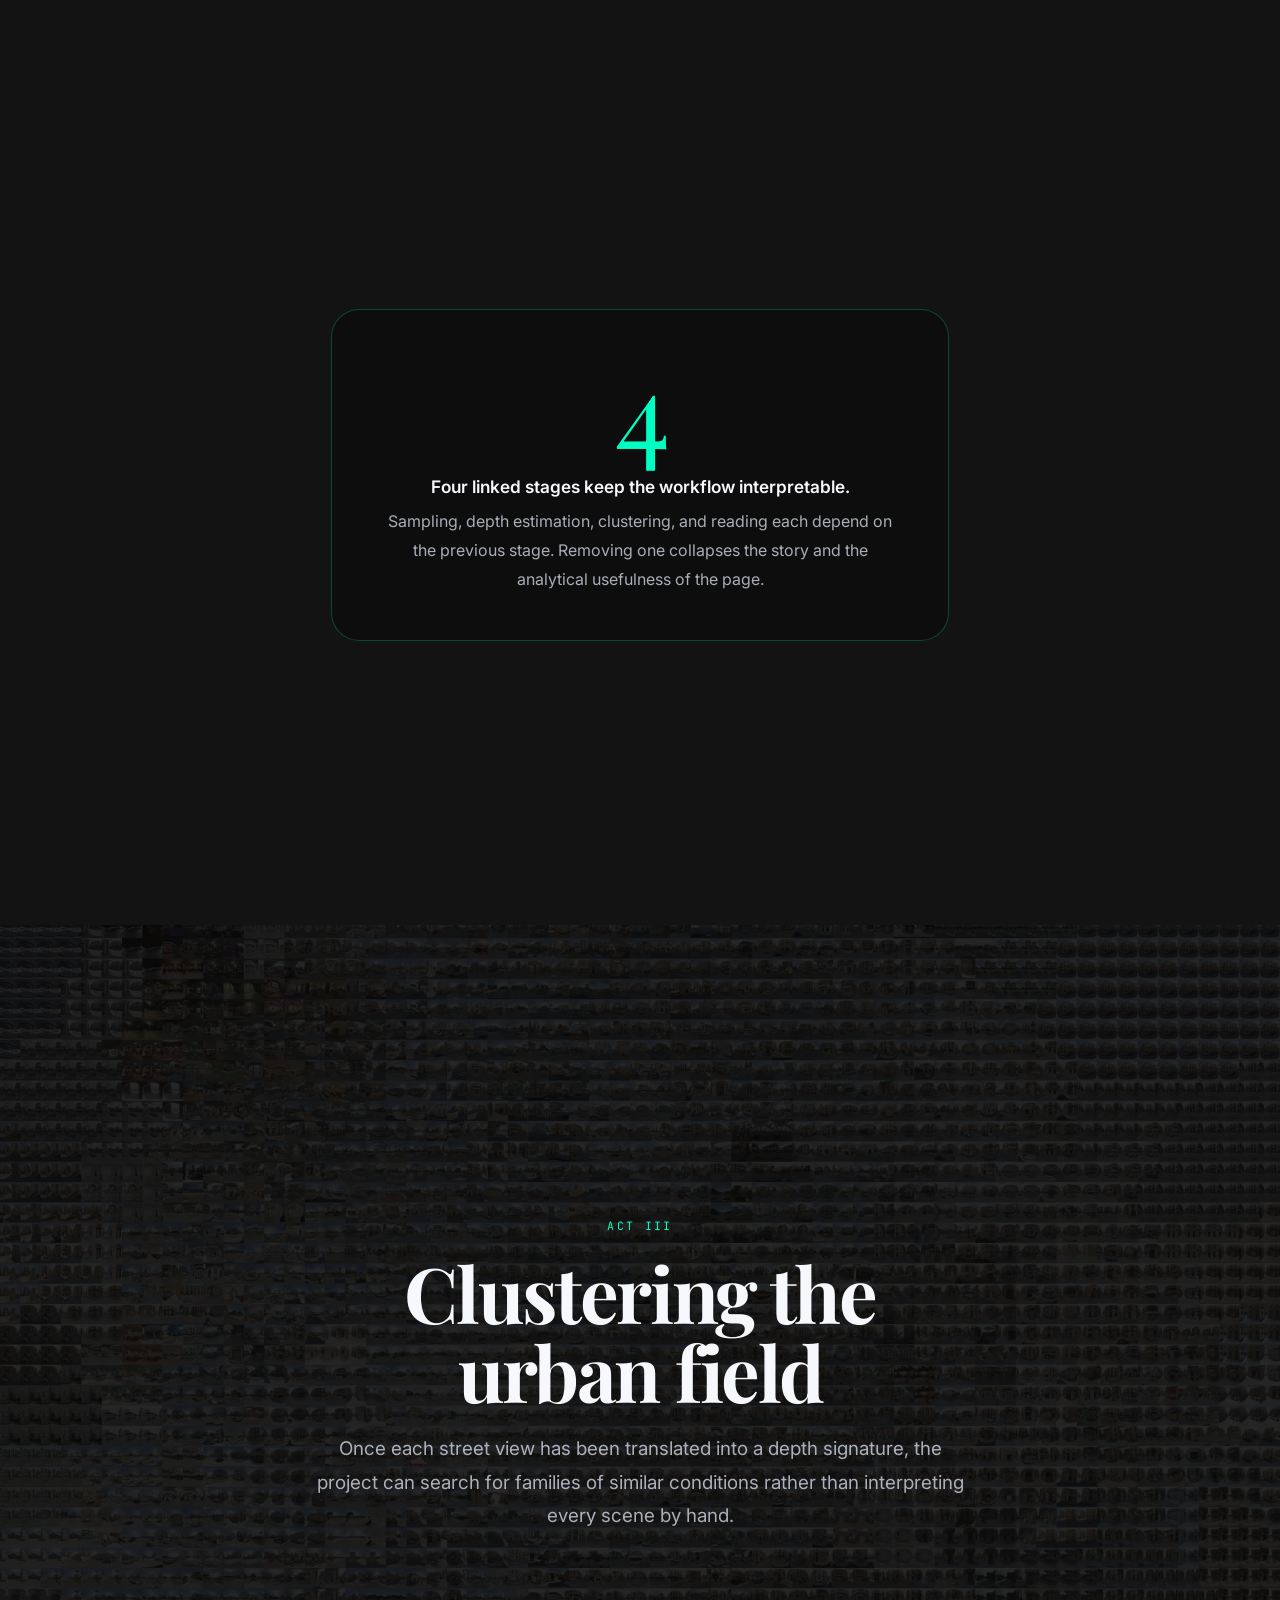
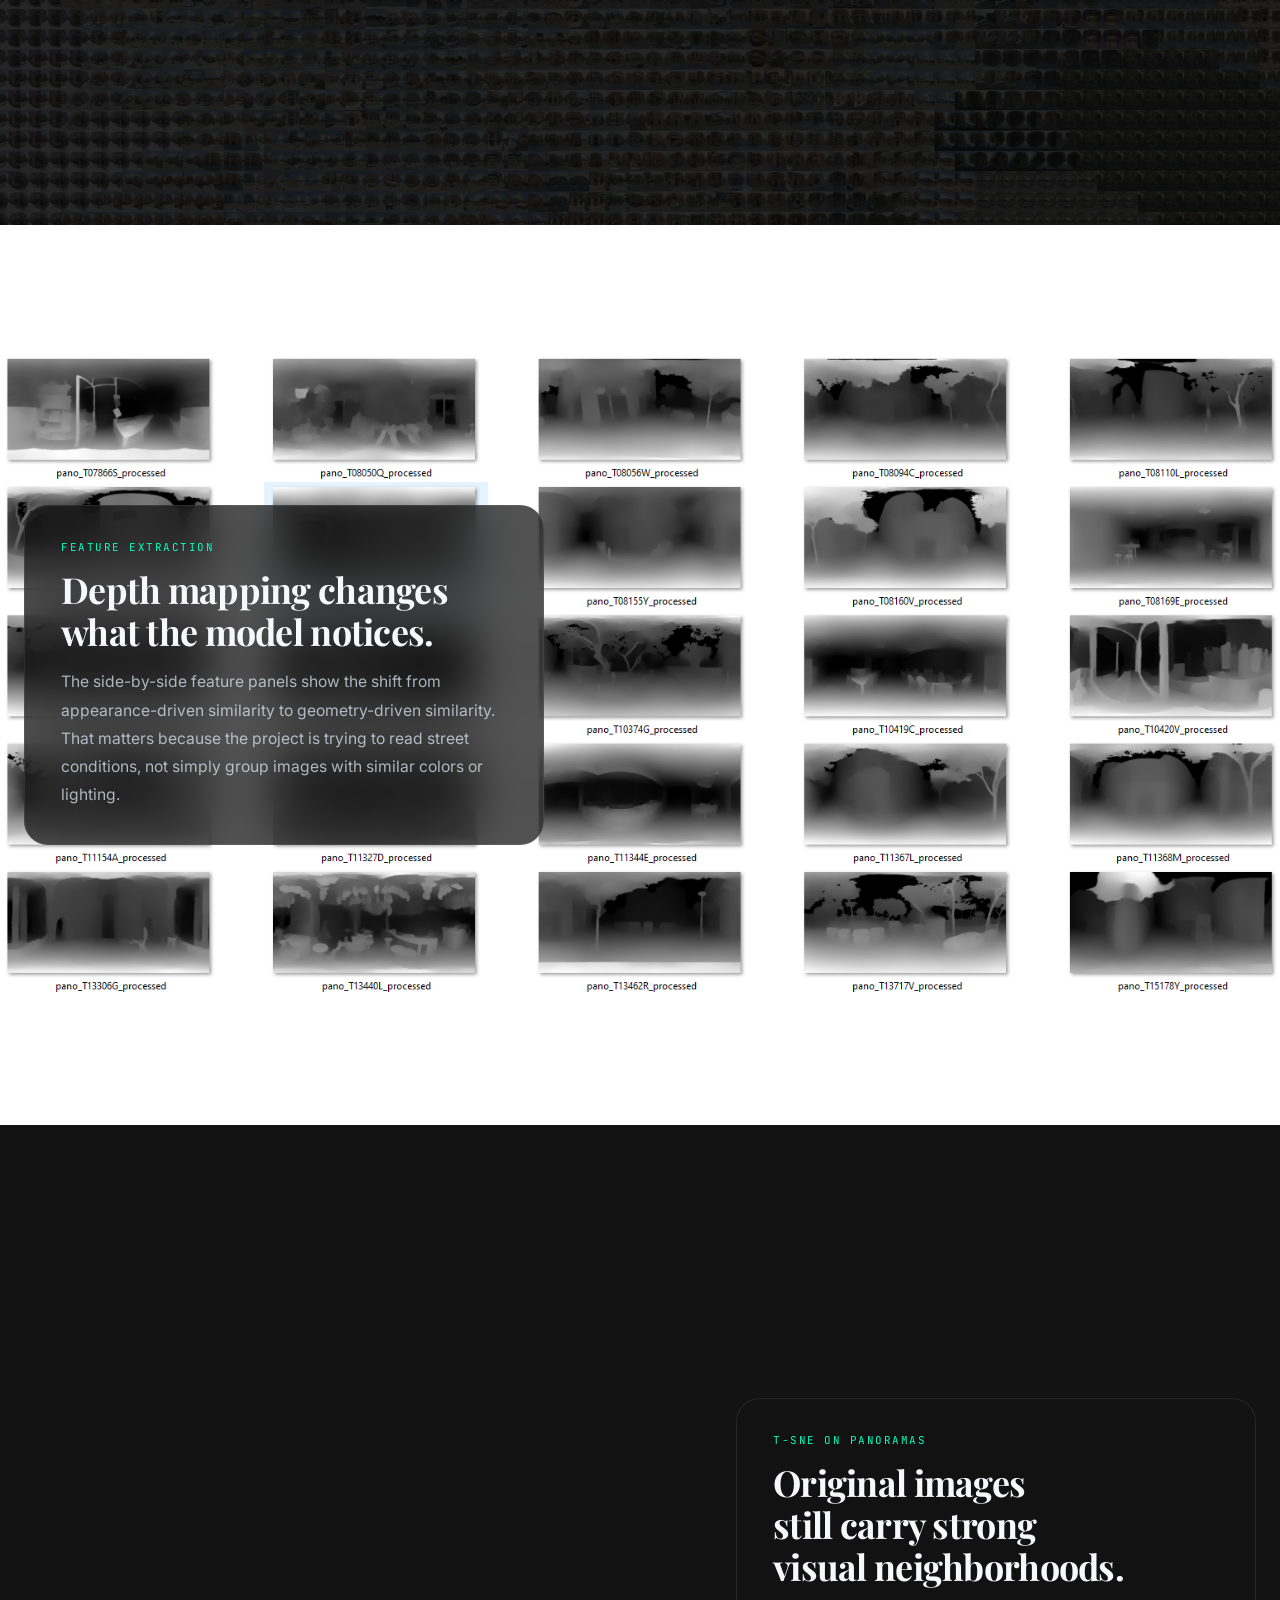
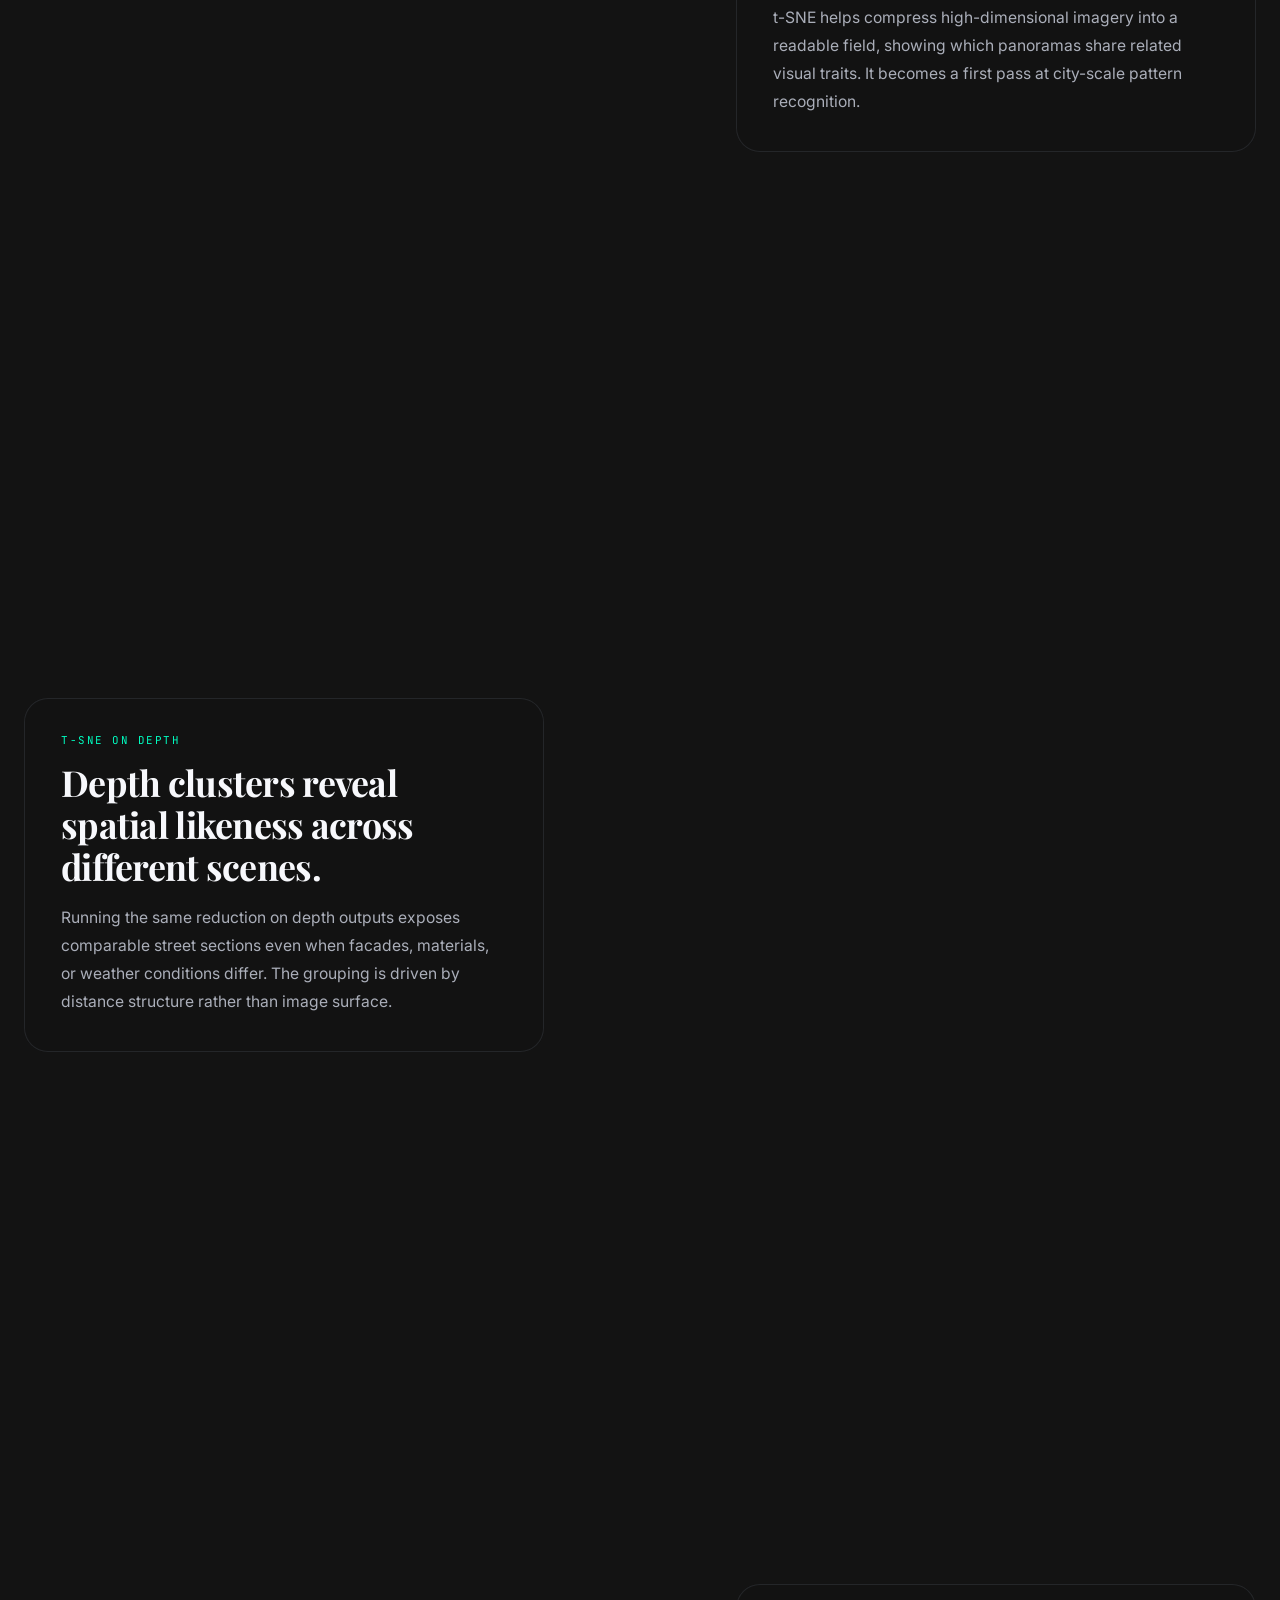
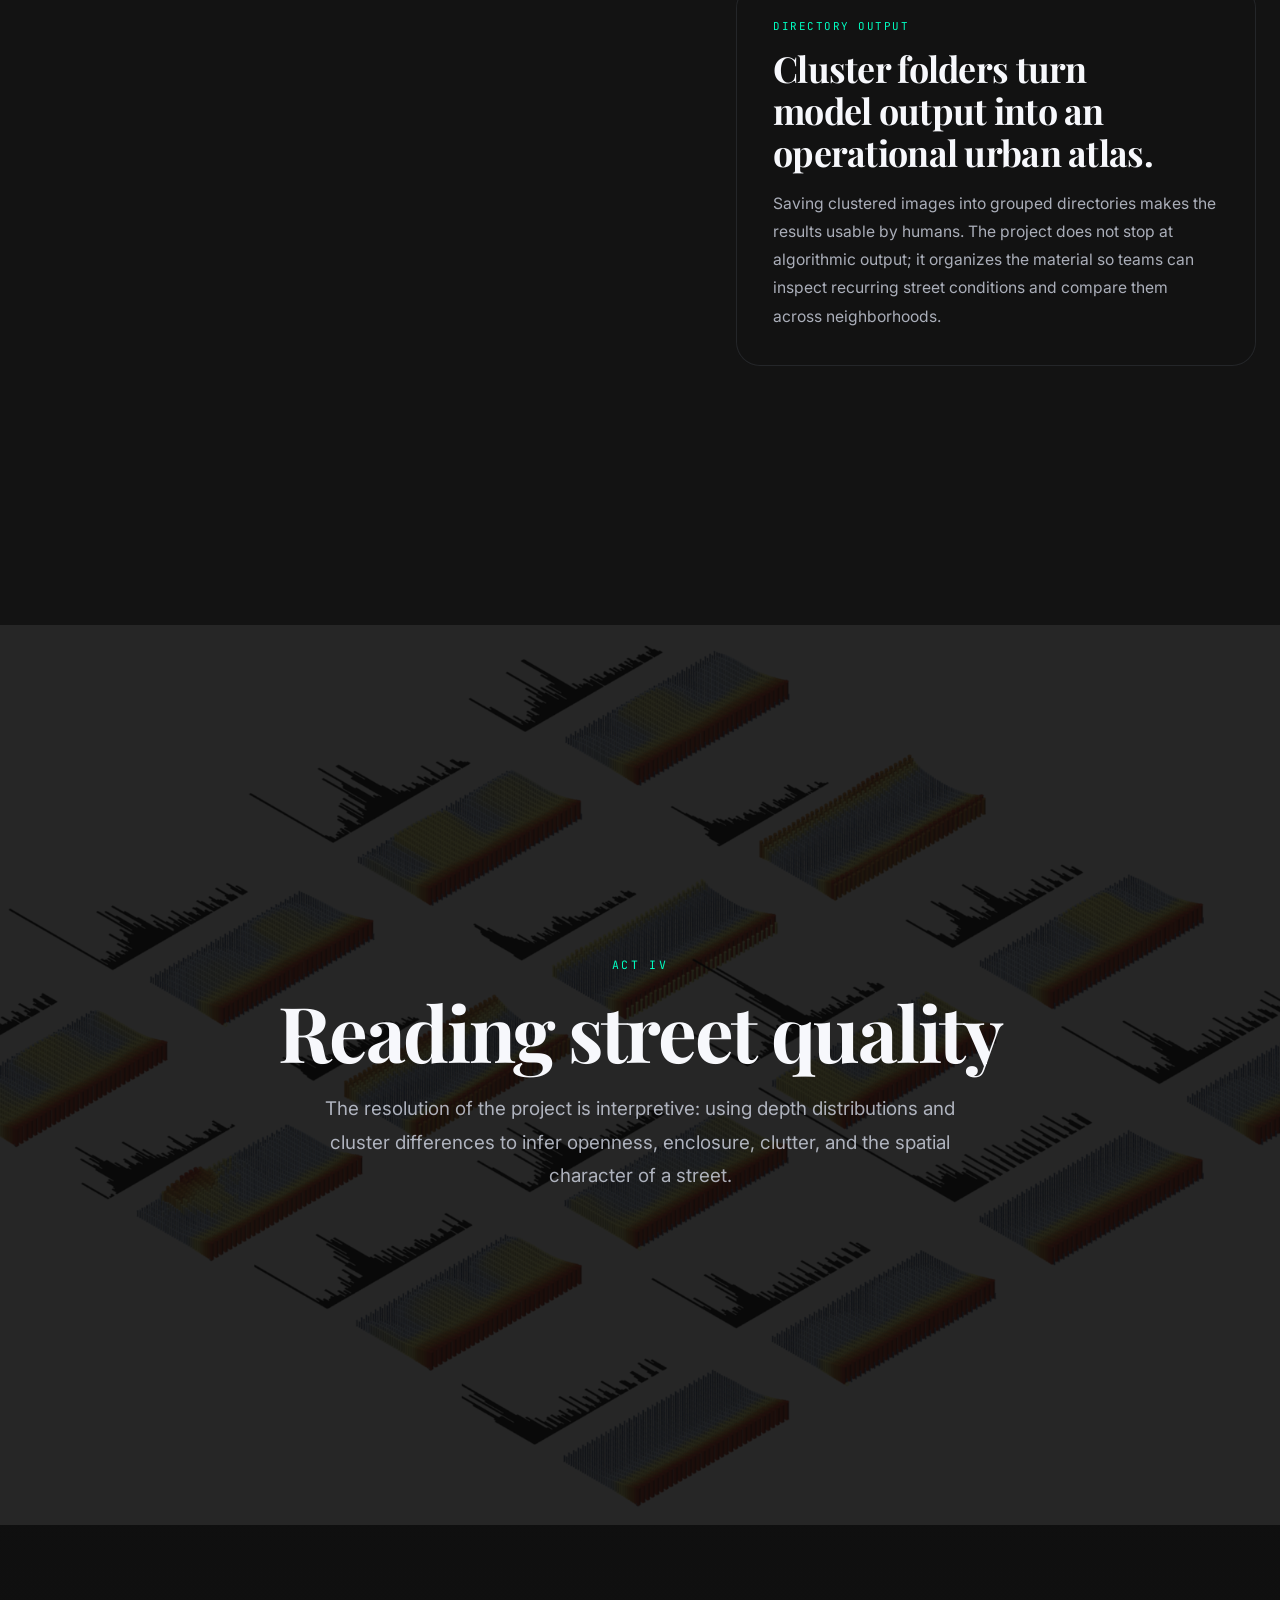
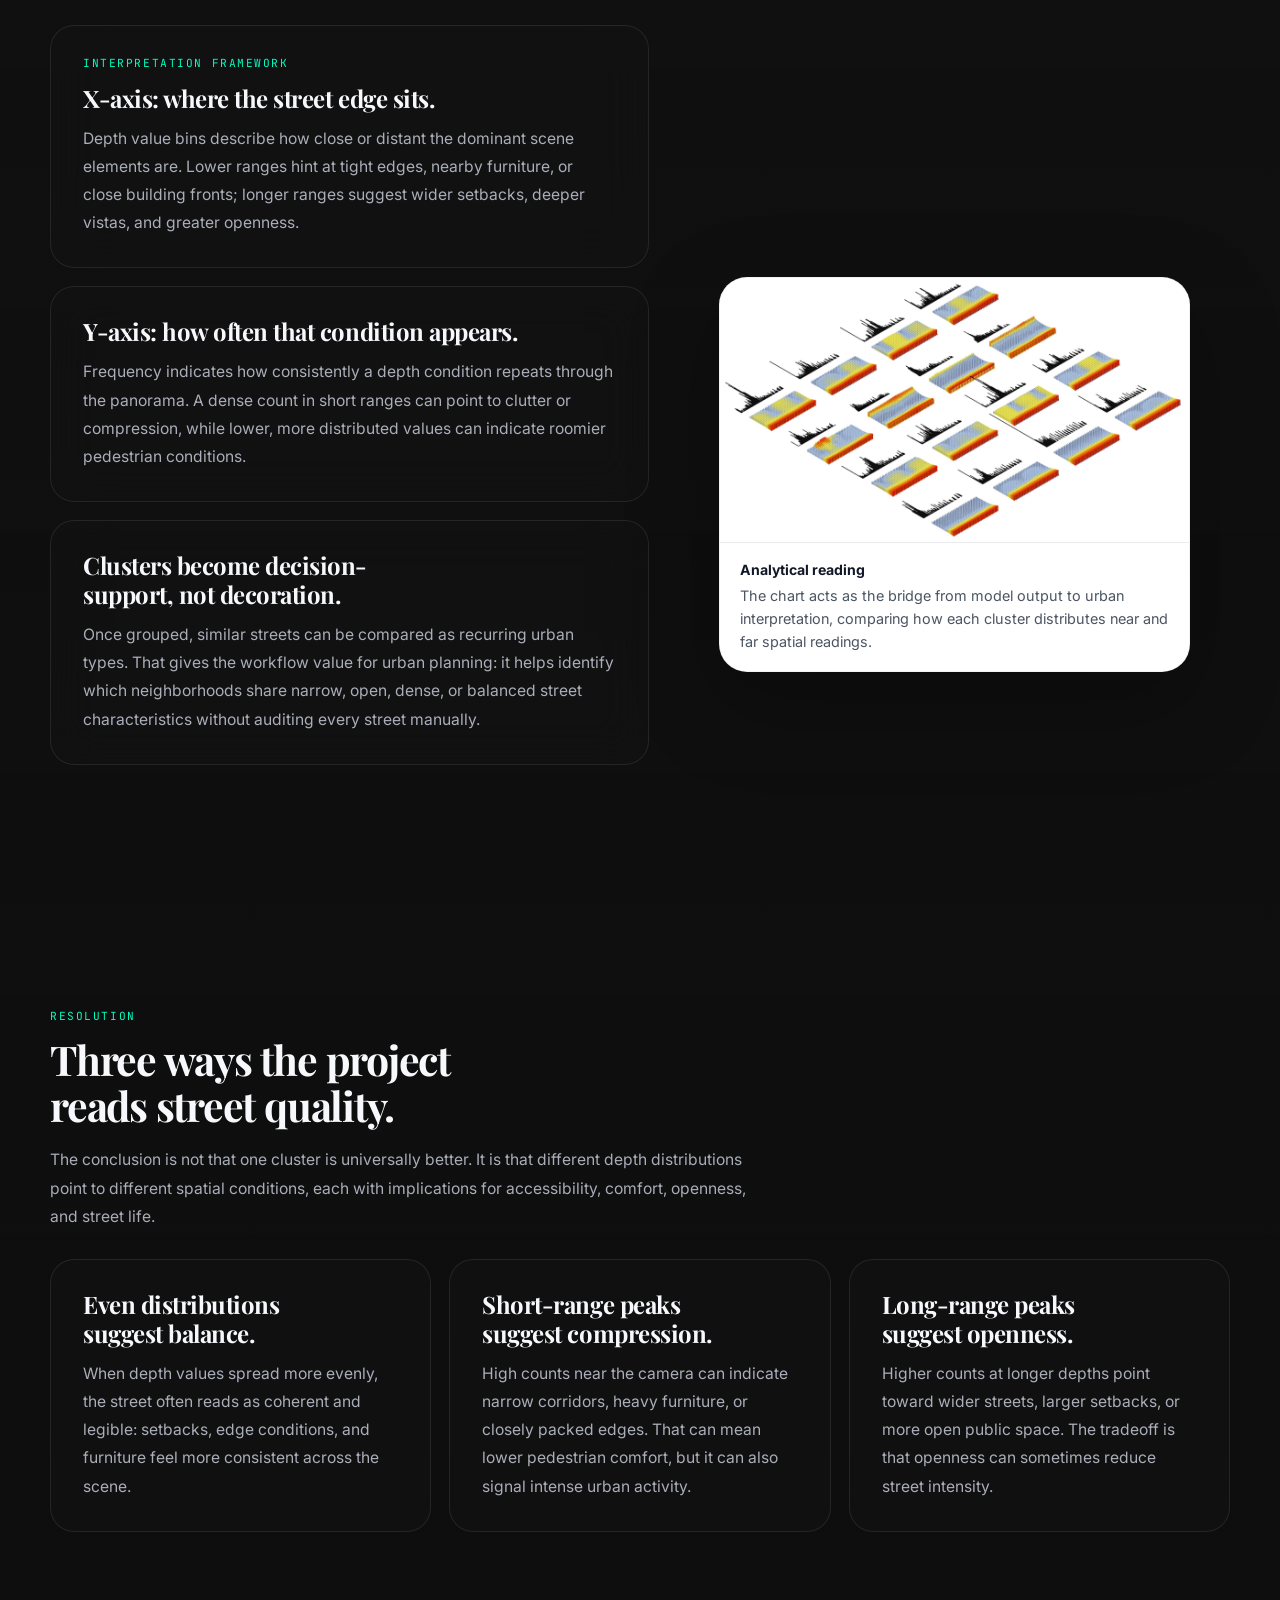
<file: posts/PanoramicVision/index.html>
<!DOCTYPE html>
<html lang="en" style="color-scheme: dark">
<head>
  <meta charset="UTF-8" />
  <meta name="viewport" content="width=device-width, initial-scale=1.0" />
  <meta name="theme-color" content="#131313" />
  <title>Panoramic Vision | Computational Streetscape Analysis</title>
  <meta
    name="description"
    content="A Nocturne-style scrollytelling case study on using street panoramas, depth mapping, and clustering to read urban street quality."
  />
  <link rel="preconnect" href="https://fonts.googleapis.com" />
  <link rel="preconnect" href="https://fonts.gstatic.com" crossorigin />
  <link
    href="https://fonts.googleapis.com/css2?family=Inter:wght@400;500;600;700;800&family=JetBrains+Mono:wght@500;600&family=Playfair+Display:ital,wght@0,400;0,500;0,700;1,400&display=swap"
    rel="stylesheet"
  />
  <style>
    :root {
      --surface: #131313;
      --surface-dim: #0e0e0e;
      --surface-bright: #3a3939;
      --accent: #00ffc2;
      --accent-2: #6366f1;
      --text-high: #f7f8fc;
      --text-mid: rgba(224, 229, 244, 0.74);
      --text-low: rgba(224, 229, 244, 0.48);
      --border: rgba(148, 163, 184, 0.14);
      --border-accent: rgba(0, 255, 194, 0.24);
      --ease-out: cubic-bezier(0.23, 1, 0.32, 1);
      --ease-in-out: cubic-bezier(0.77, 0, 0.175, 1);
      --page-max: 1180px;
      --copy-max: 70ch;
    }

    * {
      box-sizing: border-box;
    }

    html {
      scroll-behavior: smooth;
    }

    body {
      margin: 0;
      min-height: 100vh;
      font-family: "Inter", system-ui, sans-serif;
      color: var(--text-high);
      background:
        radial-gradient(circle at top left, rgba(99, 102, 241, 0.14), transparent 28%),
        radial-gradient(circle at 80% 20%, rgba(0, 255, 194, 0.08), transparent 24%),
        var(--surface);
      -webkit-font-smoothing: antialiased;
      text-rendering: optimizeLegibility;
    }

    img {
      display: block;
      max-width: 100%;
    }

    a {
      color: inherit;
      text-decoration: none;
      transition:
        color 200ms var(--ease-out),
        background-color 200ms var(--ease-out),
        border-color 200ms var(--ease-out),
        transform 200ms var(--ease-out);
    }

    a:active,
    button:active {
      transform: scale(0.97);
    }

    button {
      font: inherit;
    }

    a,
    button {
      touch-action: manipulation;
      -webkit-tap-highlight-color: rgba(0, 255, 194, 0.18);
    }

    :focus-visible {
      outline: 2px solid var(--accent);
      outline-offset: 3px;
    }

    h1,
    h2,
    h3,
    h4 {
      margin: 0;
      text-wrap: balance;
    }

    p {
      margin: 0;
    }

    [id] {
      scroll-margin-top: 84px;
    }

    .skip-link {
      position: fixed;
      left: 16px;
      top: -120%;
      z-index: 9999;
      padding: 10px 16px;
      border-radius: 12px;
      background: var(--accent);
      color: #061110;
      font-weight: 700;
      transition: top 160ms var(--ease-out);
    }

    .skip-link:focus {
      top: 16px;
    }

    #progress-bar {
      position: fixed;
      inset: 0 auto auto 0;
      width: 0;
      height: 3px;
      z-index: 9999;
      background: linear-gradient(90deg, var(--accent), var(--accent-2));
      transition: width 80ms linear;
      pointer-events: none;
    }

    .topbar {
      position: fixed;
      top: 18px;
      left: 50%;
      transform: translateX(-50%);
      z-index: 900;
      display: flex;
      align-items: center;
      gap: 8px;
      padding: 10px 18px;
      border: 1px solid var(--border);
      border-radius: 999px;
      background: rgba(13, 13, 13, 0.72);
      backdrop-filter: blur(20px);
      -webkit-backdrop-filter: blur(20px);
      white-space: nowrap;
    }

    .topbar-back,
    .topbar-link {
      display: inline-flex;
      align-items: center;
      gap: 6px;
      padding: 6px 12px;
      border-radius: 999px;
    }

    .topbar-back {
      font-family: "JetBrains Mono", monospace;
      font-size: 0.72rem;
      letter-spacing: 0.1em;
      text-transform: uppercase;
      color: var(--text-mid);
    }

    .topbar-link {
      color: var(--text-mid);
      font-size: 0.88rem;
    }

    .topbar-back:hover,
    .topbar-link:hover {
      color: var(--text-high);
      background: rgba(255, 255, 255, 0.06);
    }

    .topbar-divider {
      width: 1px;
      height: 16px;
      background: var(--border);
    }

    .chapter-nav {
      position: fixed;
      right: 22px;
      top: 50%;
      transform: translateY(-50%);
      z-index: 900;
      display: flex;
      flex-direction: column;
      gap: 14px;
    }

    .chapter-dot {
      position: relative;
      display: block;
      width: 12px;
      height: 12px;
      border-radius: 50%;
      background: rgba(224, 229, 244, 0.12);
      border: 1px solid rgba(224, 229, 244, 0.24);
    }

    .chapter-dot::after {
      content: attr(data-label);
      position: absolute;
      right: calc(100% + 12px);
      top: 50%;
      transform: translateY(-50%);
      opacity: 0;
      pointer-events: none;
      font-family: "JetBrains Mono", monospace;
      font-size: 0.65rem;
      letter-spacing: 0.1em;
      text-transform: uppercase;
      color: var(--text-mid);
      white-space: nowrap;
      transition: opacity 200ms var(--ease-out);
    }

    .chapter-dot:hover::after,
    .chapter-dot:focus-visible::after,
    .chapter-dot.is-active::after {
      opacity: 1;
    }

    .chapter-dot.is-active {
      background: var(--accent);
      border-color: var(--accent);
      box-shadow: 0 0 12px rgba(0, 255, 194, 0.48);
      transform: scale(1.25);
    }

    .hero {
      position: relative;
      min-height: 100vh;
      display: flex;
      align-items: center;
      justify-content: center;
      overflow: hidden;
      isolation: isolate;
    }

    .hero-media,
    .hero-media img,
    .hero-vignette {
      position: absolute;
      inset: 0;
    }

    .hero-media img {
      width: 100%;
      height: 100%;
      object-fit: cover;
      filter: saturate(0.84) brightness(0.56);
    }

    .hero-vignette {
      background:
        linear-gradient(180deg, rgba(10, 10, 12, 0.24) 0%, rgba(10, 10, 12, 0.68) 82%, var(--surface) 100%),
        radial-gradient(circle at center, transparent 20%, rgba(10, 10, 12, 0.42) 100%);
      z-index: 1;
    }

    .hero-content {
      position: relative;
      z-index: 2;
      width: min(calc(100% - 40px), 980px);
      padding: 110px 0 60px;
      text-align: center;
    }

    .hero-kicker,
    .section-kicker,
    .card-eyebrow,
    .reference-label,
    .meta-copy strong {
      font-family: "JetBrains Mono", monospace;
      letter-spacing: 0.14em;
      text-transform: uppercase;
    }

    .hero-kicker {
      display: inline-flex;
      align-items: center;
      gap: 8px;
      margin-bottom: 24px;
      padding: 10px 16px;
      border-radius: 999px;
      border: 1px solid var(--border-accent);
      background: rgba(0, 255, 194, 0.06);
      color: var(--accent);
      font-size: 0.72rem;
    }

    .hero-kicker::before {
      content: "";
      width: 6px;
      height: 6px;
      border-radius: 50%;
      background: var(--accent);
      box-shadow: 0 0 12px rgba(0, 255, 194, 0.72);
    }

    .hero-title {
      font-family: "Playfair Display", Georgia, serif;
      font-size: clamp(3.6rem, 8vw, 7rem);
      line-height: 0.98;
      letter-spacing: -0.04em;
      margin-bottom: 26px;
    }

    .hero-subtitle {
      max-width: 58ch;
      margin: 0 auto 24px;
      font-size: clamp(1rem, 1.5vw, 1.24rem);
      line-height: 1.82;
      color: var(--text-mid);
    }

    .hero-quote {
      max-width: 46ch;
      margin: 0 auto 36px;
      padding: 18px 22px;
      border-left: 3px solid rgba(0, 255, 194, 0.54);
      border-radius: 0 16px 16px 0;
      background: rgba(8, 8, 10, 0.36);
      font-family: "Playfair Display", Georgia, serif;
      font-size: clamp(1.08rem, 2vw, 1.38rem);
      font-style: italic;
      line-height: 1.72;
      color: rgba(247, 248, 252, 0.88);
    }

    .hero-meta {
      display: flex;
      flex-wrap: wrap;
      justify-content: center;
      gap: 10px;
      margin-bottom: 44px;
    }

    .meta-pill {
      display: grid;
      gap: 4px;
      padding: 10px 16px;
      border-radius: 999px;
      border: 1px solid var(--border);
      background: rgba(255, 255, 255, 0.04);
    }

    .meta-pill strong {
      font-size: 0.76rem;
      color: var(--text-high);
    }

    .meta-pill span {
      color: var(--text-low);
      font-size: 0.75rem;
    }

    .scroll-prompt {
      display: inline-flex;
      flex-direction: column;
      align-items: center;
      gap: 8px;
      font-family: "JetBrains Mono", monospace;
      font-size: 0.66rem;
      letter-spacing: 0.14em;
      text-transform: uppercase;
      color: var(--text-low);
    }

    .scroll-prompt svg {
      opacity: 0.56;
    }

    .intro-band,
    .resolution-shell,
    .references-shell {
      width: min(calc(100% - 40px), var(--page-max));
      margin: 0 auto;
    }

    .intro-band {
      display: grid;
      grid-template-columns: minmax(0, 1.2fr) minmax(320px, 0.8fr);
      gap: 26px;
      padding: 84px 0 110px;
    }

    .intro-card,
    .meta-card,
    .glass-card,
    .reading-card,
    .takeaway-card,
    .references-card {
      border: 1px solid var(--border);
      border-radius: 24px;
      background: rgba(19, 19, 19, 0.72);
      backdrop-filter: blur(24px);
      -webkit-backdrop-filter: blur(24px);
    }

    .intro-card,
    .meta-card,
    .reading-card,
    .takeaway-card,
    .references-card {
      padding: 30px 32px;
    }

    .section-kicker {
      font-size: 0.7rem;
      color: var(--accent);
      margin-bottom: 14px;
    }

    .intro-card h2,
    .resolution-heading,
    .references-card h2 {
      font-family: "Playfair Display", Georgia, serif;
      font-size: clamp(2rem, 3.2vw, 3rem);
      line-height: 1.12;
      letter-spacing: -0.03em;
      margin-bottom: 18px;
    }

    .intro-card p,
    .meta-copy,
    .card-body,
    .reading-card p,
    .takeaway-card p,
    .references-list li,
    .credits-copy {
      color: var(--text-mid);
      line-height: 1.8;
      font-size: 0.98rem;
    }

    .meta-card {
      display: grid;
      gap: 20px;
      align-content: start;
    }

    .meta-copy strong {
      display: block;
      margin-bottom: 8px;
      color: var(--text-high);
      font-size: 0.68rem;
    }

    .pipeline-grid {
      display: grid;
      grid-template-columns: repeat(2, minmax(0, 1fr));
      gap: 14px;
      margin-top: 22px;
    }

    .pipeline-step {
      padding: 18px;
      border-radius: 20px;
      border: 1px solid rgba(148, 163, 184, 0.12);
      background: rgba(255, 255, 255, 0.03);
    }

    .pipeline-step strong {
      display: block;
      margin-bottom: 8px;
      color: var(--text-high);
      font-size: 1rem;
    }

    .pipeline-step span {
      color: var(--text-mid);
      line-height: 1.7;
      font-size: 0.92rem;
    }

    .chapter-marker {
      position: relative;
      min-height: 100vh;
      display: flex;
      align-items: center;
      justify-content: center;
      text-align: center;
      overflow: hidden;
    }

    .chapter-marker-bg,
    .chapter-marker-bg img,
    .chapter-marker-bg-overlay {
      position: absolute;
      inset: 0;
    }

    .chapter-marker-bg img {
      width: 100%;
      height: 100%;
      object-fit: cover;
      filter: brightness(0.28) saturate(0.72);
    }

    .chapter-marker-bg-overlay {
      background: rgba(13, 13, 13, 0.56);
    }

    .chapter-marker-content {
      position: relative;
      z-index: 2;
      width: min(calc(100% - 40px), 820px);
      padding: 40px 0;
    }

    .chapter-number {
      margin-bottom: 20px;
      color: var(--accent);
      font-family: "JetBrains Mono", monospace;
      font-size: 0.72rem;
      letter-spacing: 0.2em;
      text-transform: uppercase;
    }

    .chapter-title {
      font-family: "Playfair Display", Georgia, serif;
      font-size: clamp(3rem, 6vw, 5.8rem);
      line-height: 1.04;
      letter-spacing: -0.03em;
      margin-bottom: 20px;
    }

    .chapter-desc {
      max-width: 54ch;
      margin: 0 auto;
      font-size: clamp(1rem, 1.5vw, 1.18rem);
      line-height: 1.76;
      color: var(--text-mid);
    }

    .scrolly-act {
      position: relative;
      overflow-x: clip;
    }

    .act-bg {
      position: sticky;
      top: 0;
      height: 100vh;
      margin-bottom: -100vh;
      z-index: 0;
      overflow: hidden;
    }

    .bg-layer {
      position: absolute;
      inset: 0;
      opacity: 0;
      transition: opacity 560ms var(--ease-out);
    }

    .bg-layer.is-active {
      opacity: 1;
    }

    .bg-layer img {
      width: 100%;
      height: 100%;
      object-fit: cover;
    }

    .bg-layer.contain img {
      object-fit: contain;
      background: var(--surface-dim);
    }

    .bg-layer.contain.white-bg img {
      background: #ffffff;
    }

    .bg-overlay {
      position: absolute;
      inset: 0;
      background:
        linear-gradient(180deg, rgba(13, 13, 13, 0.48) 0%, rgba(13, 13, 13, 0.7) 100%),
        linear-gradient(90deg, rgba(13, 13, 13, 0.72) 0%, transparent 60%);
      pointer-events: none;
    }

    .bg-overlay.overlay-right {
      background:
        linear-gradient(180deg, rgba(13, 13, 13, 0.48) 0%, rgba(13, 13, 13, 0.7) 100%),
        linear-gradient(270deg, rgba(13, 13, 13, 0.72) 0%, transparent 60%);
    }

    .bg-overlay.overlay-center {
      background: rgba(13, 13, 13, 0.58);
    }

    .act-panels {
      position: relative;
      z-index: 2;
    }

    .scroll-panel {
      min-height: 100vh;
      display: flex;
      align-items: center;
      padding: 80px 24px;
    }

    .scroll-panel.align-left {
      justify-content: flex-start;
    }

    .scroll-panel.align-right {
      justify-content: flex-end;
    }

    .scroll-panel.align-center {
      justify-content: center;
    }

    .glass-card {
      max-width: 520px;
      padding: 34px 36px;
    }

    .card-eyebrow {
      margin-bottom: 14px;
      font-size: 0.68rem;
      color: var(--accent);
    }

    .card-heading {
      margin-bottom: 16px;
      font-family: "Playfair Display", Georgia, serif;
      font-size: clamp(1.7rem, 2.8vw, 2.5rem);
      line-height: 1.18;
      letter-spacing: -0.02em;
    }

    .card-body p + p {
      margin-top: 14px;
    }

    .card-list {
      margin: 18px 0 0;
      padding: 0;
      list-style: none;
      display: grid;
      gap: 12px;
    }

    .card-list li {
      position: relative;
      padding-left: 18px;
      color: var(--text-mid);
      line-height: 1.74;
    }

    .card-list li::before {
      content: "";
      position: absolute;
      left: 0;
      top: 11px;
      width: 7px;
      height: 7px;
      border-radius: 50%;
      background: var(--accent);
      opacity: 0.8;
    }

    .callout-card {
      max-width: 720px;
      padding: 46px 48px;
      border: 1px solid var(--border-accent);
      border-radius: 28px;
      background: rgba(13, 13, 13, 0.76);
      backdrop-filter: blur(24px);
      -webkit-backdrop-filter: blur(24px);
      text-align: center;
    }

    .callout-number {
      font-family: "Playfair Display", Georgia, serif;
      font-size: clamp(4rem, 10vw, 7rem);
      line-height: 0.95;
      color: var(--accent);
      letter-spacing: -0.05em;
      margin-bottom: 14px;
    }

    .callout-title {
      font-size: 1.08rem;
      font-weight: 600;
      margin-bottom: 10px;
    }

    .callout-text {
      color: var(--text-mid);
      line-height: 1.8;
      max-width: 52ch;
      margin: 0 auto;
    }

    .framework-shell {
      position: relative;
      background: linear-gradient(180deg, rgba(14, 14, 14, 0.6), rgba(14, 14, 14, 1));
      overflow-x: clip;
    }

    .framework-split {
      width: min(calc(100% - 40px), var(--page-max));
      margin: 0 auto;
      display: grid;
      grid-template-columns: minmax(0, 1fr) minmax(360px, 0.92fr);
      gap: 30px;
      align-items: start;
      padding: 100px 0 84px;
    }

    .framework-left {
      display: grid;
      gap: 18px;
    }

    .framework-right {
      position: sticky;
      top: 0;
      height: 100vh;
      display: flex;
      align-items: center;
      justify-content: center;
    }

    .framework-figure {
      width: 100%;
      border: 1px solid var(--border);
      border-radius: 28px;
      overflow: hidden;
      background: #ffffff;
      box-shadow: 0 30px 90px rgba(0, 0, 0, 0.28);
    }

    .framework-figure img {
      width: 100%;
      height: auto;
    }

    .framework-caption {
      padding: 18px 20px;
      background: rgba(255, 255, 255, 0.98);
      color: #111827;
      border-top: 1px solid rgba(17, 24, 39, 0.08);
    }

    .framework-caption strong {
      display: block;
      margin-bottom: 6px;
      font-size: 0.88rem;
    }

    .framework-caption span {
      font-size: 0.9rem;
      line-height: 1.6;
      color: #4b5563;
    }

    .reading-card h3,
    .takeaway-card h3 {
      margin-bottom: 12px;
      font-family: "Playfair Display", Georgia, serif;
      font-size: 1.5rem;
      line-height: 1.2;
      letter-spacing: -0.02em;
    }

    .reading-card strong,
    .takeaway-card strong,
    .credits-copy strong {
      color: var(--text-high);
    }

    .resolution-shell {
      padding: 0 0 110px;
    }

    .resolution-head {
      max-width: var(--copy-max);
      margin-bottom: 28px;
    }

    .takeaway-grid {
      display: grid;
      grid-template-columns: repeat(3, minmax(0, 1fr));
      gap: 18px;
      margin-bottom: 28px;
    }

    .credits-card {
      padding: 28px 32px;
      border-radius: 24px;
      border: 1px solid var(--border);
      background: rgba(255, 255, 255, 0.03);
    }

    .credits-copy {
      max-width: 76ch;
    }

    .references-shell {
      padding: 0 0 90px;
    }

    .references-card {
      display: grid;
      gap: 24px;
    }

    .references-grid {
      display: grid;
      grid-template-columns: 1fr 1fr;
      gap: 24px;
    }

    .references-list {
      margin: 0;
      padding-left: 18px;
      display: grid;
      gap: 12px;
    }

    .reference-label {
      display: inline-block;
      margin-bottom: 10px;
      font-size: 0.68rem;
      color: var(--accent);
    }

    .reveal {
      opacity: 0;
      transform: translateY(24px);
      transition:
        opacity 560ms var(--ease-out),
        transform 560ms var(--ease-out);
    }

    .reveal.is-visible {
      opacity: 1;
      transform: none;
    }

    @media (max-width: 1100px) {
      .intro-band,
      .framework-split,
      .takeaway-grid,
      .references-grid {
        grid-template-columns: 1fr;
      }

      .framework-right {
        position: relative;
        top: auto;
        height: auto;
      }

      .framework-figure {
        max-width: 760px;
      }
    }

    @media (max-width: 768px) {
      .topbar {
        top: 10px;
        padding: 8px 14px;
      }

      .topbar-link {
        display: none;
      }

      .chapter-nav {
        display: none;
      }

      .hero-content {
        padding-top: 104px;
      }

      .hero-title {
        font-size: clamp(2.8rem, 16vw, 4.2rem);
      }

      .intro-band,
      .framework-split,
      .resolution-shell,
      .references-shell {
        width: min(calc(100% - 28px), var(--page-max));
      }

      .scroll-panel {
        padding: 56px 16px;
      }

      .glass-card,
      .callout-card,
      .intro-card,
      .meta-card,
      .reading-card,
      .takeaway-card,
      .references-card,
      .credits-card {
        padding: 24px 22px;
      }

      .pipeline-grid {
        grid-template-columns: 1fr;
      }

      .act-bg {
        top: 0;
      }
    }

    @media (prefers-reduced-motion: reduce) {
      html {
        scroll-behavior: auto;
      }

      *,
      *::before,
      *::after {
        animation: none !important;
        transition: none !important;
      }

      .reveal {
        opacity: 1 !important;
        transform: none !important;
      }
    }
  </style>
</head>
<body>
  <a class="skip-link" href="#content">Skip to content</a>
  <div id="progress-bar" aria-hidden="true"></div>

  <nav class="topbar" aria-label="Site navigation">
    <a href="../../index.html" class="topbar-back">Back to home</a>
    <span class="topbar-divider" aria-hidden="true"></span>
    <a href="../../about.html" class="topbar-link">About</a>
    <a href="#references" class="topbar-link">References</a>
  </nav>

  <nav class="chapter-nav" aria-label="Chapter navigation">
    <a class="chapter-dot is-active" href="#hero" data-label="Intro" aria-label="Jump to intro"></a>
    <a class="chapter-dot" href="#act-sampling" data-label="Sampling" aria-label="Jump to sampling act"></a>
    <a class="chapter-dot" href="#act-depth" data-label="Depth" aria-label="Jump to depth act"></a>
    <a class="chapter-dot" href="#act-clusters" data-label="Clusters" aria-label="Jump to clusters act"></a>
    <a class="chapter-dot" href="#act-reading" data-label="Reading" aria-label="Jump to reading act"></a>
  </nav>

  <header id="hero" class="hero" data-chapter-section="hero">
    <div class="hero-media" aria-hidden="true">
      <img src="assets/pano_T00305O.png" alt="" width="1024" height="512" fetchpriority="high" />
    </div>
    <div class="hero-vignette" aria-hidden="true"></div>
    <div class="hero-content">
      <h1 class="hero-title reveal is-visible">Panoramic Vision</h1>
      <p class="hero-subtitle reveal is-visible">
        A computational streetscape analysis that turns panoramic street imagery into an urban
        reading system: sampling streets, estimating depth, clustering visual patterns, and using
        those groupings to interpret street quality at city scale.
      </p>
      <p class="hero-quote reveal is-visible">
        “Can we understand urban environments and street characteristics from Google Street View
        panorama images using machine learning and Stable Diffusion techniques?”
      </p>
      <div class="hero-meta reveal is-visible">
        <div class="meta-pill">
          <strong>Computational design</strong>
          <span>Python + Grasshopper</span>
        </div>
        <div class="meta-pill">
          <strong>Street imagery</strong>
          <span>Barcelona panoramas</span>
        </div>
        <div class="meta-pill">
          <strong>ML workflow</strong>
          <span>Depth + clustering</span>
        </div>
      </div>
      <div class="scroll-prompt">
        <span>Scroll to enter the pipeline</span>
        <svg width="16" height="24" viewBox="0 0 16 24" fill="none" aria-hidden="true">
          <path d="M8 2V22M8 22L2 16M8 22L14 16" stroke="currentColor" stroke-width="1.5" stroke-linecap="round" stroke-linejoin="round"></path>
        </svg>
      </div>
    </div>
  </header>

  <main id="content">
    <section class="intro-band">
      <article class="intro-card reveal">
        <div class="section-kicker">Narrative Audit</div>
        <h2>From street snapshots to an urban typology.</h2>
        <p>
          Street quality is often described qualitatively and site by site. This project reframes
          that task as a repeatable computational pipeline: identify a study area, gather panoramic
          street views, convert them into depth readings, cluster the resulting patterns, and map
          those groups back onto the city.
        </p>
        <div class="pipeline-grid">
          <div class="pipeline-step">
            <strong>1. Sample</strong>
            <span>Bound the study area, extract street centerlines, and locate panorama capture points.</span>
          </div>
          <div class="pipeline-step">
            <strong>2. Translate</strong>
            <span>Use Stable Diffusion depth estimation to turn color panoramas into spatial readings.</span>
          </div>
          <div class="pipeline-step">
            <strong>3. Cluster</strong>
            <span>Reduce dimensionality with t-SNE and compare groups with clustering analysis.</span>
          </div>
          <div class="pipeline-step">
            <strong>4. Interpret</strong>
            <span>Read distance distributions to infer openness, clutter, edge conditions, and street quality.</span>
          </div>
        </div>
      </article>

      <aside class="meta-card reveal" aria-label="Project metadata">
        <div class="meta-copy">
          <strong>Project overview</strong>
          Developed as part of the Master in City &amp; Technology at IAAC by Pruethicheth
          Lert-udompruksa, Siddharth Nambiar, Sharon Megan Wong, and Soham Bhanushali.
        </div>
        <div class="meta-copy">
          <strong>Why it matters</strong>
          The workflow makes streets comparable as image-driven spatial systems rather than isolated
          screenshots, helping urban analysis move from anecdotal observation toward repeatable
          evidence.
        </div>
        <div class="meta-copy">
          <strong>Primary media</strong>
          All visuals on this page are drawn from the local project assets: panoramic imagery,
          methodology diagrams, depth outputs, clustering grids, and analytical charts.
        </div>
      </aside>
    </section>

    <section id="act-sampling" class="chapter-marker" data-chapter-section="sampling">
      <div class="chapter-marker-bg" aria-hidden="true">
        <img src="assets/Artboard-2.png" alt="" width="1920" height="1080" loading="eager" />
        <div class="chapter-marker-bg-overlay"></div>
      </div>
      <div class="chapter-marker-content">
        <div class="chapter-number">Act I</div>
        <h2 class="chapter-title">Sampling the street</h2>
        <p class="chapter-desc">
          The first challenge is not analysis but framing: deciding where the city begins for the
          study, which streets matter, and how each panorama becomes a comparable urban sample.
        </p>
      </div>
    </section>

    <section class="scrolly-act" aria-label="Sampling workflow">
      <div class="act-bg" aria-hidden="true">
        <div class="bg-layer is-active" data-bg="sample-box">
          <img src="assets/animate-1.gif" alt="" width="2245" height="1298" loading="eager" />
          <div class="bg-overlay"></div>
        </div>
        <div class="bg-layer" data-bg="sample-grid">
          <img src="assets/Artboard-2.png" alt="" width="1920" height="1080" loading="eager" />
          <div class="bg-overlay overlay-center"></div>
        </div>
        <div class="bg-layer" data-bg="sample-panorama">
          <img src="assets/pano_T00305O.png" alt="" width="1024" height="512" loading="eager" />
          <div class="bg-overlay overlay-right"></div>
        </div>
      </div>

      <div class="act-panels">
        <div class="scroll-panel align-left" data-bg-target="sample-box">
          <article class="glass-card reveal">
            <div class="card-eyebrow">Structural Mapping</div>
            <h3 class="card-heading">Define the study area before reading the image.</h3>
            <div class="card-body">
              <p>
                The workflow starts with a Python script that defines the boundary of the site and
                extracts street center points from OpenStreetMap. Each point becomes a potential
                panorama sample tied to the street network rather than an isolated picture.
              </p>
            </div>
            <ul class="card-list">
              <li>Boundary selection anchors the analysis to a precise geographic scope.</li>
              <li>Street center points become the bridge between GIS geometry and image capture.</li>
            </ul>
          </article>
        </div>

        <div class="scroll-panel align-right" data-bg-target="sample-grid">
          <article class="glass-card reveal">
            <div class="card-eyebrow">Input stack</div>
            <h3 class="card-heading">Three inputs keep the street view pipeline spatially grounded.</h3>
            <div class="card-body">
              <p>
                Panorama images, a shapefile of streets, and a coordinate CSV are connected inside
                Grasshopper. That lets the team crop a target area, review the image coverage, and
                pass the selected file paths into the next depth-processing step.
              </p>
            </div>
            <ul class="card-list">
              <li>Panorama filenames preserve traceability between image and location.</li>
              <li>Street geometry keeps the visual dataset tied to the urban network.</li>
            </ul>
          </article>
        </div>

        <div class="scroll-panel align-center" data-bg-target="sample-panorama">
          <div class="callout-card reveal">
            <div class="callout-number">1</div>
            <div class="callout-title">One panorama becomes a measurable street section.</div>
            <p class="callout-text">
              Instead of treating imagery as mood-board material, the project treats each panorama
              as a spatial observation that can be translated, compared, and clustered across the
              city.
            </p>
          </div>
        </div>
      </div>
    </section>

    <section id="act-depth" class="chapter-marker" data-chapter-section="depth">
      <div class="chapter-marker-bg" aria-hidden="true">
        <img src="assets/ScreenshotsSD2-2048x1152.png" alt="" width="2048" height="1152" loading="eager" />
        <div class="chapter-marker-bg-overlay"></div>
      </div>
      <div class="chapter-marker-content">
        <div class="chapter-number">Act II</div>
        <h2 class="chapter-title">Translating image into depth</h2>
        <p class="chapter-desc">
          The tension in the workflow is that a panorama is still a flat image. Depth estimation is
          the moment where the street starts behaving less like a photograph and more like a
          measurable spatial field.
        </p>
      </div>
    </section>

    <section class="scrolly-act" aria-label="Depth workflow">
      <div class="act-bg" aria-hidden="true">
        <div class="bg-layer is-active contain white-bg" data-bg="depth-method">
          <img src="assets/Screenshot-22-2048x1152.png" alt="" width="2048" height="1152" loading="eager" />
        </div>
        <div class="bg-layer" data-bg="depth-output">
          <img src="assets/ScreenshotsSD2-2048x1152.png" alt="" width="2048" height="1152" loading="eager" />
          <div class="bg-overlay overlay-center"></div>
        </div>
        <div class="bg-layer" data-bg="depth-map">
          <img src="assets/animate-2-4-2048x1184.gif" alt="" width="2048" height="1184" loading="eager" />
          <div class="bg-overlay"></div>
        </div>
      </div>

      <div class="act-panels">
        <div class="scroll-panel align-right" data-bg-target="depth-method">
          <article class="glass-card reveal">
            <div class="card-eyebrow">Methodology</div>
            <h3 class="card-heading">The pipeline stays explicit from image collection to analysis.</h3>
            <div class="card-body">
              <p>
                The methodology diagram makes the sequence legible: site definition, panorama
                gathering, depth transformation, clustering, and interpretation. Keeping this chain
                visible is what lets the project read as a coherent analytical system instead of a
                collage of outputs.
              </p>
            </div>
          </article>
        </div>

        <div class="scroll-panel align-left" data-bg-target="depth-output">
          <article class="glass-card reveal">
            <div class="card-eyebrow">Reveal</div>
            <h3 class="card-heading">Stable Diffusion depth estimation converts texture into distance.</h3>
            <div class="card-body">
              <p>
                With the ControlNet Midas workflow, lighter pixels indicate nearer objects and darker
                values represent deeper space. The result is not a photorealistic reconstruction; it
                is a consistent distance proxy that can be compared from one panorama to another.
              </p>
            </div>
            <ul class="card-list">
              <li>Near-field clutter becomes legible as bright, dense depth information.</li>
              <li>Open or recessed spaces appear as darker, more distant fields.</li>
            </ul>
          </article>
        </div>

        <div class="scroll-panel align-center" data-bg-target="depth-map">
          <div class="callout-card reveal">
            <div class="callout-number">4</div>
            <div class="callout-title">Four linked stages keep the workflow interpretable.</div>
            <p class="callout-text">
              Sampling, depth estimation, clustering, and reading each depend on the previous stage.
              Removing one collapses the story and the analytical usefulness of the page.
            </p>
          </div>
        </div>
      </div>
    </section>

    <section id="act-clusters" class="chapter-marker" data-chapter-section="clusters">
      <div class="chapter-marker-bg" aria-hidden="true">
        <img src="assets/grid-tSNE-3-2048x2048.jpg" alt="" width="2048" height="2048" loading="eager" />
        <div class="chapter-marker-bg-overlay"></div>
      </div>
      <div class="chapter-marker-content">
        <div class="chapter-number">Act III</div>
        <h2 class="chapter-title">Clustering the urban field</h2>
        <p class="chapter-desc">
          Once each street view has been translated into a depth signature, the project can search
          for families of similar conditions rather than interpreting every scene by hand.
        </p>
      </div>
    </section>

    <section class="scrolly-act" aria-label="Clustering workflow">
      <div class="act-bg" aria-hidden="true">
        <div class="bg-layer is-active contain white-bg" data-bg="cluster-features">
          <img src="assets/CUD3-Panels.jpg" alt="" width="1920" height="1080" loading="eager" />
        </div>
        <div class="bg-layer contain white-bg" data-bg="cluster-pano">
          <img src="assets/grid-tSNE-3-2048x2048.jpg" alt="" width="2048" height="2048" loading="eager" />
        </div>
        <div class="bg-layer contain white-bg" data-bg="cluster-depth">
          <img src="assets/grid-tSNE-2-1536x1536.jpg" alt="" width="1536" height="1536" loading="eager" />
        </div>
        <div class="bg-layer contain white-bg" data-bg="cluster-groups">
          <img src="assets/Screenshot-2024-05-26-052050.png" alt="" width="1547" height="777" loading="eager" />
        </div>
      </div>

      <div class="act-panels">
        <div class="scroll-panel align-left" data-bg-target="cluster-features">
          <article class="glass-card reveal">
            <div class="card-eyebrow">Feature extraction</div>
            <h3 class="card-heading">Depth mapping changes what the model notices.</h3>
            <div class="card-body">
              <p>
                The side-by-side feature panels show the shift from appearance-driven similarity to
                geometry-driven similarity. That matters because the project is trying to read street
                conditions, not simply group images with similar colors or lighting.
              </p>
            </div>
          </article>
        </div>

        <div class="scroll-panel align-right" data-bg-target="cluster-pano">
          <article class="glass-card reveal">
            <div class="card-eyebrow">t-SNE on panoramas</div>
            <h3 class="card-heading">Original images still carry strong visual neighborhoods.</h3>
            <div class="card-body">
              <p>
                t-SNE helps compress high-dimensional imagery into a readable field, showing which
                panoramas share related visual traits. It becomes a first pass at city-scale pattern
                recognition.
              </p>
            </div>
          </article>
        </div>

        <div class="scroll-panel align-left" data-bg-target="cluster-depth">
          <article class="glass-card reveal">
            <div class="card-eyebrow">t-SNE on depth</div>
            <h3 class="card-heading">Depth clusters reveal spatial likeness across different scenes.</h3>
            <div class="card-body">
              <p>
                Running the same reduction on depth outputs exposes comparable street sections even
                when facades, materials, or weather conditions differ. The grouping is driven by
                distance structure rather than image surface.
              </p>
            </div>
          </article>
        </div>

        <div class="scroll-panel align-right" data-bg-target="cluster-groups">
          <article class="glass-card reveal">
            <div class="card-eyebrow">Directory output</div>
            <h3 class="card-heading">Cluster folders turn model output into an operational urban atlas.</h3>
            <div class="card-body">
              <p>
                Saving clustered images into grouped directories makes the results usable by humans.
                The project does not stop at algorithmic output; it organizes the material so teams
                can inspect recurring street conditions and compare them across neighborhoods.
              </p>
            </div>
          </article>
        </div>
      </div>
    </section>

    <section id="act-reading" class="chapter-marker" data-chapter-section="reading">
      <div class="chapter-marker-bg" aria-hidden="true">
        <img src="assets/Analysis-chart-2048x1152.png" alt="" width="2048" height="1152" loading="eager" />
        <div class="chapter-marker-bg-overlay"></div>
      </div>
      <div class="chapter-marker-content">
        <div class="chapter-number">Act IV</div>
        <h2 class="chapter-title">Reading street quality</h2>
        <p class="chapter-desc">
          The resolution of the project is interpretive: using depth distributions and cluster
          differences to infer openness, enclosure, clutter, and the spatial character of a street.
        </p>
      </div>
    </section>

    <section class="framework-shell">
      <div class="framework-split">
        <div class="framework-left">
          <article class="reading-card reveal">
            <div class="section-kicker">Interpretation framework</div>
            <h3>X-axis: where the street edge sits.</h3>
            <p>
              Depth value bins describe how close or distant the dominant scene elements are. Lower
              ranges hint at tight edges, nearby furniture, or close building fronts; longer ranges
              suggest wider setbacks, deeper vistas, and greater openness.
            </p>
          </article>

          <article class="reading-card reveal">
            <h3>Y-axis: how often that condition appears.</h3>
            <p>
              Frequency indicates how consistently a depth condition repeats through the panorama. A
              dense count in short ranges can point to clutter or compression, while lower, more
              distributed values can indicate roomier pedestrian conditions.
            </p>
          </article>

          <article class="reading-card reveal">
            <h3>Clusters become decision-support, not decoration.</h3>
            <p>
              Once grouped, similar streets can be compared as recurring urban types. That gives the
              workflow value for urban planning: it helps identify which neighborhoods share narrow,
              open, dense, or balanced street characteristics without auditing every street manually.
            </p>
          </article>
        </div>

        <div class="framework-right">
          <figure class="framework-figure reveal">
            <img
              src="assets/Analysis-chart-2048x1152.png"
              alt="Analytical chart comparing 3D texturization and street distribution across clusters"
              width="2048"
              height="1152"
              loading="lazy"
            />
            <figcaption class="framework-caption">
              <strong>Analytical reading</strong>
              <span>
                The chart acts as the bridge from model output to urban interpretation, comparing how
                each cluster distributes near and far spatial readings.
              </span>
            </figcaption>
          </figure>
        </div>
      </div>

      <div class="resolution-shell">
        <div class="resolution-head reveal">
          <div class="section-kicker">Resolution</div>
          <h2 class="resolution-heading">Three ways the project reads street quality.</h2>
          <p class="card-body">
            The conclusion is not that one cluster is universally better. It is that different depth
            distributions point to different spatial conditions, each with implications for
            accessibility, comfort, openness, and street life.
          </p>
        </div>

        <div class="takeaway-grid">
          <article class="takeaway-card reveal">
            <h3>Even distributions suggest balance.</h3>
            <p>
              When depth values spread more evenly, the street often reads as coherent and legible:
              setbacks, edge conditions, and furniture feel more consistent across the scene.
            </p>
          </article>

          <article class="takeaway-card reveal">
            <h3>Short-range peaks suggest compression.</h3>
            <p>
              High counts near the camera can indicate narrow corridors, heavy furniture, or closely
              packed edges. That can mean lower pedestrian comfort, but it can also signal intense
              urban activity.
            </p>
          </article>

          <article class="takeaway-card reveal">
            <h3>Long-range peaks suggest openness.</h3>
            <p>
              Higher counts at longer depths point toward wider streets, larger setbacks, or more
              open public space. The tradeoff is that openness can sometimes reduce street intensity.
            </p>
          </article>
        </div>

      </div>
    </section>

    <section id="references" class="references-shell">
      <div class="references-card reveal">
        <div>
          <div class="section-kicker">Final Compliance</div>
          <h2>References and source logic</h2>
          <p class="card-body">
            This version preserves the original project narrative in semantic HTML while rebuilding it
            as a paced scrollytelling case study. Motion is limited to narrative reveals and sticky
            image transitions, with reduced-motion fallbacks and local media throughout.
          </p>
        </div>

        <div class="references-grid">
          <div>
            <span class="reference-label">Core methods</span>
            <ol class="references-list">
              <li>Study area definition using street geometries and coordinate-based selection.</li>
              <li>Panorama collection and mapping through Python and Grasshopper workflows.</li>
              <li>Depth translation using Stable Diffusion and ControlNet Midas.</li>
              <li>Dimensionality reduction and grouping with t-SNE and clustering analysis.</li>
            </ol>
          </div>
        </div>
      </div>
    </section>
  </main>

  <script>
    const reducedMotion = window.matchMedia("(prefers-reduced-motion: reduce)").matches;

    const progressBar = document.getElementById("progress-bar");
    const setProgress = () => {
      const scrollable = document.documentElement.scrollHeight - window.innerHeight;
      const progress = scrollable > 0 ? (window.scrollY / scrollable) * 100 : 0;
      progressBar.style.width = Math.min(100, Math.max(0, progress)) + "%";
    };

    setProgress();
    window.addEventListener("scroll", setProgress, { passive: true });

    const revealItems = document.querySelectorAll(".reveal");
    if (reducedMotion) {
      revealItems.forEach((element) => element.classList.add("is-visible"));
    } else {
      const revealObserver = new IntersectionObserver(
        (entries) => {
          entries.forEach((entry) => {
            if (entry.isIntersecting) {
              entry.target.classList.add("is-visible");
              revealObserver.unobserve(entry.target);
            }
          });
        },
        { threshold: 0.2, rootMargin: "0px 0px -8% 0px" }
      );

      revealItems.forEach((element) => revealObserver.observe(element));
    }

    document.querySelectorAll(".scrolly-act").forEach((act) => {
      const layers = act.querySelectorAll(".bg-layer");
      const panels = act.querySelectorAll("[data-bg-target]");
      const showLayer = (id) => {
        layers.forEach((layer) => layer.classList.toggle("is-active", layer.dataset.bg === id));
      };

      const bgObserver = new IntersectionObserver(
        (entries) => {
          entries.forEach((entry) => {
            if (entry.isIntersecting) {
              showLayer(entry.target.dataset.bgTarget);
            }
          });
        },
        { threshold: 0.45 }
      );

      panels.forEach((panel) => bgObserver.observe(panel));
    });

    const chapterDots = Array.from(document.querySelectorAll(".chapter-dot"));
    const chapterTargets = {
      hero: chapterDots[0],
      sampling: chapterDots[1],
      depth: chapterDots[2],
      clusters: chapterDots[3],
      reading: chapterDots[4]
    };

    const chapterObserver = new IntersectionObserver(
      (entries) => {
        entries.forEach((entry) => {
          if (!entry.isIntersecting) {
            return;
          }

          chapterDots.forEach((dot) => dot.classList.remove("is-active"));
          const activeDot = chapterTargets[entry.target.dataset.chapterSection];
          if (activeDot) {
            activeDot.classList.add("is-active");
          }
        });
      },
      { threshold: 0.55 }
    );

    document
      .querySelectorAll("[data-chapter-section]")
      .forEach((section) => chapterObserver.observe(section));
  </script>
</body>
</html>
</file>
<file: posts/agentsim/style.css>
:root {
  --bg: #0b0c10;
  --bg-alt: #10131a;
  --surface: #131722;
  --surface-2: #0f1218;
  --line: rgba(255, 255, 255, 0.08);
  --ink: #f4f7fb;
  --muted: rgba(244, 247, 251, 0.72);
  --accent: #8ab4ff;
  --accent-2: #5eead4;
  --shadow: 0 22px 62px rgba(0, 0, 0, 0.5);
  --maxW: 1180px;
  --narrowW: 760px;
  --radius: 24px;
  --font: ui-sans-serif, system-ui, -apple-system, Segoe UI, Roboto, Helvetica, Arial, "Apple Color Emoji", "Segoe UI Emoji";
}

* {
  box-sizing: border-box;
}

html {
  scroll-behavior: smooth;
  color-scheme: dark;
}

body {
  margin: 0;
  background:
    radial-gradient(circle at 18% 0%, rgba(138, 180, 255, 0.15), transparent 28%),
    radial-gradient(circle at 86% 10%, rgba(94, 234, 212, 0.08), transparent 24%),
    var(--bg);
  color: var(--ink);
  font-family: var(--font);
  line-height: 1.75;
  overflow-x: hidden;
}

img {
  display: block;
  max-width: 100%;
}

a {
  color: inherit;
  text-decoration: none;
}

a:hover {
  color: #fff;
}

a:focus-visible {
  outline: 2px solid var(--accent);
  outline-offset: 3px;
}

.skip-link {
  position: absolute;
  top: -48px;
  left: 14px;
  z-index: 100;
  padding: 10px 14px;
  border: 1px solid var(--line);
  border-radius: 999px;
  background: rgba(8, 10, 14, 0.96);
  color: var(--ink);
  transition: top 180ms ease;
}

.skip-link:focus {
  top: 14px;
}

.topbar {
  position: sticky;
  top: 0;
  z-index: 50;
  backdrop-filter: blur(14px);
  background: rgba(11, 12, 16, 0.78);
  border-bottom: 1px solid var(--line);
}

.topbar__inner {
  max-width: var(--maxW);
  margin: 0 auto;
  padding: 12px 14px;
  display: flex;
  align-items: center;
  justify-content: space-between;
  gap: 18px;
}

.brand {
  font-weight: 700;
  letter-spacing: 0.02em;
  white-space: nowrap;
}

.nav {
  display: flex;
  flex-wrap: wrap;
  justify-content: flex-end;
  gap: 10px;
}

.nav a {
  padding: 8px 12px;
  border-radius: 999px;
  color: var(--muted);
  font-size: 13px;
  transition: background 180ms ease, color 180ms ease, transform 180ms ease;
}

.nav a:hover,
.nav a:focus-visible {
  color: var(--ink);
  background: rgba(255, 255, 255, 0.05);
  transform: translateY(-1px);
}

.page {
  padding-bottom: 44px;
}

section {
  scroll-margin-top: 96px;
}

.hero {
  max-width: 100%;
  margin: 0;
  padding: 0;
  display: flex;
  flex-direction: column;
  gap: 0;
}

.hero__bg {
  padding: 0;
  border: none;
  border-radius: 0;
  background: transparent;
  box-shadow: none;
  width: 100%;
}

.hero__bg img {
  width: 100%;
  height: auto;
  border-radius: 0;
  object-fit: cover;
  max-height: 60vh;
}

.hero__content {
  max-width: var(--maxW);
  margin: 0 auto;
  padding: 56px 14px 0;
  width: 100%;
}

.kicker {
  margin: 0 0 10px;
  color: var(--muted);
  font-size: 12px;
  letter-spacing: 0.14em;
  text-transform: uppercase;
}

.hero h1 {
  margin: 0 0 16px;
  font-size: clamp(2.35rem, 5.5vw, 3.25rem);
  line-height: 1.1;
  letter-spacing: -0.03em;
  text-wrap: balance;
  max-width: 100%;
}

.subtitle {
  margin: 0 0 28px;
  max-width: 90ch;
  color: rgba(244, 247, 251, 0.86);
  font-size: clamp(1rem, 1.8vw, 1.18rem);
}

.meta {
  display: grid;
  grid-template-columns: repeat(auto-fit, minmax(280px, 1fr));
  gap: 24px 32px;
  margin-top: 32px;
  padding-top: 24px;
  border-top: 1px solid var(--line);
}

.meta__label {
  margin-bottom: 4px;
  color: var(--muted);
  font-size: 12px;
  letter-spacing: 0.12em;
  text-transform: uppercase;
}

.meta__value {
  color: rgba(244, 247, 251, 0.92);
  font-size: 14px;
  font-variant-numeric: tabular-nums;
}

.callout {
  margin: 28px 0 0;
  padding: 20px 24px;
  border-left: 4px solid var(--accent);
  border-radius: 4px;
  background: rgba(138, 180, 255, 0.08);
}

.callout p {
  margin: 0;
  color: rgba(244, 247, 251, 0.92);
  line-height: 1.7;
}

.section {
  padding: 70px 14px;
}

.section--alt {
  border-top: 1px solid var(--line);
  border-bottom: 1px solid var(--line);
  background:
    radial-gradient(circle at 50% 0%, rgba(138, 180, 255, 0.08), transparent 34%),
    linear-gradient(180deg, rgba(16, 19, 26, 0.75), rgba(16, 19, 26, 0));
}

.container {
  max-width: var(--maxW);
  margin: 0 auto;
}

.container.narrow {
  max-width: 900px;
}

h2,
h3 {
  text-wrap: balance;
  letter-spacing: -0.02em;
  margin-bottom: 24px;
}

h2 {
  margin: 0 0 24px;
  font-size: clamp(1.85rem, 3vw, 2.5rem);
  font-weight: 700;
  line-height: 1.2;
}

h3 {
  margin: 32px 0 16px;
  font-size: clamp(1.25rem, 2.2vw, 1.65rem);
  font-weight: 600;
  line-height: 1.3;
}

p {
  margin: 0 0 16px;
  color: rgba(244, 247, 251, 0.9);
  line-height: 1.7;
}

.lead {
  max-width: 95ch;
  font-size: 1.08rem;
  color: rgba(244, 247, 251, 0.94);
  line-height: 1.75;
}

.caps {
  text-transform: uppercase;
  letter-spacing: 0.16em;
}

.block {
  margin-top: 32px;
  padding-top: 28px;
  border-top: 1px solid var(--line);
}

.grid {
  display: grid;
  gap: 28px;
  align-items: start;
}

.grid.two {
  grid-template-columns: minmax(0, 1.05fr) minmax(300px, 0.95fr);
  align-items: center;
}

.simulation-text {
  display: flex;
  flex-direction: column;
  justify-content: center;
}

.media {
  margin: 0;
  display: flex;
  flex-direction: column;
  overflow: hidden;
  border: 1px solid var(--line);
  border-radius: 22px;
  background: var(--surface-2);
  box-shadow: var(--shadow);
}

.media img {
  width: 100%;
  height: auto;
  background: #090a0f;
}

.media.full {
  margin-top: 14px;
}

.media.full img {
  max-height: min(78vh, 860px);
  object-fit: contain;
  padding: 12px;
}

figcaption {
  padding: 11px 14px;
  border-top: 1px solid var(--line);
  color: var(--muted);
  font-size: 12px;
  line-height: 1.5;
}

.bullets {
  margin: 0 0 20px;
  padding-left: 28px;
  max-width: 95ch;
  list-style-type: disc;
}

.bullets li {
  margin: 10px 0;
  color: rgba(244, 247, 251, 0.9);
  line-height: 1.7;
}

.numbered {
  padding-left: 20px;
}

.footerline {
  margin-top: 18px;
  padding-top: 14px;
  border-top: 1px solid var(--line);
  color: var(--muted);
  font-size: 12px;
  font-variant-numeric: tabular-nums;
}

.section .container > p,
.section .container > .lead,
.block > p,
.container.narrow > p {
  max-width: 95ch;
}

@media (max-width: 880px) {
  .topbar__inner {
    flex-direction: column;
    align-items: flex-start;
  }

  .nav {
    justify-content: flex-start;
  }

  .meta,
  .grid.two {
    grid-template-columns: 1fr;
  }

  .hero__bg img {
    max-height: 50vh;
  }
}

@media (max-width: 640px) {
  .section {
    padding: 56px 14px;
  }

  .hero__content {
    padding: 32px 14px 0;
  }

  .hero__bg img {
    max-height: 40vh;
  }

  .hero h1 {
    font-size: clamp(1.75rem, 5vw, 2.25rem);
  }

  .subtitle {
    font-size: clamp(0.95rem, 4vw, 1rem);
  }
}
</file>
